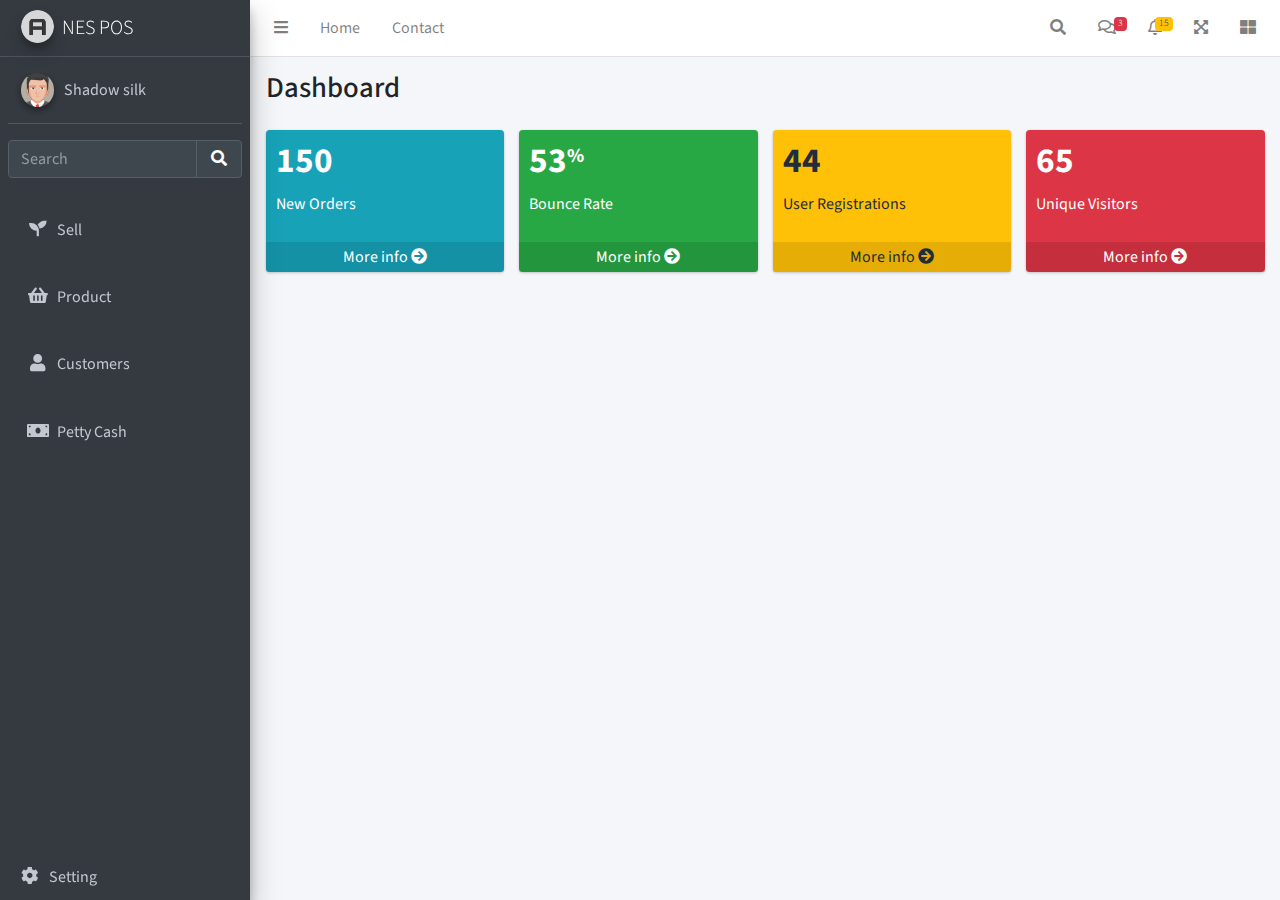
<file: index.html>
<!DOCTYPE html>
<html lang="en">
<head>
  <meta charset="utf-8">
  <meta name="viewport" content="width=device-width, initial-scale=1">
  <title>admin Dashboard11</title>

  <!-- Google Font: Source Sans Pro -->
  <link rel="stylesheet" href="https://fonts.googleapis.com/css?family=Source+Sans+Pro:300,400,400i,700&display=fallback">
  <!-- Font Awesome -->
  <link rel="stylesheet" href="plugins/fontawesome-free/css/all.min.css">
  <!-- Ionicons -->
  <link rel="stylesheet" href="https://code.ionicframework.com/ionicons/2.0.1/css/ionicons.min.css">
  <!-- Tempusdominus Bootstrap 4 -->
  <link rel="stylesheet" href="plugins/tempusdominus-bootstrap-4/css/tempusdominus-bootstrap-4.min.css">
  <!-- iCheck -->
  <link rel="stylesheet" href="plugins/icheck-bootstrap/icheck-bootstrap.min.css">
  <!-- JQVMap -->
  <link rel="stylesheet" href="plugins/jqvmap/jqvmap.min.css">
  <!-- Theme style -->
  <link rel="stylesheet" href="dist/css/adminlte.min.css">
  <!-- overlayScrollbars -->
  <link rel="stylesheet" href="plugins/overlayScrollbars/css/OverlayScrollbars.min.css">
  <!-- Daterange picker -->
  <link rel="stylesheet" href="plugins/daterangepicker/daterangepicker.css">
  <!-- summernote -->
  <link rel="stylesheet" href="plugins/summernote/summernote-bs4.min.css">
  <link rel="stylesheet" href="style.css">
</head>
<body class="hold-transition sidebar-mini layout-fixed">
<div class="wrapper">

  <!-- Preloader -->
  <div class="preloader flex-column justify-content-center align-items-center">
    <img class="animation__shake" src="dist/img/AdminLTELogo.png" alt="AdminLTELogo" height="60" width="60">
  </div>

  <!-- Navbar -->
  <nav class="main-header navbar navbar-expand navbar-white navbar-light">
    <!-- Left navbar links -->
    <ul class="navbar-nav">
      <li class="nav-item">
        <a class="nav-link" data-widget="pushmenu" href="#" role="button"><i class="fas fa-bars"></i></a>
      </li>
      <li class="nav-item d-none d-sm-inline-block">
        <a href="#" class="nav-link">Home</a>
      </li>
      <li class="nav-item d-none d-sm-inline-block">
        <a href="#" class="nav-link">Contact</a>
      </li>
    </ul>

    <!-- Right navbar links -->
    <ul class="navbar-nav ml-auto">
      <!-- Navbar Search -->
      <li class="nav-item">
        <a class="nav-link" data-widget="navbar-search" href="#" role="button">
          <i class="fas fa-search"></i>
        </a>
        <div class="navbar-search-block">
          <form class="form-inline">
            <div class="input-group input-group-sm">
              <input class="form-control form-control-navbar" type="search" placeholder="Search" aria-label="Search">
              <div class="input-group-append">
                <button class="btn btn-navbar" type="submit">
                  <i class="fas fa-search"></i>
                </button>
                <button class="btn btn-navbar" type="button" data-widget="navbar-search">
                  <i class="fas fa-times"></i>
                </button>
              </div>
            </div>
          </form>
        </div>
      </li>

      <!-- Messages Dropdown Menu -->
      <li class="nav-item dropdown">
        <a class="nav-link" data-toggle="dropdown" href="#">
          <i class="far fa-comments"></i>
          <span class="badge badge-danger navbar-badge">3</span>
        </a>
        <div class="dropdown-menu dropdown-menu-lg dropdown-menu-right">
          <a href="#" class="dropdown-item">
            <!-- Message Start -->
            <div class="media">
              <img src="dist/img/user1-128x128.jpg" alt="User Avatar" class="img-size-50 mr-3 img-circle">
              <div class="media-body">
                <h3 class="dropdown-item-title">
                  Brad Diesel
                  <span class="float-right text-sm text-danger"><i class="fas fa-star"></i></span>
                </h3>
                <p class="text-sm">Call me whenever you can...</p>
                <p class="text-sm text-muted"><i class="far fa-clock mr-1"></i> 4 Hours Ago</p>
              </div>
            </div>
            <!-- Message End -->
          </a>
          <div class="dropdown-divider"></div>
          <a href="#" class="dropdown-item">
            <!-- Message Start -->
            <div class="media">
              <img src="dist/img/user8-128x128.jpg" alt="User Avatar" class="img-size-50 img-circle mr-3">
              <div class="media-body">
                <h3 class="dropdown-item-title">
                  John Pierce
                  <span class="float-right text-sm text-muted"><i class="fas fa-star"></i></span>
                </h3>
                <p class="text-sm">I got your message bro</p>
                <p class="text-sm text-muted"><i class="far fa-clock mr-1"></i> 4 Hours Ago</p>
              </div>
            </div>
            <!-- Message End -->
          </a>
          <div class="dropdown-divider"></div>
          <a href="#" class="dropdown-item">
            <!-- Message Start -->
            <div class="media">
              <img src="dist/img/user3-128x128.jpg" alt="User Avatar" class="img-size-50 img-circle mr-3">
              <div class="media-body">
                <h3 class="dropdown-item-title">
                  Nora Silvester
                  <span class="float-right text-sm text-warning"><i class="fas fa-star"></i></span>
                </h3>
                <p class="text-sm">The subject goes here</p>
                <p class="text-sm text-muted"><i class="far fa-clock mr-1"></i> 4 Hours Ago</p>
              </div>
            </div>
            <!-- Message End -->
          </a>
          <div class="dropdown-divider"></div>
          <a href="#" class="dropdown-item dropdown-footer">See All Messages</a>
        </div>
      </li>
      <!-- Notifications Dropdown Menu -->
      <li class="nav-item dropdown">
        <a class="nav-link" data-toggle="dropdown" href="#">
          <i class="far fa-bell"></i>
          <span class="badge badge-warning navbar-badge">15</span>
        </a>
        <div class="dropdown-menu dropdown-menu-lg dropdown-menu-right">
          <span class="dropdown-item dropdown-header">15 Notifications</span>
          <div class="dropdown-divider"></div>
          <a href="#" class="dropdown-item">
            <i class="fas fa-envelope mr-2"></i> 4 new messages
            <span class="float-right text-muted text-sm">3 mins</span>
          </a>
          <div class="dropdown-divider"></div>
          <a href="#" class="dropdown-item">
            <i class="fas fa-users mr-2"></i> 8 friend requests
            <span class="float-right text-muted text-sm">12 hours</span>
          </a>
          <div class="dropdown-divider"></div>
          <a href="#" class="dropdown-item">
            <i class="fas fa-file mr-2"></i> 3 new reports
            <span class="float-right text-muted text-sm">2 days</span>
          </a>
          <div class="dropdown-divider"></div>
          <a href="#" class="dropdown-item dropdown-footer">See All Notifications</a>
        </div>
      </li>
      <li class="nav-item">
        <a class="nav-link" data-widget="fullscreen" href="#" role="button">
          <i class="fas fa-expand-arrows-alt"></i>
        </a>
      </li>
      <li class="nav-item">
        <a class="nav-link" data-widget="control-sidebar" data-controlsidebar-slide="true" href="#" role="button">
          <i class="fas fa-th-large"></i>
        </a>
      </li>
    </ul>
  </nav>
  <!-- /.navbar -->

  <!-- Main Sidebar Container -->
  <aside class="main-sidebar sidebar-dark-primary elevation-4">
    <!-- Brand Logo -->
    <a href="index.html" class="brand-link">
      <img src="dist/img/AdminLTELogo.png" alt="AdminLTE Logo" class="brand-image img-circle elevation-3" style="opacity: .8">
      <span class="brand-text font-weight-light">NES POS</span>
    </a>

    <!-- Sidebar -->
    <div class="sidebar">
      <!-- Sidebar user panel (optional) -->
      <div class="user-panel mt-3 pb-3 mb-3 d-flex">
        <div class="image">
          <img src="dist/img/avatar5.png" class="img-circle elevation-2" alt="User Image">
        </div>
        <div class="info">
          <a href="#" class="d-block">Shadow silk</a>
        </div>
      </div>

      <!-- SidebarSearch Form -->
      <div class="form-inline">
        <div class="input-group" data-widget="sidebar-search">
          <input class="form-control form-control-sidebar" type="search" placeholder="Search" aria-label="Search">
          <div class="input-group-append">
            <button class="btn btn-sidebar">
              <i class="fas fa-search fa-fw"></i>
            </button>
          </div>
        </div>
      </div>

      <!-- Sidebar Menu -->
      <nav class="mt-2">
  
        <ul class="nav nav-pills nav-sidebar flex-column" data-widget="treeview" role="menu" data-accordion="false">
          <li class="nav-item mt-4">
            <a href="./sell.html" class="nav-link">
              <i class="nav-icon fas fa-seedling"></i>
              <p>Sell</p>
            </a>
          </li>
          <li class="nav-item  mt-4">
            <a href="./product.html" class="nav-link">
              <i class=" nav-icon fas fa-shopping-basket"></i>
              <p>Product</p>
            </a>
          </li>
          <li class="nav-item mt-4">
            <a href="./customer.html" class="nav-link">
              <i class="nav-icon fas fa-user"></i>
              <p>Customers</p>
            </a>
          </li>
          <li class="nav-item mt-4">
            <a href="./Pettycash.html" class="nav-link">
              <i class=" nav-icon fas fa-money-bill"></i>
              <p>Petty Cash</p>
            </a>
          </li>

          <li class="nav-item fixed-bottom">
            <a href="./setting.html" class="nav-link">
              <i class=" nav-icon fas fa-cog"></i>
              <p>Setting</p>
            </a>
          </li>
        </ul>
  </nav>
 
      <!-- /.sidebar-menu -->
    </div>
    <!-- /.sidebar -->
  </aside>

  <!-- Content Wrapper. Contains page content -->
  <div class="content-wrapper">
    <!-- Content Header (Page header) -->
    <div class="content-header">
      <div class="container-fluid">
        <div class="row mb-2">
          <div class="col-sm-6">
            <h1 class="m-0">Dashboard</h1>
          </div><!-- /.col -->
         <!-- /.col -->
        </div><!-- /.row -->
      </div><!-- /.container-fluid -->
    </div>
    <!-- /.content-header -->

    <!-- Main content -->
    <section class="content">
      <div class="container-fluid">
        <!-- Small boxes (Stat box) -->
        <div class="row">
          <div class="col-lg-3 col-6">
            <!-- small box -->
            <div class="small-box bg-info">
              <div class="inner">
                <h3>150</h3>

                <p>New Orders</p>
              </div>
              <div class="icon">
                <i class="ion ion-bag"></i>
              </div>
              <a href="index.html" class="small-box-footer">More info <i class="fas fa-arrow-circle-right"></i></a>
            </div>
          </div>
          <!-- ./col -->
          <div class="col-lg-3 col-6">
            <!-- small box -->
            <div class="small-box bg-success">
              <div class="inner">
                <h3>53<sup style="font-size: 20px">%</sup></h3>

                <p>Bounce Rate</p>
              </div>
              <div class="icon">
                <i class="ion ion-stats-bars"></i>
              </div>
              <a href="index.html" class="small-box-footer">More info <i class="fas fa-arrow-circle-right"></i></a>
            </div>
          </div>
          <!-- ./col -->
          <div class="col-lg-3 col-6">
            <!-- small box -->
            <div class="small-box bg-warning">
              <div class="inner">
                <h3>44</h3>

                <p>User Registrations</p>
              </div>
              <div class="icon">
                <i class="ion ion-person-add"></i>
              </div>
              <a href="#" class="small-box-footer">More info <i class="fas fa-arrow-circle-right"></i></a>
            </div>
          </div>
          <!-- ./col -->
          <div class="col-lg-3 col-6">
            <!-- small box -->
            <div class="small-box bg-danger">
              <div class="inner">
                <h3>65</h3>

                <p>Unique Visitors</p>
              </div>
              <div class="icon">
                <i class="ion ion-pie-graph"></i>
              </div>
              <a href="#" class="small-box-footer">More info <i class="fas fa-arrow-circle-right"></i></a>
            </div>
          </div>
          <!-- ./col -->
        </div>
        <!-- /.row -->
        <!-- Main row -->
       

  <!-- Control Sidebar -->
  <aside class="control-sidebar control-sidebar-dark">
    <!-- Control sidebar content goes here -->
  </aside>
  <!-- /.control-sidebar -->
</div>
<!-- ./wrapper -->

<!-- jQuery -->
<script src="plugins/jquery/jquery.min.js"></script>
<!-- jQuery UI 1.11.4 -->
<script src="plugins/jquery-ui/jquery-ui.min.js"></script>
<!-- Resolve conflict in jQuery UI tooltip with Bootstrap tooltip -->
<script>
  $.widget.bridge('uibutton', $.ui.button)
</script>
<!-- Bootstrap 4 -->
<script src="plugins/bootstrap/js/bootstrap.bundle.min.js"></script>
<!-- ChartJS -->
<script src="plugins/chart.js/Chart.min.js"></script>
<!-- Sparkline -->
<script src="plugins/sparklines/sparkline.js"></script>
<!-- JQVMap -->
<script src="plugins/jqvmap/jquery.vmap.min.js"></script>
<script src="plugins/jqvmap/maps/jquery.vmap.usa.js"></script>
<!-- jQuery Knob Chart -->
<script src="plugins/jquery-knob/jquery.knob.min.js"></script>
<!-- daterangepicker -->
<script src="plugins/moment/moment.min.js"></script>
<script src="plugins/daterangepicker/daterangepicker.js"></script>
<!-- Tempusdominus Bootstrap 4 -->
<script src="plugins/tempusdominus-bootstrap-4/js/tempusdominus-bootstrap-4.min.js"></script>
<!-- Summernote -->
<script src="plugins/summernote/summernote-bs4.min.js"></script>
<!-- overlayScrollbars -->
<script src="plugins/overlayScrollbars/js/jquery.overlayScrollbars.min.js"></script>
<!-- AdminLTE App -->
<script src="dist/js/adminlte.js"></script>
<!-- AdminLTE for demo purposes -->
<script src="dist/js/demo.js"></script>
<!-- AdminLTE dashboard demo (This is only for demo purposes) -->
<script src="dist/js/pages/dashboard.js"></script>
</body>
</html>
</file>
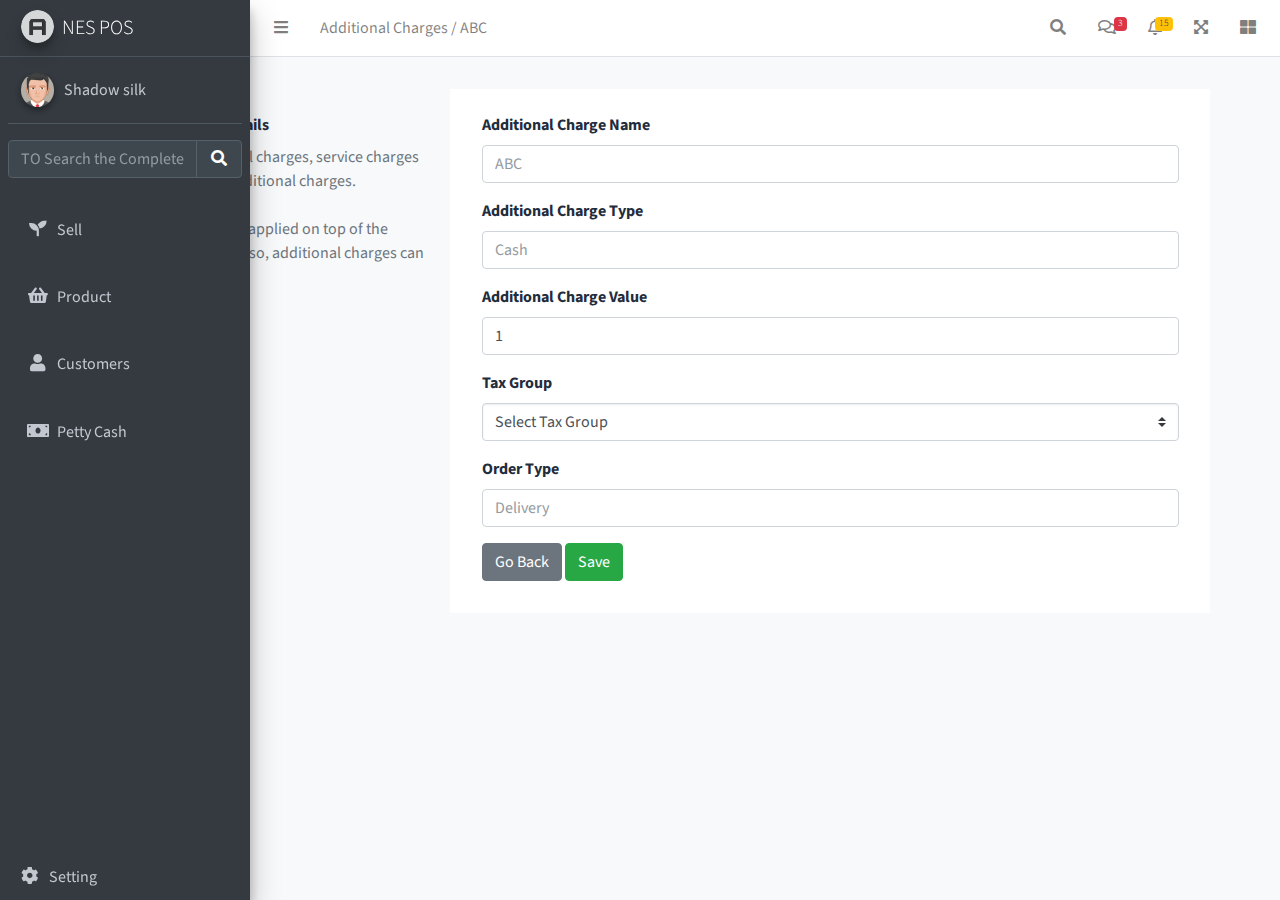
<file: additionalform.html>
<!DOCTYPE html>
<html lang="en">
<head>
    <meta charset="UTF-8">
    <meta http-equiv="X-UA-Compatible" content="IE=edge">
    <meta name="viewport" content="width=device-width, initial-scale=1.0">
    <title>Document</title>

     <!-- Google Font: Source Sans Pro -->
  <link rel="stylesheet" href="https://fonts.googleapis.com/css?family=Source+Sans+Pro:300,400,400i,700&display=fallback">
  <!-- Font Awesome -->
  <link rel="stylesheet" href="plugins/fontawesome-free/css/all.min.css">
  <!-- Ionicons -->
  <link rel="stylesheet" href="https://code.ionicframework.com/ionicons/2.0.1/css/ionicons.min.css">
  <!-- Tempusdominus Bootstrap 4 -->
  <link rel="stylesheet" href="plugins/tempusdominus-bootstrap-4/css/tempusdominus-bootstrap-4.min.css">
  <!-- iCheck -->
  <link rel="stylesheet" href="plugins/icheck-bootstrap/icheck-bootstrap.min.css">
  <!-- JQVMap -->
  <link rel="stylesheet" href="plugins/jqvmap/jqvmap.min.css">
  <!-- Theme style -->
  <link rel="stylesheet" href="dist/css/adminlte.min.css">
  <!-- overlayScrollbars -->
  <link rel="stylesheet" href="plugins/overlayScrollbars/css/OverlayScrollbars.min.css">
  <!-- Daterange picker -->
  <link rel="stylesheet" href="plugins/daterangepicker/daterangepicker.css">
  <!-- summernote -->
  <link rel="stylesheet" href="plugins/summernote/summernote-bs4.min.css">
  <link rel="stylesheet" href="style.css">
  <link href="https://cdn.jsdelivr.net/npm/bootstrap@5.0.2/dist/css/bootstrap.min.css" rel="stylesheet">
</head>
<body>
     <!-- navbar -->
     <!DOCTYPE html>
<html lang="en">
<head>
  <meta charset="utf-8">
  <meta name="viewport" content="width=device-width, initial-scale=1">
  <title>admin Dashboard11</title>

  <!-- Google Font: Source Sans Pro -->
  <link rel="stylesheet" href="https://fonts.googleapis.com/css?family=Source+Sans+Pro:300,400,400i,700&display=fallback">
  <!-- Font Awesome -->
  <link rel="stylesheet" href="plugins/fontawesome-free/css/all.min.css">
  <!-- Ionicons -->
  <link rel="stylesheet" href="https://code.ionicframework.com/ionicons/2.0.1/css/ionicons.min.css">
  <!-- Tempusdominus Bootstrap 4 -->
  <link rel="stylesheet" href="plugins/tempusdominus-bootstrap-4/css/tempusdominus-bootstrap-4.min.css">
  <!-- iCheck -->
  <link rel="stylesheet" href="plugins/icheck-bootstrap/icheck-bootstrap.min.css">
  <!-- JQVMap -->
  <link rel="stylesheet" href="plugins/jqvmap/jqvmap.min.css">
  <!-- Theme style -->
  <link rel="stylesheet" href="dist/css/adminlte.min.css">
  <!-- overlayScrollbars -->
  <link rel="stylesheet" href="plugins/overlayScrollbars/css/OverlayScrollbars.min.css">
  <!-- Daterange picker -->
  <link rel="stylesheet" href="plugins/daterangepicker/daterangepicker.css">
  <!-- summernote -->
  <link rel="stylesheet" href="plugins/summernote/summernote-bs4.min.css">
  <link rel="stylesheet" href="style.css">
</head>
<body class="hold-transition sidebar-mini bg-light layout-fixed">
<div class="wrapper">

  <!-- Preloader -->
  <div class="preloader flex-column justify-content-center align-items-center">
    <img class="animation__shake" src="dist/img/AdminLTELogo.png" alt="AdminLTELogo" height="60" width="60">
  </div>

  <!-- Navbar -->
  <nav class="main-header navbar navbar-expand navbar-white navbar-light">
    <!-- Left navbar links -->
    <ul class="navbar-nav">
      <li class="nav-item">
        <a class="nav-link" data-widget="pushmenu" href="#" role="button"><i class="fas fa-bars"></i></a>
      </li>
      <li class="nav-item d-none d-sm-inline-block">
        <a href="#" class="nav-link">Additional Charges / ABC</a>
      </li>
    </ul>

    <!-- Right navbar links -->
    <ul class="navbar-nav ml-auto">
      <!-- Navbar Search -->
      <li class="nav-item">
        <a class="nav-link" data-widget="navbar-search" href="#" role="button">
          <i class="fas fa-search"></i>
        </a>
        <div class="navbar-search-block">
          <form class="form-inline">
            <div class="input-group input-group-sm">
              <input class="form-control form-control-navbar" type="search" placeholder="Search" aria-label="Search">
              <div class="input-group-append">
                <button class="btn btn-navbar" type="submit">
                  <i class="fas fa-search"></i>
                </button>
                <button class="btn btn-navbar" type="button" data-widget="navbar-search">
                  <i class="fas fa-times"></i>
                </button>
              </div>
            </div>
          </form>
        </div>
      </li>

      <!-- Messages Dropdown Menu -->
      <li class="nav-item dropdown">
        <a class="nav-link" data-toggle="dropdown" href="#">
          <i class="far fa-comments"></i>
          <span class="badge badge-danger navbar-badge">3</span>
        </a>
        <div class="dropdown-menu dropdown-menu-lg dropdown-menu-right">
          <a href="#" class="dropdown-item">
            <!-- Message Start -->
            <div class="media">
              <img src="dist/img/user1-128x128.jpg" alt="User Avatar" class="img-size-50 mr-3 img-circle">
              <div class="media-body">
                <h3 class="dropdown-item-title">
                  Brad Diesel
                  <span class="float-right text-sm text-danger"><i class="fas fa-star"></i></span>
                </h3>
                <p class="text-sm">Call me whenever you can...</p>
                <p class="text-sm text-muted"><i class="far fa-clock mr-1"></i> 4 Hours Ago</p>
              </div>
            </div>
            <!-- Message End -->
          </a>
          <div class="dropdown-divider"></div>
          <a href="#" class="dropdown-item">
            <!-- Message Start -->
            <div class="media">
              <img src="dist/img/user8-128x128.jpg" alt="User Avatar" class="img-size-50 img-circle mr-3">
              <div class="media-body">
                <h3 class="dropdown-item-title">
                  John Pierce
                  <span class="float-right text-sm text-muted"><i class="fas fa-star"></i></span>
                </h3>
                <p class="text-sm">I got your message bro</p>
                <p class="text-sm text-muted"><i class="far fa-clock mr-1"></i> 4 Hours Ago</p>
              </div>
            </div>
            <!-- Message End -->
          </a>
          <div class="dropdown-divider"></div>
          <a href="#" class="dropdown-item">
            <!-- Message Start -->
            <div class="media">
              <img src="dist/img/user3-128x128.jpg" alt="User Avatar" class="img-size-50 img-circle mr-3">
              <div class="media-body">
                <h3 class="dropdown-item-title">
                  Nora Silvester
                  <span class="float-right text-sm text-warning"><i class="fas fa-star"></i></span>
                </h3>
                <p class="text-sm">The subject goes here</p>
                <p class="text-sm text-muted"><i class="far fa-clock mr-1"></i> 4 Hours Ago</p>
              </div>
            </div>
            <!-- Message End -->
          </a>
          <div class="dropdown-divider"></div>
          <a href="#" class="dropdown-item dropdown-footer">See All Messages</a>
        </div>
      </li>
      <!-- Notifications Dropdown Menu -->
      <li class="nav-item dropdown">
        <a class="nav-link" data-toggle="dropdown" href="#">
          <i class="far fa-bell"></i>
          <span class="badge badge-warning navbar-badge">15</span>
        </a>
        <div class="dropdown-menu dropdown-menu-lg dropdown-menu-right">
          <span class="dropdown-item dropdown-header">15 Notifications</span>
          <div class="dropdown-divider"></div>
          <a href="#" class="dropdown-item">
            <i class="fas fa-envelope mr-2"></i> 4 new messages
            <span class="float-right text-muted text-sm">3 mins</span>
          </a>
          <div class="dropdown-divider"></div>
          <a href="#" class="dropdown-item">
            <i class="fas fa-users mr-2"></i> 8 friend requests
            <span class="float-right text-muted text-sm">12 hours</span>
          </a>
          <div class="dropdown-divider"></div>
          <a href="#" class="dropdown-item">
            <i class="fas fa-file mr-2"></i> 3 new reports
            <span class="float-right text-muted text-sm">2 days</span>
          </a>
          <div class="dropdown-divider"></div>
          <a href="#" class="dropdown-item dropdown-footer">See All Notifications</a>
        </div>
      </li>
      <li class="nav-item">
        <a class="nav-link" data-widget="fullscreen" href="#" role="button">
          <i class="fas fa-expand-arrows-alt"></i>
        </a>
      </li>
      <li class="nav-item">
        <a class="nav-link" data-widget="control-sidebar" data-controlsidebar-slide="true" href="#" role="button">
          <i class="fas fa-th-large"></i>
        </a>
      </li>
    </ul>
  </nav>
  <!-- /.navbar -->

  <!-- Main Sidebar Container -->
  <aside class="main-sidebar sidebar-dark-primary elevation-4">
    <!-- Brand Logo -->
    <a href="index.html" class="brand-link">
      <img src="dist/img/AdminLTELogo.png" alt="AdminLTE Logo" class="brand-image img-circle elevation-3" style="opacity: .8">
      <span class="brand-text font-weight-light">NES POS</span>
    </a>

    <!-- Sidebar -->
    <div class="sidebar">
      <!-- Sidebar user panel (optional) -->
      <div class="user-panel mt-3 pb-3 mb-3 d-flex">
        <div class="image">
          <img src="dist/img/avatar5.png" class="img-circle elevation-2" alt="User Image">
        </div>
        <div class="info">
          <a href="#" class="d-block">Shadow silk</a>
        </div>
      </div>

      <!-- SidebarSearch Form -->
      <div class="form-inline">
        <div class="input-group" data-widget="sidebar-search">
          <input class="form-control form-control-sidebar" type="search" placeholder="TO Search the Complete number" aria-label="Search">
          <div class="input-group-append">
            <button class="btn btn-sidebar">
              <i class="fas fa-search fa-fw"></i>
            </button>
          </div>
        </div>
      </div>

      <!-- Sidebar Menu -->
      <nav class="mt-2">
        <!-- <ul class="nav nav-pills nav-sidebar flex-column" data-widget="treeview" role="menu" data-accordion="false"> -->
          <!-- Add icons to the links using the .nav-icon class
               with font-awesome or any other icon font library -->
          <!-- <li class="nav-item menu-open"> -->
            <!-- <a href="#" class="nav-link active">
              <! <i class="nav-icon fas fa-tachometer-alt"></i>
              <p>
                Dashboard
                <i class="right fas fa-angle-left"></i> ->
              </p>
            </a> -->

            
            <ul class="nav nav-pills nav-sidebar flex-column" data-widget="treeview" role="menu" data-accordion="false">
              
                <li class="nav-item mt-4">
                  <a href="./sell.html" class="nav-link">
                    <i class=" nav-icon fas fa-seedling"></i>
                    <p>Sell</p>
                  </a>
                </li>
                <li class="nav-item mt-4">
                  <a href="./product.html" class="nav-link">
                    <i class="nav-icon fas fa-shopping-basket"></i>
                    <p>Product</p>
                  </a>
                </li>
                <li class="nav-item mt-4">
                  <a href="./customer.html" class="nav-link">
                    <i class="nav-icon fas fa-user"></i>
                    <p>Customers</p>
                  </a>
                </li>
                <li class="nav-item mt-4">
                  <a href="./Pettycash.html" class="nav-link">
                    <i class=" nav-icon fas fa-money-bill"></i>
                    <p>Petty Cash</p>
                  </a>
                </li>

                <li class="nav-item fixed-bottom">
                  <a href="./setting.html" class="nav-link">
                    <i class=" nav-icon fas fa-cog"></i>
                    <p>Setting</p>
                  </a>
                </li>
               
          </ul>
      </nav>
      <!-- /.sidebar-menu -->
    </div>
    <!-- /.sidebar -->
  </aside>

  <!-- Content Wrapper. Contains page content -->
   
        <!-- /.row -->
        <!-- Main row -->
       

  <!-- Control Sidebar -->
  <aside class="control-sidebar control-sidebar-dark">
    <!-- Control sidebar content goes here -->
  </aside>
  <!-- /.control-sidebar -->
</div>


<!-- ./wrapper -->
   <!-- form -->
<div class="col-xs-12 bg-light">
<div class="container">
    <div class="row align-items-start mt-2">
      <div class="col-xs-12 col-md-4 mt-4 p-4">
        <span class="text-aligncenter"><b>Additional Charge Details</b></span><br>
        <p class="text-aligncenter mt-2 text-gray">Delivery charges, parcel charges, service charges etc. can be setup as additional charges.<br>

           <br> Additional charges are applied on top of the discounted subtotal. Also, additional charges can have taxes.</p>        </div>
      <div class="col-xs-12 col-md-8  mt-4 bg-white">
        <form class="p-4">
            <div class="mb-3">
              <label for="exampleInputtext" class="form-label">Additional Charge Name</label>
              <input type="text" class="form-control" id="additionalchargename" placeholder="ABC">
              <!-- <div id="emailHelp" class="form-text">We'll never share your email with anyone else.</div> -->
            </div>
            <div class="mb-3">
                <label for="exampleInputtext" class="form-label">Additional Charge Type</label>
                <input type="text" class="form-control" id="additionalchargetype" placeholder="Cash">
                <!-- <div id="emailHelp" class="form-text">We'll never share your email with anyone else.</div> -->
            </div>
            <div class="mb-3">
                <label for="exampleInputtext" class="form-label">Additional Charge Value</label>
                <input type="number" class="form-control" id="additionalchargevalue" placeholder="Set Order (optional)" value="1" min="0" maxlength="4" size="4">
                </select>
            </div>
            <div class="mb-3">
                <label for="exampleInputtext" class="form-label">Tax Group</label>
                <select class="custom-select mr-sm-2" id="taxgroup">
                    <option value="1">Select Tax Group</option>
                    <option value="2">Zero Tax Group</option>
                </select>
                <!-- <div id="emailHelp" class="form-text">We'll never share your email with anyone else.</div> -->
            </div>
            <div class="mb-3">
                <label for="exampleInputtext" class="form-label">Order Type</label>
                <input type="number" class="form-control" id="ordertype"placeholder="Delivery">
                <!-- <div id="emailHelp" class="form-text">We'll never share your email with anyone else.</div> -->
            </div>
            <button type="submit" class="btn btn-secondary mb-2">Go Back</button>
            <button type="submit" class="btn btn-success mb-2">Save</button>
        </form>
    </div>
</div>
   <!-- form -->

    
</div>

 <!-- jQuery --> 
<script src="plugins/jquery/jquery.min.js"></script>
<!-- jQuery UI 1.11.4 -->
<script src="plugins/jquery-ui/jquery-ui.min.js"></script>
<!-- Resolve conflict in jQuery UI tooltip with Bootstrap tooltip -->
<script>
  $.widget.bridge('uibutton', $.ui.button)
</script>
<!-- Bootstrap 4 -->
<script src="plugins/bootstrap/js/bootstrap.bundle.min.js"></script>
<!-- ChartJS -->
<script src="plugins/chart.js/Chart.min.js"></script>
<!-- Sparkline -->
<script src="plugins/sparklines/sparkline.js"></script>
<!-- JQVMap -->
<script src="plugins/jqvmap/jquery.vmap.min.js"></script>
<script src="plugins/jqvmap/maps/jquery.vmap.usa.js"></script>
<!-- jQuery Knob Chart -->
<script src="plugins/jquery-knob/jquery.knob.min.js"></script>
<!-- daterangepicker -->
<script src="plugins/moment/moment.min.js"></script>
<script src="plugins/daterangepicker/daterangepicker.js"></script>
<!-- Tempusdominus Bootstrap 4 -->
<script src="plugins/tempusdominus-bootstrap-4/js/tempusdominus-bootstrap-4.min.js"></script>
<!-- Summernote -->
<script src="plugins/summernote/summernote-bs4.min.js"></script>
<!-- overlayScrollbars -->
<script src="plugins/overlayScrollbars/js/jquery.overlayScrollbars.min.js"></script>
<!-- AdminLTE App -->
<script src="dist/js/adminlte.js"></script>
<!-- AdminLTE for demo purposes -->
<script src="dist/js/demo.js"></script>
<!-- AdminLTE dashboard demo (This is only for demo purposes) -->
<script src="dist/js/pages/dashboard.js"></script>
<script src="https://cdn.jsdelivr.net/npm/bootstrap@5.0.2/dist/js/bootstrap.bundle.min.js"></script>
</body>
</html>
</file>
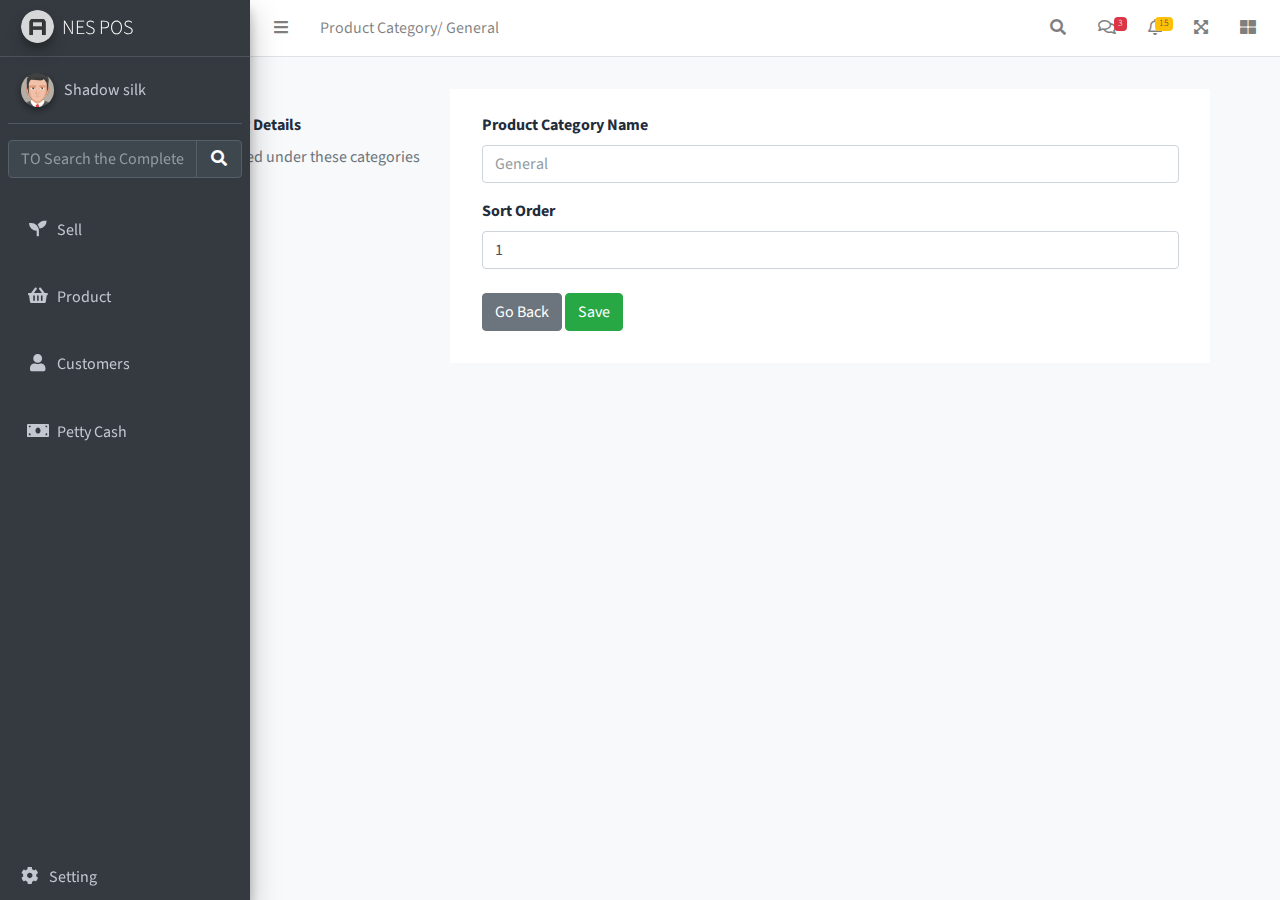
<file: categoryform.html>
<!DOCTYPE html>
<html lang="en">
<head>
    <meta charset="UTF-8">
    <meta http-equiv="X-UA-Compatible" content="IE=edge">
    <meta name="viewport" content="width=device-width, initial-scale=1.0">
    <title>Document</title>

     <!-- Google Font: Source Sans Pro -->
  <link rel="stylesheet" href="https://fonts.googleapis.com/css?family=Source+Sans+Pro:300,400,400i,700&display=fallback">
  <!-- Font Awesome -->
  <link rel="stylesheet" href="plugins/fontawesome-free/css/all.min.css">
  <!-- Ionicons -->
  <link rel="stylesheet" href="https://code.ionicframework.com/ionicons/2.0.1/css/ionicons.min.css">
  <!-- Tempusdominus Bootstrap 4 -->
  <link rel="stylesheet" href="plugins/tempusdominus-bootstrap-4/css/tempusdominus-bootstrap-4.min.css">
  <!-- iCheck -->
  <link rel="stylesheet" href="plugins/icheck-bootstrap/icheck-bootstrap.min.css">
  <!-- JQVMap -->
  <link rel="stylesheet" href="plugins/jqvmap/jqvmap.min.css">
  <!-- Theme style -->
  <link rel="stylesheet" href="dist/css/adminlte.min.css">
  <!-- overlayScrollbars -->
  <link rel="stylesheet" href="plugins/overlayScrollbars/css/OverlayScrollbars.min.css">
  <!-- Daterange picker -->
  <link rel="stylesheet" href="plugins/daterangepicker/daterangepicker.css">
  <!-- summernote -->
  <link rel="stylesheet" href="plugins/summernote/summernote-bs4.min.css">
  <link rel="stylesheet" href="style.css">
  <link href="https://cdn.jsdelivr.net/npm/bootstrap@5.0.2/dist/css/bootstrap.min.css" rel="stylesheet">
</head>
<body>
     <!-- navbar -->
     <!DOCTYPE html>
<html lang="en">
<head>
  <meta charset="utf-8">
  <meta name="viewport" content="width=device-width, initial-scale=1">
  <title>admin Dashboard11</title>

  <!-- Google Font: Source Sans Pro -->
  <link rel="stylesheet" href="https://fonts.googleapis.com/css?family=Source+Sans+Pro:300,400,400i,700&display=fallback">
  <!-- Font Awesome -->
  <link rel="stylesheet" href="plugins/fontawesome-free/css/all.min.css">
  <!-- Ionicons -->
  <link rel="stylesheet" href="https://code.ionicframework.com/ionicons/2.0.1/css/ionicons.min.css">
  <!-- Tempusdominus Bootstrap 4 -->
  <link rel="stylesheet" href="plugins/tempusdominus-bootstrap-4/css/tempusdominus-bootstrap-4.min.css">
  <!-- iCheck -->
  <link rel="stylesheet" href="plugins/icheck-bootstrap/icheck-bootstrap.min.css">
  <!-- JQVMap -->
  <link rel="stylesheet" href="plugins/jqvmap/jqvmap.min.css">
  <!-- Theme style -->
  <link rel="stylesheet" href="dist/css/adminlte.min.css">
  <!-- overlayScrollbars -->
  <link rel="stylesheet" href="plugins/overlayScrollbars/css/OverlayScrollbars.min.css">
  <!-- Daterange picker -->
  <link rel="stylesheet" href="plugins/daterangepicker/daterangepicker.css">
  <!-- summernote -->
  <link rel="stylesheet" href="plugins/summernote/summernote-bs4.min.css">
  <link rel="stylesheet" href="style.css">
</head>
<body class="hold-transition sidebar-mini layout-fixed bg-light">
<div class="wrapper">

  <!-- Preloader -->
  <div class="preloader flex-column justify-content-center align-items-center">
    <img class="animation__shake" src="dist/img/AdminLTELogo.png" alt="AdminLTELogo" height="60" width="60">
  </div>

  <!-- Navbar -->
  <nav class="main-header navbar navbar-expand navbar-white navbar-light">
    <!-- Left navbar links -->
    <ul class="navbar-nav">
      <li class="nav-item">
        <a class="nav-link" data-widget="pushmenu" href="#" role="button"><i class="fas fa-bars"></i></a>
      </li>
      <li class="nav-item d-none d-sm-inline-block">
        <a href="#" class="nav-link">Product Category/ General</a>
      </li>
    </ul>

    <!-- Right navbar links -->
    <ul class="navbar-nav ml-auto">
      <!-- Navbar Search -->
      <li class="nav-item">
        <a class="nav-link" data-widget="navbar-search" href="#" role="button">
          <i class="fas fa-search"></i>
        </a>
        <div class="navbar-search-block">
          <form class="form-inline">
            <div class="input-group input-group-sm">
              <input class="form-control form-control-navbar" type="search" placeholder="Search" aria-label="Search">
              <div class="input-group-append">
                <button class="btn btn-navbar" type="submit">
                  <i class="fas fa-search"></i>
                </button>
                <button class="btn btn-navbar" type="button" data-widget="navbar-search">
                  <i class="fas fa-times"></i>
                </button>
              </div>
            </div>
          </form>
        </div>
      </li>

      <!-- Messages Dropdown Menu -->
      <li class="nav-item dropdown">
        <a class="nav-link" data-toggle="dropdown" href="#">
          <i class="far fa-comments"></i>
          <span class="badge badge-danger navbar-badge">3</span>
        </a>
        <div class="dropdown-menu dropdown-menu-lg dropdown-menu-right">
          <a href="#" class="dropdown-item">
            <!-- Message Start -->
            <div class="media">
              <img src="dist/img/user1-128x128.jpg" alt="User Avatar" class="img-size-50 mr-3 img-circle">
              <div class="media-body">
                <h3 class="dropdown-item-title">
                  Brad Diesel
                  <span class="float-right text-sm text-danger"><i class="fas fa-star"></i></span>
                </h3>
                <p class="text-sm">Call me whenever you can...</p>
                <p class="text-sm text-muted"><i class="far fa-clock mr-1"></i> 4 Hours Ago</p>
              </div>
            </div>
            <!-- Message End -->
          </a>
          <div class="dropdown-divider"></div>
          <a href="#" class="dropdown-item">
            <!-- Message Start -->
            <div class="media">
              <img src="dist/img/user8-128x128.jpg" alt="User Avatar" class="img-size-50 img-circle mr-3">
              <div class="media-body">
                <h3 class="dropdown-item-title">
                  John Pierce
                  <span class="float-right text-sm text-muted"><i class="fas fa-star"></i></span>
                </h3>
                <p class="text-sm">I got your message bro</p>
                <p class="text-sm text-muted"><i class="far fa-clock mr-1"></i> 4 Hours Ago</p>
              </div>
            </div>
            <!-- Message End -->
          </a>
          <div class="dropdown-divider"></div>
          <a href="#" class="dropdown-item">
            <!-- Message Start -->
            <div class="media">
              <img src="dist/img/user3-128x128.jpg" alt="User Avatar" class="img-size-50 img-circle mr-3">
              <div class="media-body">
                <h3 class="dropdown-item-title">
                  Nora Silvester
                  <span class="float-right text-sm text-warning"><i class="fas fa-star"></i></span>
                </h3>
                <p class="text-sm">The subject goes here</p>
                <p class="text-sm text-muted"><i class="far fa-clock mr-1"></i> 4 Hours Ago</p>
              </div>
            </div>
            <!-- Message End -->
          </a>
          <div class="dropdown-divider"></div>
          <a href="#" class="dropdown-item dropdown-footer">See All Messages</a>
        </div>
      </li>
      <!-- Notifications Dropdown Menu -->
      <li class="nav-item dropdown">
        <a class="nav-link" data-toggle="dropdown" href="#">
          <i class="far fa-bell"></i>
          <span class="badge badge-warning navbar-badge">15</span>
        </a>
        <div class="dropdown-menu dropdown-menu-lg dropdown-menu-right">
          <span class="dropdown-item dropdown-header">15 Notifications</span>
          <div class="dropdown-divider"></div>
          <a href="#" class="dropdown-item">
            <i class="fas fa-envelope mr-2"></i> 4 new messages
            <span class="float-right text-muted text-sm">3 mins</span>
          </a>
          <div class="dropdown-divider"></div>
          <a href="#" class="dropdown-item">
            <i class="fas fa-users mr-2"></i> 8 friend requests
            <span class="float-right text-muted text-sm">12 hours</span>
          </a>
          <div class="dropdown-divider"></div>
          <a href="#" class="dropdown-item">
            <i class="fas fa-file mr-2"></i> 3 new reports
            <span class="float-right text-muted text-sm">2 days</span>
          </a>
          <div class="dropdown-divider"></div>
          <a href="#" class="dropdown-item dropdown-footer">See All Notifications</a>
        </div>
      </li>
      <li class="nav-item">
        <a class="nav-link" data-widget="fullscreen" href="#" role="button">
          <i class="fas fa-expand-arrows-alt"></i>
        </a>
      </li>
      <li class="nav-item">
        <a class="nav-link" data-widget="control-sidebar" data-controlsidebar-slide="true" href="#" role="button">
          <i class="fas fa-th-large"></i>
        </a>
      </li>
    </ul>
  </nav>
  <!-- /.navbar -->

  <!-- Main Sidebar Container -->
  <aside class="main-sidebar sidebar-dark-primary elevation-4">
    <!-- Brand Logo -->
    <a href="index.html" class="brand-link">
      <img src="dist/img/AdminLTELogo.png" alt="AdminLTE Logo" class="brand-image img-circle elevation-3" style="opacity: .8">
      <span class="brand-text font-weight-light">NES POS</span>
    </a>

    <!-- Sidebar -->
    <div class="sidebar">
      <!-- Sidebar user panel (optional) -->
      <div class="user-panel mt-3 pb-3 mb-3 d-flex">
        <div class="image">
          <img src="dist/img/avatar5.png" class="img-circle elevation-2" alt="User Image">
        </div>
        <div class="info">
          <a href="#" class="d-block">Shadow silk</a>
        </div>
      </div>

      <!-- SidebarSearch Form -->
      <div class="form-inline">
        <div class="input-group" data-widget="sidebar-search">
          <input class="form-control form-control-sidebar" type="search" placeholder="TO Search the Complete number" aria-label="Search">
          <div class="input-group-append">
            <button class="btn btn-sidebar">
              <i class="fas fa-search fa-fw"></i>
            </button>
          </div>
        </div>
      </div>

      <!-- Sidebar Menu -->
      <nav class="mt-2">
        <!-- <ul class="nav nav-pills nav-sidebar flex-column" data-widget="treeview" role="menu" data-accordion="false"> -->
          <!-- Add icons to the links using the .nav-icon class
               with font-awesome or any other icon font library -->
          <!-- <li class="nav-item menu-open"> -->
            <!-- <a href="#" class="nav-link active">
              <! <i class="nav-icon fas fa-tachometer-alt"></i>
              <p>
                Dashboard
                <i class="right fas fa-angle-left"></i> ->
              </p>
            </a> -->

            
            <ul class="nav nav-pills nav-sidebar flex-column" data-widget="treeview" role="menu" data-accordion="false">
              
                <li class="nav-item mt-4">
                  <a href="./sell.html" class="nav-link">
                    <i class=" nav-icon fas fa-seedling"></i>
                    <p>Sell</p>
                  </a>
                </li>
                <li class="nav-item mt-4">
                  <a href="./product.html" class="nav-link">
                    <i class="nav-icon fas fa-shopping-basket"></i>
                    <p>Product</p>
                  </a>
                </li>
                <li class="nav-item mt-4">
                  <a href="./customer.html" class="nav-link">
                    <i class="nav-icon fas fa-user"></i>
                    <p>Customers</p>
                  </a>
                </li>
                <li class="nav-item mt-4">
                  <a href="./Pettycash.html" class="nav-link">
                    <i class=" nav-icon fas fa-money-bill"></i>
                    <p>Petty Cash</p>
                  </a>
                </li>

                <li class="nav-item fixed-bottom">
                  <a href="./setting.html" class="nav-link">
                    <i class=" nav-icon fas fa-cog"></i>
                    <p>Setting</p>
                  </a>
                </li>
               
          </ul>
      </nav>
      <!-- /.sidebar-menu -->
    </div>
    <!-- /.sidebar -->
  </aside>

  <!-- Content Wrapper. Contains page content -->
   
        <!-- /.row -->
        <!-- Main row -->
       

  <!-- Control Sidebar -->
  <aside class="control-sidebar control-sidebar-dark">
    <!-- Control sidebar content goes here -->
  </aside>
  <!-- /.control-sidebar -->
</div>


<!-- ./wrapper -->
   <!-- form -->
<div class="col-xs-12">
<div class="container">
   <!-- 2nd form -->
        <div class="row align-items-start  mt-2">
              <div class="col-xs-12 col-md-4  mt-4 p-4">
                <span class="text-aligncenter"><b>Your Product Category Details</b></span><br>
                <p class="text-aligncenter mt-2 text-gray">Products will be grouped under these categories in the sales register.</p>                
              </div>
            <div class="col-xs-12 col-md-8  mt-4 bg-white mb-4">
                <form class="p-4">
                    <div class="mb-3">
                      <label for="exampleInputtext" class="form-label">Product Category Name</label>
                      <input type="text" class="form-control" id="productcategoryname" placeholder="General">
                      <!-- <div id="emailHelp" class="form-text">We'll never share your email with anyone else.</div> -->
                    </div>

                    <div class="mb-3">
                        <label for="exampleInputtext" class="form-label">Sort Order</label>
                        <input type="number" class="form-control" id="sortorder" placeholder="Set Order (optional)" value="1" min="0" maxlength="4" size="4">
                        </select>
                    </div>
                    <button type="submit" class="btn btn-secondary mt-2 mb-2">Go Back</button>
                    <button type="submit" class="btn btn-success mt-2 mb-2">Save</button>
                </form>
            </div>
        </div>
    <!-- 2nd form end -->
</div>
</div>

 <!-- jQuery --> 
<script src="plugins/jquery/jquery.min.js"></script>
<!-- jQuery UI 1.11.4 -->
<script src="plugins/jquery-ui/jquery-ui.min.js"></script>
<!-- Resolve conflict in jQuery UI tooltip with Bootstrap tooltip -->
<script>
  $.widget.bridge('uibutton', $.ui.button)
</script>
<!-- Bootstrap 4 -->
<script src="plugins/bootstrap/js/bootstrap.bundle.min.js"></script>
<!-- ChartJS -->
<script src="plugins/chart.js/Chart.min.js"></script>
<!-- Sparkline -->
<script src="plugins/sparklines/sparkline.js"></script>
<!-- JQVMap -->
<script src="plugins/jqvmap/jquery.vmap.min.js"></script>
<script src="plugins/jqvmap/maps/jquery.vmap.usa.js"></script>
<!-- jQuery Knob Chart -->
<script src="plugins/jquery-knob/jquery.knob.min.js"></script>
<!-- daterangepicker -->
<script src="plugins/moment/moment.min.js"></script>
<script src="plugins/daterangepicker/daterangepicker.js"></script>
<!-- Tempusdominus Bootstrap 4 -->
<script src="plugins/tempusdominus-bootstrap-4/js/tempusdominus-bootstrap-4.min.js"></script>
<!-- Summernote -->
<script src="plugins/summernote/summernote-bs4.min.js"></script>
<!-- overlayScrollbars -->
<script src="plugins/overlayScrollbars/js/jquery.overlayScrollbars.min.js"></script>
<!-- AdminLTE App -->
<script src="dist/js/adminlte.js"></script>
<!-- AdminLTE for demo purposes -->
<script src="dist/js/demo.js"></script>
<!-- AdminLTE dashboard demo (This is only for demo purposes) -->
<script src="dist/js/pages/dashboard.js"></script>
<script src="https://cdn.jsdelivr.net/npm/bootstrap@5.0.2/dist/js/bootstrap.bundle.min.js"></script>
</body>
</html>


    <!-- form -->
    <!-- <div class="container bg-light-gray">
        <div class="row align-items-start">
              <div class="col-4  mt-4">
               Lorem ipsum dolor sit amet, consectetur adipisicing elit. Non alias, nam esse cum amet architecto obcaecati consequuntur odio praesentium possimus dicta numquam voluptatibus dolorem omnis inventore odit molestias soluta quisquam.
              </div>
            <div class="col-8  mt-4">
                <form>
                    <div class="mb-3">
                      <label for="exampleInputEmail1" class="form-label">Email address</label>
                      <input type="email" class="form-control" id="exampleInputEmail1" aria-describedby="emailHelp">
                      <div id="emailHelp" class="form-text">We'll never share your email with anyone else.</div>
                    </div>
                    <div class="mb-3">
                      <label for="exampleInputPassword1" class="form-label">Password</label>
                      <input type="password" class="form-control" id="exampleInputPassword1">
                    </div>
                    <div class="mb-3 form-check">
                      <input type="checkbox" class="form-check-input" id="exampleCheck1">
                      <label class="form-check-label" for="exampleCheck1">Check me out</label>
                    </div>
                    <button type="submit" class="btn btn-primary">Submit</button>
                  </form>
              </div>
         </div>
     -->
</file>
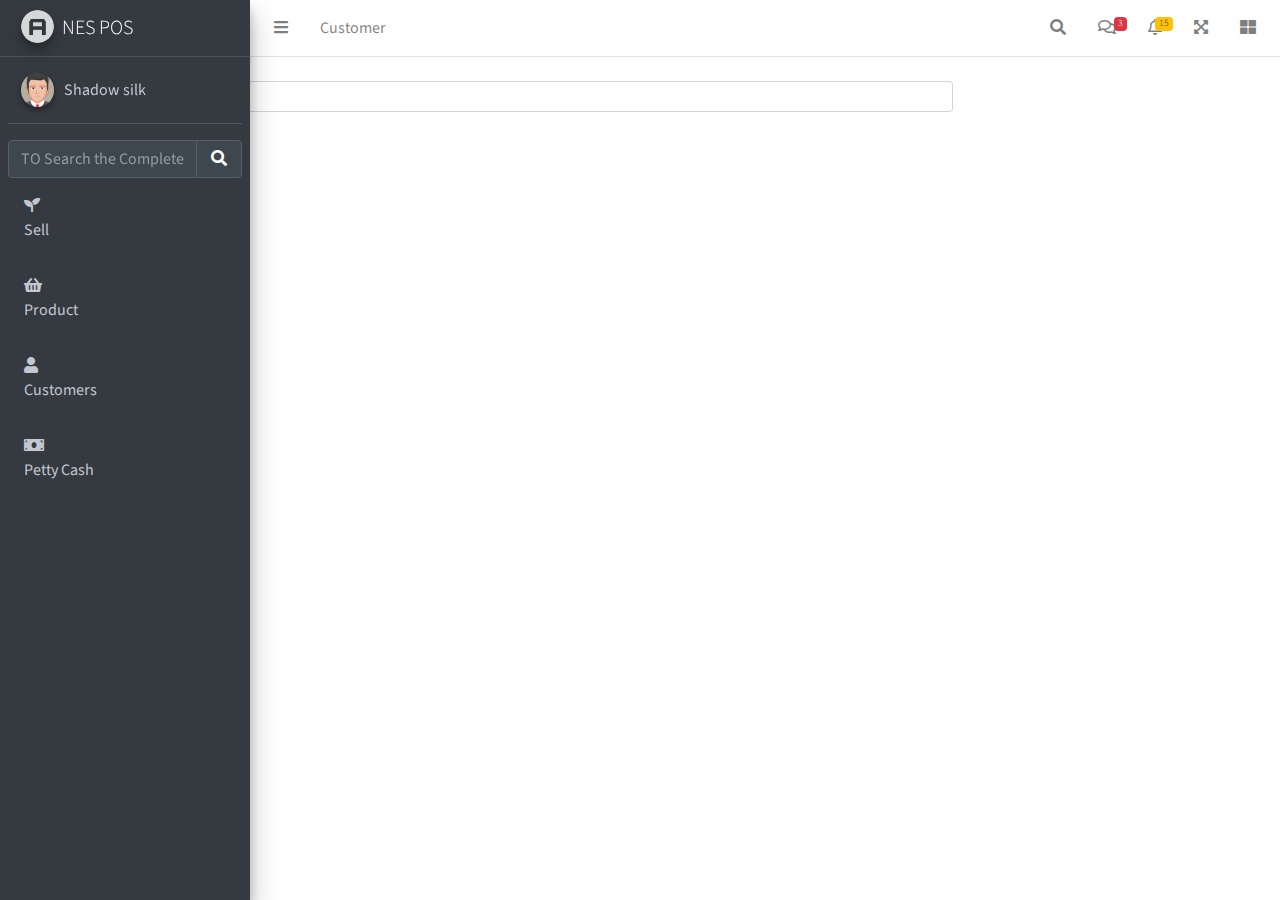
<file: customer.html>
<!DOCTYPE html>
<html lang="en">
<head>
  <meta charset="utf-8">
  <meta name="viewport" content="width=device-width, initial-scale=1">
  <title>admin Dashboard11</title>

  <!-- Google Font: Source Sans Pro -->
  <link rel="stylesheet" href="https://fonts.googleapis.com/css?family=Source+Sans+Pro:300,400,400i,700&display=fallback">
  <!-- Font Awesome -->
  <link rel="stylesheet" href="plugins/fontawesome-free/css/all.min.css">
  <!-- Ionicons -->
  <link rel="stylesheet" href="https://code.ionicframework.com/ionicons/2.0.1/css/ionicons.min.css">
  <!-- Tempusdominus Bootstrap 4 -->
  <link rel="stylesheet" href="plugins/tempusdominus-bootstrap-4/css/tempusdominus-bootstrap-4.min.css">
  <!-- iCheck -->
  <link rel="stylesheet" href="plugins/icheck-bootstrap/icheck-bootstrap.min.css">
  <!-- JQVMap -->
  <link rel="stylesheet" href="plugins/jqvmap/jqvmap.min.css">
  <!-- Theme style -->
  <link rel="stylesheet" href="dist/css/adminlte.min.css">
  <!-- overlayScrollbars -->
  <link rel="stylesheet" href="plugins/overlayScrollbars/css/OverlayScrollbars.min.css">
  <!-- Daterange picker -->
  <link rel="stylesheet" href="plugins/daterangepicker/daterangepicker.css">
  <!-- summernote -->
  <link rel="stylesheet" href="plugins/summernote/summernote-bs4.min.css">
  <link rel="stylesheet" href="style.css">
</head>
<body class="hold-transition sidebar-mini layout-fixed">
<div class="wrapper">

  <!-- Preloader -->
  <div class="preloader flex-column justify-content-center align-items-center">
    <img class="animation__shake" src="dist/img/AdminLTELogo.png" alt="AdminLTELogo" height="60" width="60">
  </div>

  <!-- Navbar -->
  <nav class="main-header navbar navbar-expand navbar-white navbar-light">
    <!-- Left navbar links -->
    <ul class="navbar-nav">
      <li class="nav-item">
        <a class="nav-link" data-widget="pushmenu" href="#" role="button"><i class="fas fa-bars"></i></a>
      </li>
      <li class="nav-item d-none d-sm-inline-block">
        <a href="#" class="nav-link">Customer</a>
      </li>
    </ul>

    <!-- Right navbar links -->
    <ul class="navbar-nav ml-auto">
      <!-- Navbar Search -->
      <li class="nav-item">
        <a class="nav-link" data-widget="navbar-search" href="#" role="button">
          <i class="fas fa-search"></i>
        </a>
        <div class="navbar-search-block">
          <form class="form-inline">
            <div class="input-group input-group-sm">
              <input class="form-control form-control-navbar" type="search" placeholder="Search" aria-label="Search">
              <div class="input-group-append">
                <button class="btn btn-navbar" type="submit">
                  <i class="fas fa-search"></i>
                </button>
                <button class="btn btn-navbar" type="button" data-widget="navbar-search">
                  <i class="fas fa-times"></i>
                </button>
              </div>
            </div>
          </form>
        </div>
      </li>

      <!-- Messages Dropdown Menu -->
      <li class="nav-item dropdown">
        <a class="nav-link" data-toggle="dropdown" href="#">
          <i class="far fa-comments"></i>
          <span class="badge badge-danger navbar-badge">3</span>
        </a>
        <div class="dropdown-menu dropdown-menu-lg dropdown-menu-right">
          <a href="#" class="dropdown-item">
            <!-- Message Start -->
            <div class="media">
              <img src="dist/img/user1-128x128.jpg" alt="User Avatar" class="img-size-50 mr-3 img-circle">
              <div class="media-body">
                <h3 class="dropdown-item-title">
                  Brad Diesel
                  <span class="float-right text-sm text-danger"><i class="fas fa-star"></i></span>
                </h3>
                <p class="text-sm">Call me whenever you can...</p>
                <p class="text-sm text-muted"><i class="far fa-clock mr-1"></i> 4 Hours Ago</p>
              </div>
            </div>
            <!-- Message End -->
          </a>
          <div class="dropdown-divider"></div>
          <a href="#" class="dropdown-item">
            <!-- Message Start -->
            <div class="media">
              <img src="dist/img/user8-128x128.jpg" alt="User Avatar" class="img-size-50 img-circle mr-3">
              <div class="media-body">
                <h3 class="dropdown-item-title">
                  John Pierce
                  <span class="float-right text-sm text-muted"><i class="fas fa-star"></i></span>
                </h3>
                <p class="text-sm">I got your message bro</p>
                <p class="text-sm text-muted"><i class="far fa-clock mr-1"></i> 4 Hours Ago</p>
              </div>
            </div>
            <!-- Message End -->
          </a>
          <div class="dropdown-divider"></div>
          <a href="#" class="dropdown-item">
            <!-- Message Start -->
            <div class="media">
              <img src="dist/img/user3-128x128.jpg" alt="User Avatar" class="img-size-50 img-circle mr-3">
              <div class="media-body">
                <h3 class="dropdown-item-title">
                  Nora Silvester
                  <span class="float-right text-sm text-warning"><i class="fas fa-star"></i></span>
                </h3>
                <p class="text-sm">The subject goes here</p>
                <p class="text-sm text-muted"><i class="far fa-clock mr-1"></i> 4 Hours Ago</p>
              </div>
            </div>
            <!-- Message End -->
          </a>
          <div class="dropdown-divider"></div>
          <a href="#" class="dropdown-item dropdown-footer">See All Messages</a>
        </div>
      </li>
      <!-- Notifications Dropdown Menu -->
      <li class="nav-item dropdown">
        <a class="nav-link" data-toggle="dropdown" href="#">
          <i class="far fa-bell"></i>
          <span class="badge badge-warning navbar-badge">15</span>
        </a>
        <div class="dropdown-menu dropdown-menu-lg dropdown-menu-right">
          <span class="dropdown-item dropdown-header">15 Notifications</span>
          <div class="dropdown-divider"></div>
          <a href="#" class="dropdown-item">
            <i class="fas fa-envelope mr-2"></i> 4 new messages
            <span class="float-right text-muted text-sm">3 mins</span>
          </a>
          <div class="dropdown-divider"></div>
          <a href="#" class="dropdown-item">
            <i class="fas fa-users mr-2"></i> 8 friend requests
            <span class="float-right text-muted text-sm">12 hours</span>
          </a>
          <div class="dropdown-divider"></div>
          <a href="#" class="dropdown-item">
            <i class="fas fa-file mr-2"></i> 3 new reports
            <span class="float-right text-muted text-sm">2 days</span>
          </a>
          <div class="dropdown-divider"></div>
          <a href="#" class="dropdown-item dropdown-footer">See All Notifications</a>
        </div>
      </li>
      <li class="nav-item">
        <a class="nav-link" data-widget="fullscreen" href="#" role="button">
          <i class="fas fa-expand-arrows-alt"></i>
        </a>
      </li>
      <li class="nav-item">
        <a class="nav-link" data-widget="control-sidebar" data-controlsidebar-slide="true" href="#" role="button">
          <i class="fas fa-th-large"></i>
        </a>
      </li>
    </ul>
  </nav>
  <!-- /.navbar -->

  <!-- Main Sidebar Container -->
  <aside class="main-sidebar sidebar-dark-primary elevation-4">
    <!-- Brand Logo -->
    <a href="index.html" class="brand-link">
      <img src="dist/img/AdminLTELogo.png" alt="AdminLTE Logo" class="brand-image img-circle elevation-3" style="opacity: .8">
      <span class="brand-text font-weight-light">NES POS</span>
    </a>

    <!-- Sidebar -->
    <div class="sidebar">
      <!-- Sidebar user panel (optional) -->
      <div class="user-panel mt-3 pb-3 mb-3 d-flex">
        <div class="image">
          <img src="dist/img/avatar5.png" class="img-circle elevation-2" alt="User Image">
        </div>
        <div class="info">
          <a href="#" class="d-block">Shadow silk</a>
        </div>
      </div>

      <!-- SidebarSearch Form -->
      <div class="form-inline">
        <div class="input-group" data-widget="sidebar-search">
          <input class="form-control form-control-sidebar" type="search" placeholder="TO Search the Complete number" aria-label="Search">
          <div class="input-group-append">
            <button class="btn btn-sidebar">
              <i class="fas fa-search fa-fw"></i>
            </button>
          </div>
        </div>
      </div>

      <!-- Sidebar Menu -->
      <nav class="mt-2">
        <!-- <ul class="nav nav-pills nav-sidebar flex-column" data-widget="treeview" role="menu" data-accordion="false"> -->
          <!-- Add icons to the links using the .nav-icon class
               with font-awesome or any other icon font library -->
          <!-- <li class="nav-item menu-open"> -->
            <!-- <a href="#" class="nav-link active">
              <! <i class="nav-icon fas fa-tachometer-alt"></i>
              <p>
                Dashboard
                <i class="right fas fa-angle-left"></i> ->
              </p>
            </a> -->

            
            <ul class="nav nav-treeview bg-dark">
              
                <li class="nav-item">
                  <a href="./sell.html" class="nav-link">
                    <i class="fas fa-seedling"></i>
                    <p>Sell</p>
                  </a>
                </li>
                <li class="nav-item">
                  <a href="./product.html" class="nav-link">
                    <i class="fas fa-shopping-basket"></i>
                    <p>Product</p>
                  </a>
                </li>
                <li class="nav-item">
                  <a href="./customer.html" class="nav-link">
                    <i class="fas fa-user"></i>
                    <p>Customers</p>
                  </a>
                </li>
                <li class="nav-item">
                  <a href="./Pettycash.html" class="nav-link">
                    <i class="fas fa-money-bill"></i>
                    <p>Petty Cash</p>
                  </a>
                </li>
               
          </ul>
      </nav>
      <!-- /.sidebar-menu -->
    </div>
    <!-- /.sidebar -->
  </aside>

  <!-- Content Wrapper. Contains page content -->
   
        <!-- /.row -->
        <!-- Main row -->
       

  <!-- Control Sidebar -->
  <aside class="control-sidebar control-sidebar-dark">
    <!-- Control sidebar content goes here -->
  </aside>
  <!-- /.control-sidebar -->
</div>
<!-- ./wrapper -->
<!-- search box -->
<div class="container mt-4">
    <form class="form-inline active-cyan-3 active-cyan-4">
        <i class="fas fa-search" aria-hidden="true"></i>
        <input class="form-control form-control-sm ml-3 w-75" type="text" placeholder="Search"
          aria-label="Search">
      </form>
</div>

<!-- jQuery -->
<script src="plugins/jquery/jquery.min.js"></script>
<!-- jQuery UI 1.11.4 -->
<script src="plugins/jquery-ui/jquery-ui.min.js"></script>
<!-- Resolve conflict in jQuery UI tooltip with Bootstrap tooltip -->
<script>
  $.widget.bridge('uibutton', $.ui.button)
</script>
<!-- Bootstrap 4 -->
<script src="plugins/bootstrap/js/bootstrap.bundle.min.js"></script>
<!-- ChartJS -->
<script src="plugins/chart.js/Chart.min.js"></script>
<!-- Sparkline -->
<script src="plugins/sparklines/sparkline.js"></script>
<!-- JQVMap -->
<script src="plugins/jqvmap/jquery.vmap.min.js"></script>
<script src="plugins/jqvmap/maps/jquery.vmap.usa.js"></script>
<!-- jQuery Knob Chart -->
<script src="plugins/jquery-knob/jquery.knob.min.js"></script>
<!-- daterangepicker -->
<script src="plugins/moment/moment.min.js"></script>
<script src="plugins/daterangepicker/daterangepicker.js"></script>
<!-- Tempusdominus Bootstrap 4 -->
<script src="plugins/tempusdominus-bootstrap-4/js/tempusdominus-bootstrap-4.min.js"></script>
<!-- Summernote -->
<script src="plugins/summernote/summernote-bs4.min.js"></script>
<!-- overlayScrollbars -->
<script src="plugins/overlayScrollbars/js/jquery.overlayScrollbars.min.js"></script>
<!-- AdminLTE App -->
<script src="dist/js/adminlte.js"></script>
<!-- AdminLTE for demo purposes -->
<script src="dist/js/demo.js"></script>
<!-- AdminLTE dashboard demo (This is only for demo purposes) -->
<script src="dist/js/pages/dashboard.js"></script>
</body>
</html>
</file>
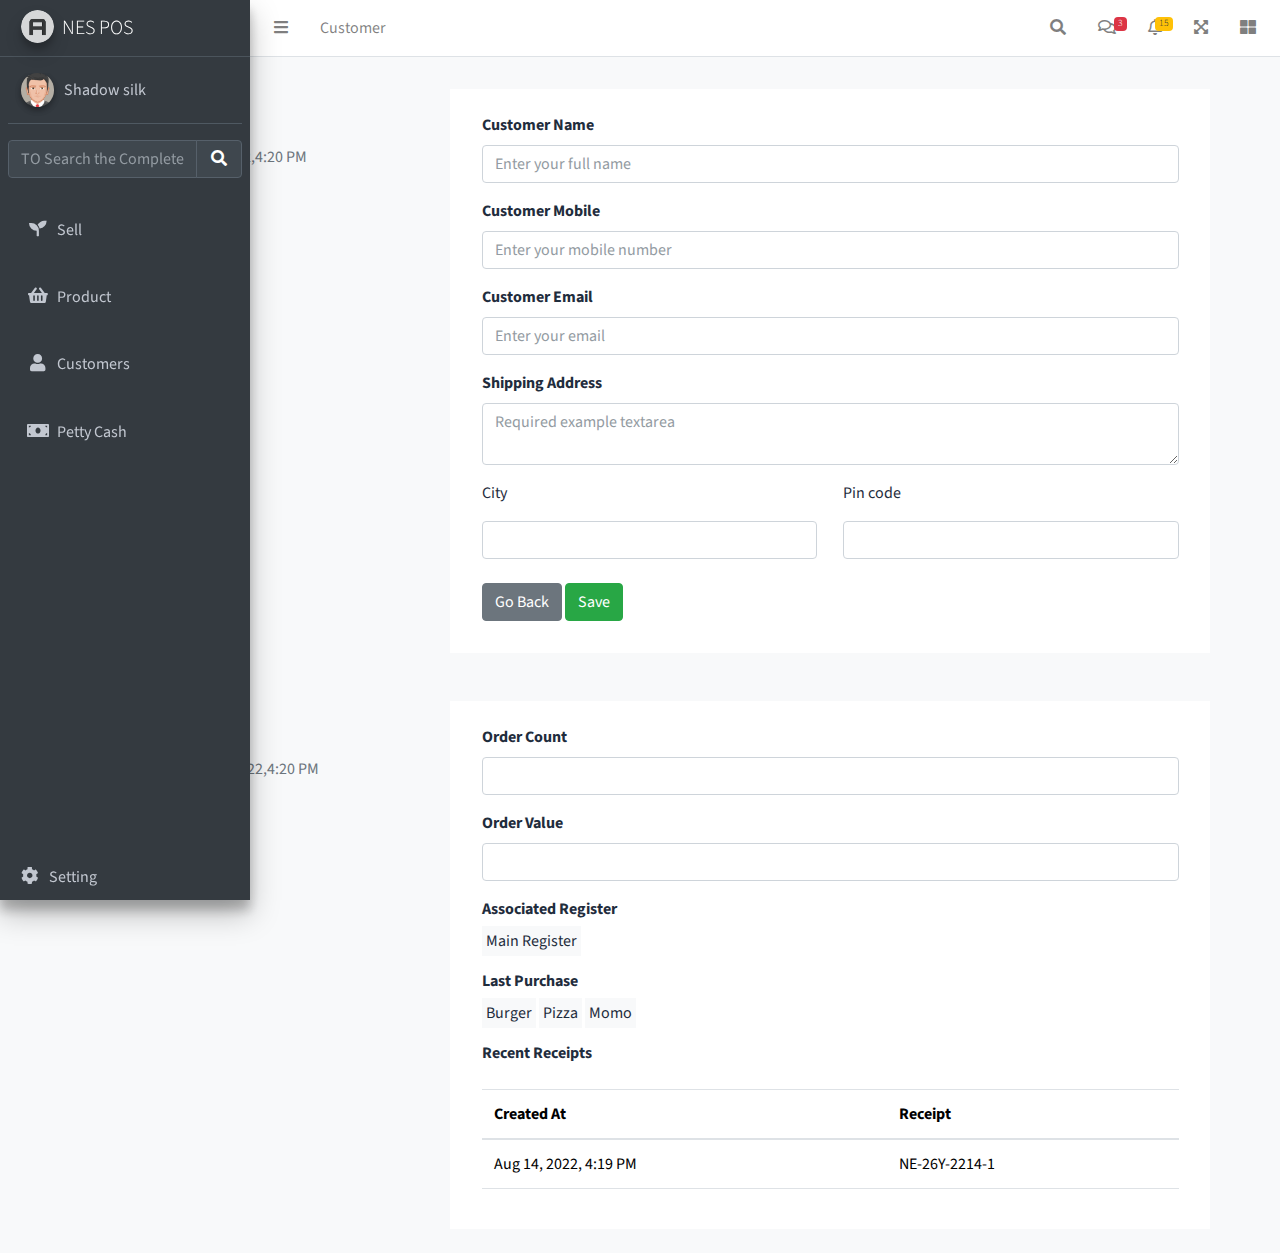
<file: customerform.html>
<!DOCTYPE html>
<html lang="en">
<head>
    <meta charset="UTF-8">
    <meta http-equiv="X-UA-Compatible" content="IE=edge">
    <meta name="viewport" content="width=device-width, initial-scale=1.0">
    <title>Document</title>

     <!-- Google Font: Source Sans Pro -->
  <link rel="stylesheet" href="https://fonts.googleapis.com/css?family=Source+Sans+Pro:300,400,400i,700&display=fallback">
  <!-- Font Awesome -->
  <link rel="stylesheet" href="plugins/fontawesome-free/css/all.min.css">
  <!-- Ionicons -->
  <link rel="stylesheet" href="https://code.ionicframework.com/ionicons/2.0.1/css/ionicons.min.css">
  <!-- Tempusdominus Bootstrap 4 -->
  <link rel="stylesheet" href="plugins/tempusdominus-bootstrap-4/css/tempusdominus-bootstrap-4.min.css">
  <!-- iCheck -->
  <link rel="stylesheet" href="plugins/icheck-bootstrap/icheck-bootstrap.min.css">
  <!-- JQVMap -->
  <link rel="stylesheet" href="plugins/jqvmap/jqvmap.min.css">
  <!-- Theme style -->
  <link rel="stylesheet" href="dist/css/adminlte.min.css">
  <!-- overlayScrollbars -->
  <link rel="stylesheet" href="plugins/overlayScrollbars/css/OverlayScrollbars.min.css">
  <!-- Daterange picker -->
  <link rel="stylesheet" href="plugins/daterangepicker/daterangepicker.css">
  <!-- summernote -->
  <link rel="stylesheet" href="plugins/summernote/summernote-bs4.min.css">
  <link rel="stylesheet" href="style.css">
  <link href="https://cdn.jsdelivr.net/npm/bootstrap@5.0.2/dist/css/bootstrap.min.css" rel="stylesheet">
</head>
<body>
     <!-- navbar -->
     <!DOCTYPE html>
<html lang="en">
<head>
  <meta charset="utf-8">
  <meta name="viewport" content="width=device-width, initial-scale=1">
  <title>admin Dashboard11</title>

  <!-- Google Font: Source Sans Pro -->
  <link rel="stylesheet" href="https://fonts.googleapis.com/css?family=Source+Sans+Pro:300,400,400i,700&display=fallback">
  <!-- Font Awesome -->
  <link rel="stylesheet" href="plugins/fontawesome-free/css/all.min.css">
  <!-- Ionicons -->
  <link rel="stylesheet" href="https://code.ionicframework.com/ionicons/2.0.1/css/ionicons.min.css">
  <!-- Tempusdominus Bootstrap 4 -->
  <link rel="stylesheet" href="plugins/tempusdominus-bootstrap-4/css/tempusdominus-bootstrap-4.min.css">
  <!-- iCheck -->
  <link rel="stylesheet" href="plugins/icheck-bootstrap/icheck-bootstrap.min.css">
  <!-- JQVMap -->
  <link rel="stylesheet" href="plugins/jqvmap/jqvmap.min.css">
  <!-- Theme style -->
  <link rel="stylesheet" href="dist/css/adminlte.min.css">
  <!-- overlayScrollbars -->
  <link rel="stylesheet" href="plugins/overlayScrollbars/css/OverlayScrollbars.min.css">
  <!-- Daterange picker -->
  <link rel="stylesheet" href="plugins/daterangepicker/daterangepicker.css">
  <!-- summernote -->
  <link rel="stylesheet" href="plugins/summernote/summernote-bs4.min.css">
  <link rel="stylesheet" href="style.css">
</head>
<body class="hold-transition sidebar-mini layout-fixed bg-light">
<div class="wrapper">

  <!-- Preloader -->
  <div class="preloader flex-column justify-content-center align-items-center">
    <img class="animation__shake" src="dist/img/AdminLTELogo.png" alt="AdminLTELogo" height="60" width="60">
  </div>

  <!-- Navbar -->
  <nav class="main-header navbar navbar-expand navbar-white navbar-light">
    <!-- Left navbar links -->
    <ul class="navbar-nav">
      <li class="nav-item">
        <a class="nav-link" data-widget="pushmenu" href="#" role="button"><i class="fas fa-bars"></i></a>
      </li>
      <li class="nav-item d-none d-sm-inline-block">
        <a href="#" class="nav-link">Customer</a>
      </li>
    </ul>

    <!-- Right navbar links -->
    <ul class="navbar-nav ml-auto">
      <!-- Navbar Search -->
      <li class="nav-item">
        <a class="nav-link" data-widget="navbar-search" href="#" role="button">
          <i class="fas fa-search"></i>
        </a>
        <div class="navbar-search-block">
          <form class="form-inline">
            <div class="input-group input-group-sm">
              <input class="form-control form-control-navbar" type="search" placeholder="Search" aria-label="Search">
              <div class="input-group-append">
                <button class="btn btn-navbar" type="submit">
                  <i class="fas fa-search"></i>
                </button>
                <button class="btn btn-navbar" type="button" data-widget="navbar-search">
                  <i class="fas fa-times"></i>
                </button>
              </div>
            </div>
          </form>
        </div>
      </li>

      <!-- Messages Dropdown Menu -->
      <li class="nav-item dropdown">
        <a class="nav-link" data-toggle="dropdown" href="#">
          <i class="far fa-comments"></i>
          <span class="badge badge-danger navbar-badge">3</span>
        </a>
        <div class="dropdown-menu dropdown-menu-lg dropdown-menu-right">
          <a href="#" class="dropdown-item">
            <!-- Message Start -->
            <div class="media">
              <img src="dist/img/user1-128x128.jpg" alt="User Avatar" class="img-size-50 mr-3 img-circle">
              <div class="media-body">
                <h3 class="dropdown-item-title">
                  Brad Diesel
                  <span class="float-right text-sm text-danger"><i class="fas fa-star"></i></span>
                </h3>
                <p class="text-sm">Call me whenever you can...</p>
                <p class="text-sm text-muted"><i class="far fa-clock mr-1"></i> 4 Hours Ago</p>
              </div>
            </div>
            <!-- Message End -->
          </a>
          <div class="dropdown-divider"></div>
          <a href="#" class="dropdown-item">
            <!-- Message Start -->
            <div class="media">
              <img src="dist/img/user8-128x128.jpg" alt="User Avatar" class="img-size-50 img-circle mr-3">
              <div class="media-body">
                <h3 class="dropdown-item-title">
                  John Pierce
                  <span class="float-right text-sm text-muted"><i class="fas fa-star"></i></span>
                </h3>
                <p class="text-sm">I got your message bro</p>
                <p class="text-sm text-muted"><i class="far fa-clock mr-1"></i> 4 Hours Ago</p>
              </div>
            </div>
            <!-- Message End -->
          </a>
          <div class="dropdown-divider"></div>
          <a href="#" class="dropdown-item">
            <!-- Message Start -->
            <div class="media">
              <img src="dist/img/user3-128x128.jpg" alt="User Avatar" class="img-size-50 img-circle mr-3">
              <div class="media-body">
                <h3 class="dropdown-item-title">
                  Nora Silvester
                  <span class="float-right text-sm text-warning"><i class="fas fa-star"></i></span>
                </h3>
                <p class="text-sm">The subject goes here</p>
                <p class="text-sm text-muted"><i class="far fa-clock mr-1"></i> 4 Hours Ago</p>
              </div>
            </div>
            <!-- Message End -->
          </a>
          <div class="dropdown-divider"></div>
          <a href="#" class="dropdown-item dropdown-footer">See All Messages</a>
        </div>
      </li>
      <!-- Notifications Dropdown Menu -->
      <li class="nav-item dropdown">
        <a class="nav-link" data-toggle="dropdown" href="#">
          <i class="far fa-bell"></i>
          <span class="badge badge-warning navbar-badge">15</span>
        </a>
        <div class="dropdown-menu dropdown-menu-lg dropdown-menu-right">
          <span class="dropdown-item dropdown-header">15 Notifications</span>
          <div class="dropdown-divider"></div>
          <a href="#" class="dropdown-item">
            <i class="fas fa-envelope mr-2"></i> 4 new messages
            <span class="float-right text-muted text-sm">3 mins</span>
          </a>
          <div class="dropdown-divider"></div>
          <a href="#" class="dropdown-item">
            <i class="fas fa-users mr-2"></i> 8 friend requests
            <span class="float-right text-muted text-sm">12 hours</span>
          </a>
          <div class="dropdown-divider"></div>
          <a href="#" class="dropdown-item">
            <i class="fas fa-file mr-2"></i> 3 new reports
            <span class="float-right text-muted text-sm">2 days</span>
          </a>
          <div class="dropdown-divider"></div>
          <a href="#" class="dropdown-item dropdown-footer">See All Notifications</a>
        </div>
      </li>
      <li class="nav-item">
        <a class="nav-link" data-widget="fullscreen" href="#" role="button">
          <i class="fas fa-expand-arrows-alt"></i>
        </a>
      </li>
      <li class="nav-item">
        <a class="nav-link" data-widget="control-sidebar" data-controlsidebar-slide="true" href="#" role="button">
          <i class="fas fa-th-large"></i>
        </a>
      </li>
    </ul>
  </nav>
  <!-- /.navbar -->

  <!-- Main Sidebar Container -->
  <aside class="main-sidebar sidebar-dark-primary elevation-4">
    <!-- Brand Logo -->
    <a href="index.html" class="brand-link">
      <img src="dist/img/AdminLTELogo.png" alt="AdminLTE Logo" class="brand-image img-circle elevation-3" style="opacity: .8">
      <span class="brand-text font-weight-light">NES POS</span>
    </a>

    <!-- Sidebar -->
    <div class="sidebar">
      <!-- Sidebar user panel (optional) -->
      <div class="user-panel mt-3 pb-3 mb-3 d-flex">
        <div class="image">
          <img src="dist/img/avatar5.png" class="img-circle elevation-2" alt="User Image">
        </div>
        <div class="info">
          <a href="#" class="d-block">Shadow silk</a>
        </div>
      </div>

      <!-- SidebarSearch Form -->
      <div class="form-inline">
        <div class="input-group" data-widget="sidebar-search">
          <input class="form-control form-control-sidebar" type="search" placeholder="TO Search the Complete number" aria-label="Search">
          <div class="input-group-append">
            <button class="btn btn-sidebar">
              <i class="fas fa-search fa-fw"></i>
            </button>
          </div>
        </div>
      </div>

      <!-- Sidebar Menu -->
      <nav class="mt-2">
        <!-- <ul class="nav nav-pills nav-sidebar flex-column" data-widget="treeview" role="menu" data-accordion="false"> -->
          <!-- Add icons to the links using the .nav-icon class
               with font-awesome or any other icon font library -->
          <!-- <li class="nav-item menu-open"> -->
            <!-- <a href="#" class="nav-link active">
              <! <i class="nav-icon fas fa-tachometer-alt"></i>
              <p>
                Dashboard
                <i class="right fas fa-angle-left"></i> ->
              </p>
            </a> -->

            
            <ul class="nav nav-pills nav-sidebar flex-column" data-widget="treeview" role="menu" data-accordion="false">
              
                <li class="nav-item mt-4">
                  <a href="./sell.html" class="nav-link">
                    <i class=" nav-icon fas fa-seedling"></i>
                    <p>Sell</p>
                  </a>
                </li>
                <li class="nav-item mt-4">
                  <a href="./product.html" class="nav-link">
                    <i class="nav-icon fas fa-shopping-basket"></i>
                    <p>Product</p>
                  </a>
                </li>
                <li class="nav-item mt-4">
                  <a href="./customer.html" class="nav-link">
                    <i class="nav-icon fas fa-user"></i>
                    <p>Customers</p>
                  </a>
                </li>
                <li class="nav-item mt-4">
                  <a href="./Pettycash.html" class="nav-link">
                    <i class=" nav-icon fas fa-money-bill"></i>
                    <p>Petty Cash</p>
                  </a>
                </li>

                <li class="nav-item fixed-bottom">
                  <a href="./setting.html" class="nav-link">
                    <i class=" nav-icon fas fa-cog"></i>
                    <p>Setting</p>
                  </a>
                </li>
               
          </ul>
      </nav>
      <!-- /.sidebar-menu -->
    </div>
    <!-- /.sidebar -->
  </aside>

  <!-- Content Wrapper. Contains page content -->
   
        <!-- /.row -->
        <!-- Main row -->
       

  <!-- Control Sidebar -->
  <aside class="control-sidebar control-sidebar-dark">
    <!-- Control sidebar content goes here -->
  </aside>
  <!-- /.control-sidebar -->
</div>


<!-- ./wrapper -->
   <!-- form -->
<div class="col-xs-12">
<div class="container">
    <div class="row align-items-start mt-2">
      <div class="col-xs-12 col-md-4 mt-4 p-4">
        <span class="text-aligncenter"><b>Customer Details</b></span><br>
        <p class="text-aligncenter mt-2 text-gray">Created At Aug 14, 2022,4:20 PM<br>
         </div>
      <div class="col-xs-12 col-md-8  mt-4 bg-white">
        <form class="p-4">
            <div class="mb-3">
              <label for="exampleInputtext" class="form-label">Customer Name</label>
              <input type="text" class="form-control" id="customername" placeholder="Enter your full name">
              <!-- <div id="emailHelp" class="form-text">We'll never share your email with anyone else.</div> -->
            </div>
            <div class="mb-3">
                <label for="exampleInputtext" class="form-label">Customer Mobile</label>
                <input type="number" class="form-control" id="customermobilenumber" placeholder="Enter your mobile number">
                <!-- <div id="emailHelp" class="form-text">We'll never share your email with anyone else.</div> -->
            </div>
            <div class="mb-3">
                <label for="exampleInputEmail" class="form-label">Customer Email</label>
                <input type="email" class="form-control" id="customeremail" placeholder="Enter your email">
                <!-- <div id="emailHelp" class="form-text">We'll never share your email with anyone else.</div> -->
            </div>
            <div class="mb-3">
                <label for="exampleTextarea" class="form-label">Shipping Address</label>
                <textarea class="form-control" id="shippingaddress" rows="2"placeholder="Required example textarea" required></textarea>
                <!-- <div id="emailHelp" class="form-text">We'll never share your email with anyone else.</div> -->
            </div>

            <div class="mb-3">
                <div class="form-row gap-3">
                    <div class="col">
                     <p>City</p>
                      <input type="text" class="form-control">
                    </div>
                    <div class="col">
                        <p>Pin code</p>
                      <input type="number" class="form-control">
                    </div>
                  </div>
            </div>

            <button type="submit" class="btn btn-secondary mt-2 mb-2">Go Back</button>
            <button type="submit" class="btn btn-success mt-2 mb-2">Save</button>
        </form>
    </div>
</div>
   <!-- form -->



   <!-- 2nd form -->
        <div class="row align-items-start  mt-4">
              <div class="col-xs-12 col-md-4  mt-4 p-4">
                <span class="text-aligncenter"><b>Order Details</b></span><br>
                <p class="text-aligncenter mt-2 text-gray">Last Seen At Aug 14, 2022,4:20 PM</p>                
              </div>
            <div class="col-xs-12 col-md-8  mt-4 bg-white mb-4">
                <form class="p-4">
                    <div class="mb-3">
                      <label for="exampleInputnumber" class="form-label">Order Count</label>
                      <input type="number" class="form-control" id="ordercount">
                      <!-- <div id="emailHelp" class="form-text">We'll never share your email with anyone else.</div> -->
                    </div>

                    <div class="mb-3">
                        <label for="exampleInputnumber" class="form-label">Order Value </label>
                        <input type="number" class="form-control" id="ordervalue">
                        </select>
                    </div>

                    <div class="mb-3">
                        <label for="disabledTextInput" class="form-label">Associated Register</label><br>
                        <span class="label label-default bg-light p-1">Main Register</span>
                    </div>

                    <div class="mb-3">
                        <label for="disabledTextInput" class="form-label">Last Purchase</label><br>
                        <span class="label label-default  bg-light p-1">Burger</span>
                        <span class="label label-default bg-light p-1 ">Pizza</span> 
                        <span class="label label-default bg-light p-1 ">Momo</span>                  
                     </div>

                     <div class="mb-3">
                        <label for="disabledTextInput" class="form-label">Recent Receipts</label><br>
                    </div>

                        <table class="table">
                            <thead>
                              <tr>
                                 <th>Created At</th>
                                <th>Receipt</th>
                              </tr>
                            </thead>
                            <tbody>
                              <tr>
                                <td>Aug 14, 2022, 4:19 PM</td>
                                <td>NE-26Y-2214-1</td>
                              </tr>
                            </tbody>
                        </table>

                </form>
            </div>
        </div>
    <!-- 2nd form end -->
</div>

 <!-- jQuery --> 
<script src="plugins/jquery/jquery.min.js"></script>
<!-- jQuery UI 1.11.4 -->
<script src="plugins/jquery-ui/jquery-ui.min.js"></script>
<!-- Resolve conflict in jQuery UI tooltip with Bootstrap tooltip -->
<script>
  $.widget.bridge('uibutton', $.ui.button)
</script>
<!-- Bootstrap 4 -->
<script src="plugins/bootstrap/js/bootstrap.bundle.min.js"></script>
<!-- ChartJS -->
<script src="plugins/chart.js/Chart.min.js"></script>
<!-- Sparkline -->
<script src="plugins/sparklines/sparkline.js"></script>
<!-- JQVMap -->
<script src="plugins/jqvmap/jquery.vmap.min.js"></script>
<script src="plugins/jqvmap/maps/jquery.vmap.usa.js"></script>
<!-- jQuery Knob Chart -->
<script src="plugins/jquery-knob/jquery.knob.min.js"></script>
<!-- daterangepicker -->
<script src="plugins/moment/moment.min.js"></script>
<script src="plugins/daterangepicker/daterangepicker.js"></script>
<!-- Tempusdominus Bootstrap 4 -->
<script src="plugins/tempusdominus-bootstrap-4/js/tempusdominus-bootstrap-4.min.js"></script>
<!-- Summernote -->
<script src="plugins/summernote/summernote-bs4.min.js"></script>
<!-- overlayScrollbars -->
<script src="plugins/overlayScrollbars/js/jquery.overlayScrollbars.min.js"></script>
<!-- AdminLTE App -->
<script src="dist/js/adminlte.js"></script>
<!-- AdminLTE for demo purposes -->
<script src="dist/js/demo.js"></script>
<!-- AdminLTE dashboard demo (This is only for demo purposes) -->
<script src="dist/js/pages/dashboard.js"></script>
<script src="https://cdn.jsdelivr.net/npm/bootstrap@5.0.2/dist/js/bootstrap.bundle.min.js"></script>
</body>
</html>


    <!-- form -->
    <!-- <div class="container bg-light-gray">
        <div class="row align-items-start">
              <div class="col-4  mt-4">
               Lorem ipsum dolor sit amet, consectetur adipisicing elit. Non alias, nam esse cum amet architecto obcaecati consequuntur odio praesentium possimus dicta numquam voluptatibus dolorem omnis inventore odit molestias soluta quisquam.
              </div>
            <div class="col-8  mt-4">
                <form>
                    <div class="mb-3">
                      <label for="exampleInputEmail1" class="form-label">Email address</label>
                      <input type="email" class="form-control" id="exampleInputEmail1" aria-describedby="emailHelp">
                      <div id="emailHelp" class="form-text">We'll never share your email with anyone else.</div>
                    </div>
                    <div class="mb-3">
                      <label for="exampleInputPassword1" class="form-label">Password</label>
                      <input type="password" class="form-control" id="exampleInputPassword1">
                    </div>
                    <div class="mb-3 form-check">
                      <input type="checkbox" class="form-check-input" id="exampleCheck1">
                      <label class="form-check-label" for="exampleCheck1">Check me out</label>
                    </div>
                    <button type="submit" class="btn btn-primary">Submit</button>
                  </form>
              </div>
         </div>
     -->
</file>
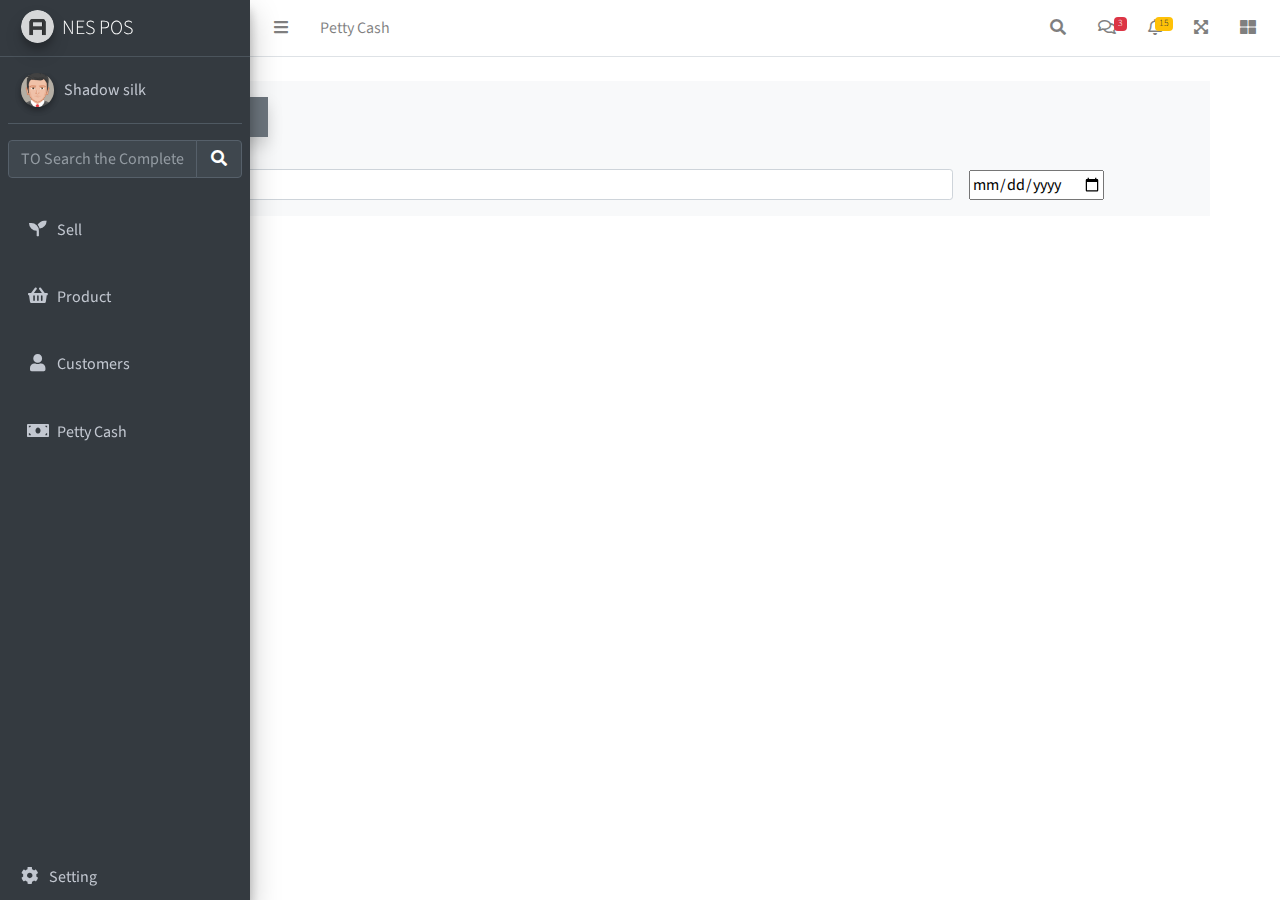
<file: Pettycash.html>
<!DOCTYPE html>
<html lang="en">
<head>
  <meta charset="utf-8">
  <meta name="viewport" content="width=device-width, initial-scale=1">
  <title>admin Dashboard11</title>

  <!-- Google Font: Source Sans Pro -->
  <link rel="stylesheet" href="https://fonts.googleapis.com/css?family=Source+Sans+Pro:300,400,400i,700&display=fallback">
  <!-- Font Awesome -->
  <link rel="stylesheet" href="plugins/fontawesome-free/css/all.min.css">
  <!-- Ionicons -->
  <link rel="stylesheet" href="https://code.ionicframework.com/ionicons/2.0.1/css/ionicons.min.css">
  <!-- Tempusdominus Bootstrap 4 -->
  <link rel="stylesheet" href="plugins/tempusdominus-bootstrap-4/css/tempusdominus-bootstrap-4.min.css">
  <!-- iCheck -->
  <link rel="stylesheet" href="plugins/icheck-bootstrap/icheck-bootstrap.min.css">
  <!-- JQVMap -->
  <link rel="stylesheet" href="plugins/jqvmap/jqvmap.min.css">
  <!-- Theme style -->
  <link rel="stylesheet" href="dist/css/adminlte.min.css">
  <!-- overlayScrollbars -->
  <link rel="stylesheet" href="plugins/overlayScrollbars/css/OverlayScrollbars.min.css">
  <!-- Daterange picker -->
  <link rel="stylesheet" href="plugins/daterangepicker/daterangepicker.css">
  <!-- summernote -->
  <link rel="stylesheet" href="plugins/summernote/summernote-bs4.min.css">
  <link rel="stylesheet" href="style.css">
</head>
<body class="hold-transition sidebar-mini layout-fixed">
<div class="wrapper">

  <!-- Preloader -->
  <div class="preloader flex-column justify-content-center align-items-center">
    <img class="animation__shake" src="dist/img/AdminLTELogo.png" alt="AdminLTELogo" height="60" width="60">
  </div>

  <!-- Navbar -->
  <nav class="main-header navbar navbar-expand navbar-white navbar-light">
    <!-- Left navbar links -->
    <ul class="navbar-nav">
      <li class="nav-item">
        <a class="nav-link" data-widget="pushmenu" href="#" role="button"><i class="fas fa-bars"></i></a>
      </li>
      <li class="nav-item d-none d-sm-inline-block">
        <a href="#" class="nav-link">Petty Cash</a>
      </li>
    </ul>

    <!-- Right navbar links -->
    <ul class="navbar-nav ml-auto">
      <!-- Navbar Search -->
      <li class="nav-item">
        <a class="nav-link" data-widget="navbar-search" href="#" role="button">
          <i class="fas fa-search"></i>
        </a>
        <div class="navbar-search-block">
          <form class="form-inline">
            <div class="input-group input-group-sm">
              <input class="form-control form-control-navbar" type="search" placeholder="Search" aria-label="Search">
              <div class="input-group-append">
                <button class="btn btn-navbar" type="submit">
                  <i class="fas fa-search"></i>
                </button>
                <button class="btn btn-navbar" type="button" data-widget="navbar-search">
                  <i class="fas fa-times"></i>
                </button>
              </div>
            </div>
          </form>
        </div>
      </li>

      <!-- Messages Dropdown Menu -->
      <li class="nav-item dropdown">
        <a class="nav-link" data-toggle="dropdown" href="#">
          <i class="far fa-comments"></i>
          <span class="badge badge-danger navbar-badge">3</span>
        </a>
        <div class="dropdown-menu dropdown-menu-lg dropdown-menu-right">
          <a href="#" class="dropdown-item">
            <!-- Message Start -->
            <div class="media">
              <img src="dist/img/user1-128x128.jpg" alt="User Avatar" class="img-size-50 mr-3 img-circle">
              <div class="media-body">
                <h3 class="dropdown-item-title">
                  Brad Diesel
                  <span class="float-right text-sm text-danger"><i class="fas fa-star"></i></span>
                </h3>
                <p class="text-sm">Call me whenever you can...</p>
                <p class="text-sm text-muted"><i class="far fa-clock mr-1"></i> 4 Hours Ago</p>
              </div>
            </div>
            <!-- Message End -->
          </a>
          <div class="dropdown-divider"></div>
          <a href="#" class="dropdown-item">
            <!-- Message Start -->
            <div class="media">
              <img src="dist/img/user8-128x128.jpg" alt="User Avatar" class="img-size-50 img-circle mr-3">
              <div class="media-body">
                <h3 class="dropdown-item-title">
                  John Pierce
                  <span class="float-right text-sm text-muted"><i class="fas fa-star"></i></span>
                </h3>
                <p class="text-sm">I got your message bro</p>
                <p class="text-sm text-muted"><i class="far fa-clock mr-1"></i> 4 Hours Ago</p>
              </div>
            </div>
            <!-- Message End -->
          </a>
          <div class="dropdown-divider"></div>
          <a href="#" class="dropdown-item">
            <!-- Message Start -->
            <div class="media">
              <img src="dist/img/user3-128x128.jpg" alt="User Avatar" class="img-size-50 img-circle mr-3">
              <div class="media-body">
                <h3 class="dropdown-item-title">
                  Nora Silvester
                  <span class="float-right text-sm text-warning"><i class="fas fa-star"></i></span>
                </h3>
                <p class="text-sm">The subject goes here</p>
                <p class="text-sm text-muted"><i class="far fa-clock mr-1"></i> 4 Hours Ago</p>
              </div>
            </div>
            <!-- Message End -->
          </a>
          <div class="dropdown-divider"></div>
          <a href="#" class="dropdown-item dropdown-footer">See All Messages</a>
        </div>
      </li>
      <!-- Notifications Dropdown Menu -->
      <li class="nav-item dropdown">
        <a class="nav-link" data-toggle="dropdown" href="#">
          <i class="far fa-bell"></i>
          <span class="badge badge-warning navbar-badge">15</span>
        </a>
        <div class="dropdown-menu dropdown-menu-lg dropdown-menu-right">
          <span class="dropdown-item dropdown-header">15 Notifications</span>
          <div class="dropdown-divider"></div>
          <a href="#" class="dropdown-item">
            <i class="fas fa-envelope mr-2"></i> 4 new messages
            <span class="float-right text-muted text-sm">3 mins</span>
          </a>
          <div class="dropdown-divider"></div>
          <a href="#" class="dropdown-item">
            <i class="fas fa-users mr-2"></i> 8 friend requests
            <span class="float-right text-muted text-sm">12 hours</span>
          </a>
          <div class="dropdown-divider"></div>
          <a href="#" class="dropdown-item">
            <i class="fas fa-file mr-2"></i> 3 new reports
            <span class="float-right text-muted text-sm">2 days</span>
          </a>
          <div class="dropdown-divider"></div>
          <a href="#" class="dropdown-item dropdown-footer">See All Notifications</a>
        </div>
      </li>
      <li class="nav-item">
        <a class="nav-link" data-widget="fullscreen" href="#" role="button">
          <i class="fas fa-expand-arrows-alt"></i>
        </a>
      </li>
      <li class="nav-item">
        <a class="nav-link" data-widget="control-sidebar" data-controlsidebar-slide="true" href="#" role="button">
          <i class="fas fa-th-large"></i>
        </a>
      </li>
    </ul>
  </nav>
  <!-- /.navbar -->

  <!-- Main Sidebar Container -->
  <aside class="main-sidebar sidebar-dark-primary elevation-4">
    <!-- Brand Logo -->
    <a href="index.html" class="brand-link">
      <img src="dist/img/AdminLTELogo.png" alt="AdminLTE Logo" class="brand-image img-circle elevation-3" style="opacity: .8">
      <span class="brand-text font-weight-light">NES POS</span>
    </a>

    <!-- Sidebar -->
    <div class="sidebar">
      <!-- Sidebar user panel (optional) -->
      <div class="user-panel mt-3 pb-3 mb-3 d-flex">
        <div class="image">
          <img src="dist/img/avatar5.png" class="img-circle elevation-2" alt="User Image">
        </div>
        <div class="info">
          <a href="#" class="d-block">Shadow silk</a>
        </div>
      </div>

      <!-- SidebarSearch Form -->
      <div class="form-inline">
        <div class="input-group" data-widget="sidebar-search">
          <input class="form-control form-control-sidebar" type="search" placeholder="TO Search the Complete number" aria-label="Search">
          <div class="input-group-append">
            <button class="btn btn-sidebar">
              <i class="fas fa-search fa-fw"></i>
            </button>
          </div>
        </div>
      </div>

      <!-- Sidebar Menu -->
      <nav class="mt-2">
  
        <ul class="nav nav-pills nav-sidebar flex-column" data-widget="treeview" role="menu" data-accordion="false">
          <li class="nav-item mt-4">
            <a href="./sell.html" class="nav-link">
              <i class="nav-icon fas fa-seedling"></i>
              <p>Sell</p>
            </a>
          </li>
          <li class="nav-item  mt-4">
            <a href="./product.html" class="nav-link">
              <i class=" nav-icon fas fa-shopping-basket"></i>
              <p>Product</p>
            </a>
          </li>
          <li class="nav-item mt-4">
            <a href="./customer.html" class="nav-link">
              <i class="nav-icon fas fa-user"></i>
              <p>Customers</p>
            </a>
          </li>
          <li class="nav-item mt-4">
            <a href="./Pettycash.html" class="nav-link">
              <i class=" nav-icon fas fa-money-bill"></i>
              <p>Petty Cash</p>
            </a>
          </li>
         
          <li class="nav-item fixed-bottom">
            <a href="./setting.html" class="nav-link">
              <i class=" nav-icon fas fa-cog"></i>
              <p>Setting</p>
            </a>
          </li>
    </ul>
  </nav>
      <!-- /.sidebar-menu -->
    </div>
    <!-- /.sidebar -->
  </aside>

  <!-- Content Wrapper. Contains page content -->
   
        <!-- /.row -->
        <!-- Main row -->
       

  <!-- Control Sidebar -->
  <aside class="control-sidebar control-sidebar-dark">
    <!-- Control sidebar content goes here -->
  </aside>
  <!-- /.control-sidebar -->
</div>
<!-- ./wrapper -->

<div class="container mt-4 bg-light">
    <div class="row">
      <div class="col-sm-2 bg-gray p-2 shadow mt-3 m-2 text-center">All Entire</div>
      <div class="col-sm-10"></div>
    </div>
    <div class="mt-4">
    <form class="form-inline active-cyan-3 active-cyan-4 mb-4">
        <i class="fas fa-search mb-3" aria-hidden="true"></i>
        <input class="form-control form-control-sm ml-3  mb-3 w-75" type="text" placeholder="Filter by note"
          aria-label="Search">
          <input type="date" id="date" class="ml-3  mb-3 ">
    </form>
    
    </div>
</div>
<!-- search box -->



<!-- jQuery -->
<script src="plugins/jquery/jquery.min.js"></script>
<!-- jQuery UI 1.11.4 -->
<script src="plugins/jquery-ui/jquery-ui.min.js"></script>
<!-- Resolve conflict in jQuery UI tooltip with Bootstrap tooltip -->
<script>
  $.widget.bridge('uibutton', $.ui.button)
</script>
<!-- Bootstrap 4 -->
<script src="plugins/bootstrap/js/bootstrap.bundle.min.js"></script>
<!-- ChartJS -->
<script src="plugins/chart.js/Chart.min.js"></script>
<!-- Sparkline -->
<script src="plugins/sparklines/sparkline.js"></script>
<!-- JQVMap -->
<script src="plugins/jqvmap/jquery.vmap.min.js"></script>
<script src="plugins/jqvmap/maps/jquery.vmap.usa.js"></script>
<!-- jQuery Knob Chart -->
<script src="plugins/jquery-knob/jquery.knob.min.js"></script>
<!-- daterangepicker -->
<script src="plugins/moment/moment.min.js"></script>
<script src="plugins/daterangepicker/daterangepicker.js"></script>
<!-- Tempusdominus Bootstrap 4 -->
<script src="plugins/tempusdominus-bootstrap-4/js/tempusdominus-bootstrap-4.min.js"></script>
<!-- Summernote -->
<script src="plugins/summernote/summernote-bs4.min.js"></script>
<!-- overlayScrollbars -->
<script src="plugins/overlayScrollbars/js/jquery.overlayScrollbars.min.js"></script>
<!-- AdminLTE App -->
<script src="dist/js/adminlte.js"></script>
<!-- AdminLTE for demo purposes -->
<script src="dist/js/demo.js"></script>
<!-- AdminLTE dashboard demo (This is only for demo purposes) -->
<script src="dist/js/pages/dashboard.js"></script>
</body>
</html>
</file>
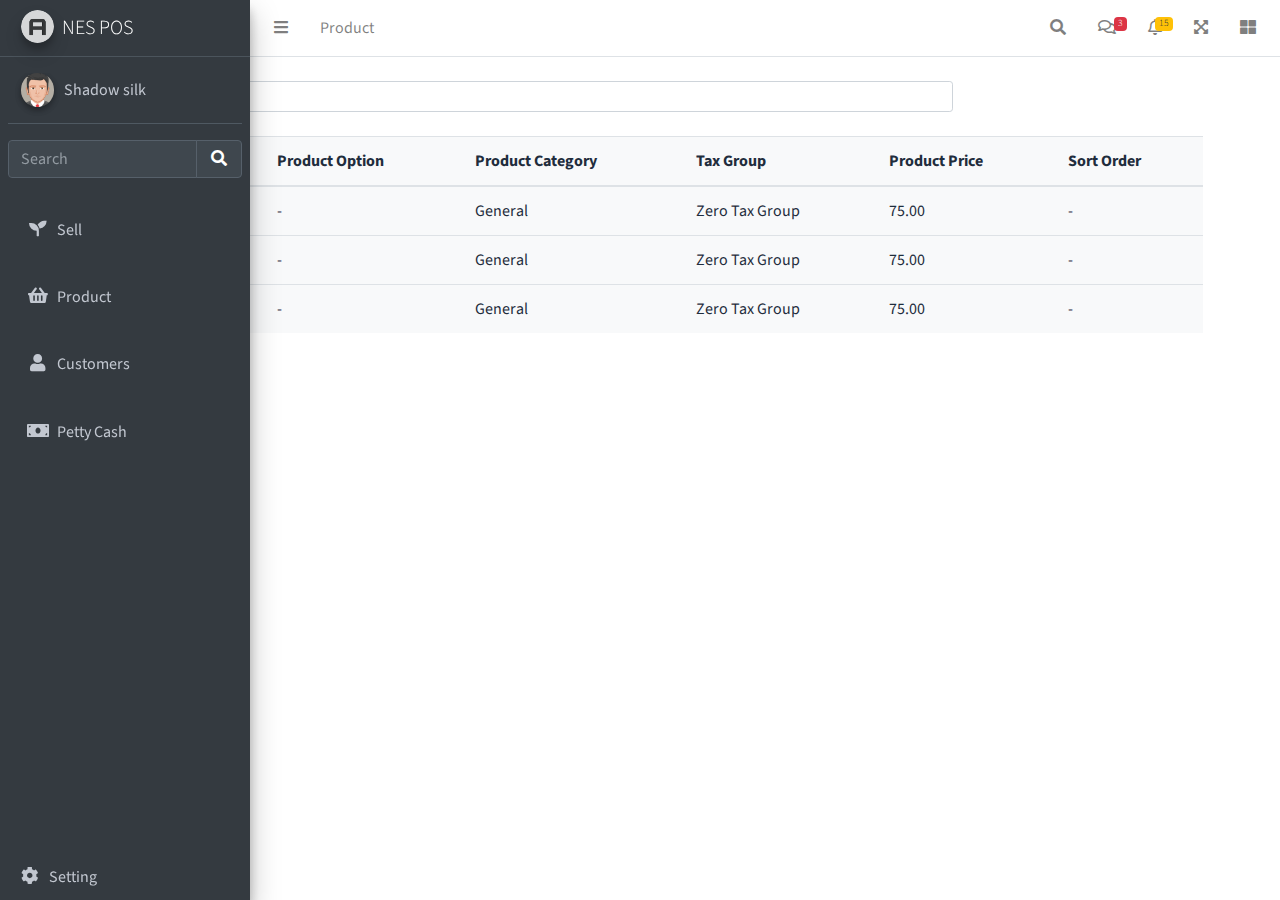
<file: product.html>
<!DOCTYPE html>
<html lang="en">
<head>
  <meta charset="utf-8">
  <meta name="viewport" content="width=device-width, initial-scale=1">
  <title>admin Dashboard11</title>

  <!-- Google Font: Source Sans Pro -->
  <link rel="stylesheet" href="https://fonts.googleapis.com/css?family=Source+Sans+Pro:300,400,400i,700&display=fallback">
  <!-- Font Awesome -->
  <link rel="stylesheet" href="plugins/fontawesome-free/css/all.min.css">
  <!-- Ionicons -->
  <link rel="stylesheet" href="https://code.ionicframework.com/ionicons/2.0.1/css/ionicons.min.css">
  <!-- Tempusdominus Bootstrap 4 -->
  <link rel="stylesheet" href="plugins/tempusdominus-bootstrap-4/css/tempusdominus-bootstrap-4.min.css">
  <!-- iCheck -->
  <link rel="stylesheet" href="plugins/icheck-bootstrap/icheck-bootstrap.min.css">
  <!-- JQVMap -->
  <link rel="stylesheet" href="plugins/jqvmap/jqvmap.min.css">
  <!-- Theme style -->
  <link rel="stylesheet" href="dist/css/adminlte.min.css">
  <!-- overlayScrollbars -->
  <link rel="stylesheet" href="plugins/overlayScrollbars/css/OverlayScrollbars.min.css">
  <!-- Daterange picker -->
  <link rel="stylesheet" href="plugins/daterangepicker/daterangepicker.css">
  <!-- summernote -->
  <link rel="stylesheet" href="plugins/summernote/summernote-bs4.min.css">

  <link rel="stylesheet" href="style.css">
  
</head>
<body class="hold-transition sidebar-mini layout-fixed">
<div class="wrapper">

  <!-- Preloader -->
  <div class="preloader flex-column justify-content-center align-items-center">
    <img class="animation__shake" src="dist/img/AdminLTELogo.png" alt="AdminLTELogo" height="60" width="60">
  </div>

  <!-- Navbar -->
  <nav class="main-header navbar navbar-expand navbar-white navbar-light">
    <!-- Left navbar links -->
    <ul class="navbar-nav">
      <li class="nav-item">
        <a class="nav-link" data-widget="pushmenu" href="#" role="button"><i class="fas fa-bars"></i></a>
      </li>
      <li class="nav-item d-none d-sm-inline-block">
        <a href="#" class="nav-link">Product</a>
      </li>
    </ul>

    <!-- Right navbar links -->
    <ul class="navbar-nav ml-auto">
      <!-- Navbar Search -->
      <li class="nav-item">
        <a class="nav-link" data-widget="navbar-search" href="#" role="button">
          <i class="fas fa-search"></i>
        </a>
        <div class="navbar-search-block">
          <form class="form-inline">
            <div class="input-group input-group-sm">
              <input class="form-control form-control-navbar" type="search" placeholder="Search" aria-label="Search">
              <div class="input-group-append">
                <button class="btn btn-navbar" type="submit">
                  <i class="fas fa-search"></i>
                </button>
                <button class="btn btn-navbar" type="button" data-widget="navbar-search">
                  <i class="fas fa-times"></i>
                </button>
              </div>
            </div>
          </form>
        </div>
      </li>

      <!-- Messages Dropdown Menu -->
      <li class="nav-item dropdown">
        <a class="nav-link" data-toggle="dropdown" href="#">
          <i class="far fa-comments"></i>
          <span class="badge badge-danger navbar-badge">3</span>
        </a>
        <div class="dropdown-menu dropdown-menu-lg dropdown-menu-right">
          <a href="#" class="dropdown-item">
            <!-- Message Start -->
            <div class="media">
              <img src="dist/img/user1-128x128.jpg" alt="User Avatar" class="img-size-50 mr-3 img-circle">
              <div class="media-body">
                <h3 class="dropdown-item-title">
                  Brad Diesel
                  <span class="float-right text-sm text-danger"><i class="fas fa-star"></i></span>
                </h3>
                <p class="text-sm">Call me whenever you can...</p>
                <p class="text-sm text-muted"><i class="far fa-clock mr-1"></i> 4 Hours Ago</p>
              </div>
            </div>
            <!-- Message End -->
          </a>
          <div class="dropdown-divider"></div>
          <a href="#" class="dropdown-item">
            <!-- Message Start -->
            <div class="media">
              <img src="dist/img/user8-128x128.jpg" alt="User Avatar" class="img-size-50 img-circle mr-3">
              <div class="media-body">
                <h3 class="dropdown-item-title">
                  John Pierce
                  <span class="float-right text-sm text-muted"><i class="fas fa-star"></i></span>
                </h3>
                <p class="text-sm">I got your message bro</p>
                <p class="text-sm text-muted"><i class="far fa-clock mr-1"></i> 4 Hours Ago</p>
              </div>
            </div>
            <!-- Message End -->
          </a>
          <div class="dropdown-divider"></div>
          <a href="#" class="dropdown-item">
            <!-- Message Start -->
            <div class="media">
              <img src="dist/img/user3-128x128.jpg" alt="User Avatar" class="img-size-50 img-circle mr-3">
              <div class="media-body">
                <h3 class="dropdown-item-title">
                  Nora Silvester
                  <span class="float-right text-sm text-warning"><i class="fas fa-star"></i></span>
                </h3>
                <p class="text-sm">The subject goes here</p>
                <p class="text-sm text-muted"><i class="far fa-clock mr-1"></i> 4 Hours Ago</p>
              </div>
            </div>
            <!-- Message End -->
          </a>
          <div class="dropdown-divider"></div>
          <a href="#" class="dropdown-item dropdown-footer">See All Messages</a>
        </div>
      </li>
      <!-- Notifications Dropdown Menu -->
      <li class="nav-item dropdown">
        <a class="nav-link" data-toggle="dropdown" href="#">
          <i class="far fa-bell"></i>
          <span class="badge badge-warning navbar-badge">15</span>
        </a>
        <div class="dropdown-menu dropdown-menu-lg dropdown-menu-right">
          <span class="dropdown-item dropdown-header">15 Notifications</span>
          <div class="dropdown-divider"></div>
          <a href="#" class="dropdown-item">
            <i class="fas fa-envelope mr-2"></i> 4 new messages
            <span class="float-right text-muted text-sm">3 mins</span>
          </a>
          <div class="dropdown-divider"></div>
          <a href="#" class="dropdown-item">
            <i class="fas fa-users mr-2"></i> 8 friend requests
            <span class="float-right text-muted text-sm">12 hours</span>
          </a>
          <div class="dropdown-divider"></div>
          <a href="#" class="dropdown-item">
            <i class="fas fa-file mr-2"></i> 3 new reports
            <span class="float-right text-muted text-sm">2 days</span>
          </a>
          <div class="dropdown-divider"></div>
          <a href="#" class="dropdown-item dropdown-footer">See All Notifications</a>
        </div>
      </li>
      <li class="nav-item">
        <a class="nav-link" data-widget="fullscreen" href="#" role="button">
          <i class="fas fa-expand-arrows-alt"></i>
        </a>
      </li>
      <li class="nav-item">
        <a class="nav-link" data-widget="control-sidebar" data-controlsidebar-slide="true" href="#" role="button">
          <i class="fas fa-th-large"></i>
        </a>
      </li>
    </ul>
  </nav>
  <!-- /.navbar -->

  <!-- Main Sidebar Container -->
  <aside class="main-sidebar sidebar-dark-primary elevation-4">
    <!-- Brand Logo -->
    <a href="index.html" class="brand-link">
      <img src="dist/img/AdminLTELogo.png" alt="AdminLTE Logo" class="brand-image img-circle elevation-3" style="opacity: .8">
      <span class="brand-text font-weight-light">NES POS</span>
    </a>

    <!-- Sidebar -->
    <div class="sidebar">
      <!-- Sidebar user panel (optional) -->
      <div class="user-panel mt-3 pb-3 mb-3 d-flex">
        <div class="image">
          <img src="dist/img/avatar5.png" class="img-circle elevation-2" alt="User Image">
        </div>
        <div class="info">
          <a href="#" class="d-block">Shadow silk</a>
        </div>
      </div>

      <!-- SidebarSearch Form -->
      <div class="form-inline">
        <div class="input-group" data-widget="sidebar-search">
          <input class="form-control form-control-sidebar" type="search" placeholder="Search" aria-label="Search">
          <div class="input-group-append">
            <button class="btn btn-sidebar">
              <i class="fas fa-search fa-fw"></i>
            </button>
          </div>
        </div>
      </div>

      <!-- Sidebar Menu -->
      <nav class="mt-2">
  
        <ul class="nav nav-pills nav-sidebar flex-column" data-widget="treeview" role="menu" data-accordion="false">
          <li class="nav-item mt-4">
            <a href="./sell.html" class="nav-link">
              <i class="nav-icon fas fa-seedling"></i>
              <p>Sell</p>
            </a>
          </li>
          <li class="nav-item  mt-4">
            <a href="./product.html" class="nav-link">
              <i class=" nav-icon fas fa-shopping-basket"></i>
              <p>Product</p>
            </a>
          </li>
          <li class="nav-item mt-4">
            <a href="./customer.html" class="nav-link">
              <i class="nav-icon fas fa-user"></i>
              <p>Customers</p>
            </a>
          </li>
          <li class="nav-item mt-4">
            <a href="./Pettycash.html" class="nav-link">
              <i class=" nav-icon fas fa-money-bill"></i>
              <p>Petty Cash</p>
            </a>
          </li>

          <li class="nav-item fixed-bottom">
            <a href="./setting.html" class="nav-link">
              <i class=" nav-icon fas fa-cog"></i>
              <p>Setting</p>
            </a>
          </li>
         
    </ul>
  </nav>
      <!-- /.sidebar-menu -->
    </div>
    <!-- /.sidebar -->
  </aside>

  <!-- Content Wrapper. Contains page content -->
   
        <!-- /.row -->
        <!-- Main row -->
       

  <!-- Control Sidebar -->
  <aside class="control-sidebar control-sidebar-dark">
    <!-- Control sidebar content goes here -->
  </aside>
  <!-- /.control-sidebar -->
</div>
<!-- ./wrapper -->



<!-- Search form -->
<div class="container mt-4">
    <form class="form-inline active-cyan-3 active-cyan-4">
        <i class="fas fa-search" aria-hidden="true"></i>
        <input class="form-control form-control-sm ml-3 w-75" type="text" placeholder="Search"
          aria-label="Search">
      </form>
</div>

<!-- table -->
<div class="container">

<div class=" table bg-light gray mt-4 ml-auto">
    <table class="table">
    <thead>
      <tr>
        <th scope="col">Product Name</th>
        <th scope="col">Product Option</th>
        <th scope="col">Product Category</th>
        <th scope="col">Tax Group</th>
        <th scope="col">Product Price</th>
        <th scope="col">Sort Order</th>

      </tr>
    </thead>
    <tbody>
      <tr>
          <td><a href="/singleproduct.html">Burger</a></td>
          <td>-</td>
          <td>General</td>
          <td>Zero Tax Group</td>
          <td>75.00</td>
          <td>-</td>
      </tr>
      <tr>
        <td><a href="/singleproduct.html">Momo</a></td>
          <td>-</td>
          <td>General</td>
          <td>Zero Tax Group</td>
          <td>75.00</td>
          <td>-</td>
    </tr>
    <tr>
      <td><a href="/singleproduct.html">Pizza</a></td>
          <td>-</td>
          <td>General</td>
          <td>Zero Tax Group</td>
          <td>75.00</td>
          <td>-</td>
  </tr>
    </tbody>
  </table>
</div>
</div>

<!-- jQuery -->
<script src="plugins/jquery/jquery.min.js"></script>
<!-- jQuery UI 1.11.4 -->
<script src="plugins/jquery-ui/jquery-ui.min.js"></script>
<!-- Resolve conflict in jQuery UI tooltip with Bootstrap tooltip -->
<script>
  $.widget.bridge('uibutton', $.ui.button)
</script>
<!-- Bootstrap 4 -->
<script src="plugins/bootstrap/js/bootstrap.bundle.min.js"></script>
<!-- ChartJS -->
<script src="plugins/chart.js/Chart.min.js"></script>
<!-- Sparkline -->
<script src="plugins/sparklines/sparkline.js"></script>
<!-- JQVMap -->
<script src="plugins/jqvmap/jquery.vmap.min.js"></script>
<script src="plugins/jqvmap/maps/jquery.vmap.usa.js"></script>
<!-- jQuery Knob Chart -->
<script src="plugins/jquery-knob/jquery.knob.min.js"></script>
<!-- daterangepicker -->
<script src="plugins/moment/moment.min.js"></script>
<script src="plugins/daterangepicker/daterangepicker.js"></script>
<!-- Tempusdominus Bootstrap 4 -->
<script src="plugins/tempusdominus-bootstrap-4/js/tempusdominus-bootstrap-4.min.js"></script>
<!-- Summernote -->
<script src="plugins/summernote/summernote-bs4.min.js"></script>
<!-- overlayScrollbars -->
<script src="plugins/overlayScrollbars/js/jquery.overlayScrollbars.min.js"></script>
<!-- AdminLTE App -->
<script src="dist/js/adminlte.js"></script>
<!-- AdminLTE for demo purposes -->
<script src="dist/js/demo.js"></script>
<!-- AdminLTE dashboard demo (This is only for demo purposes) -->
<script src="dist/js/pages/dashboard.js"></script>
</body>
</html>
</file>
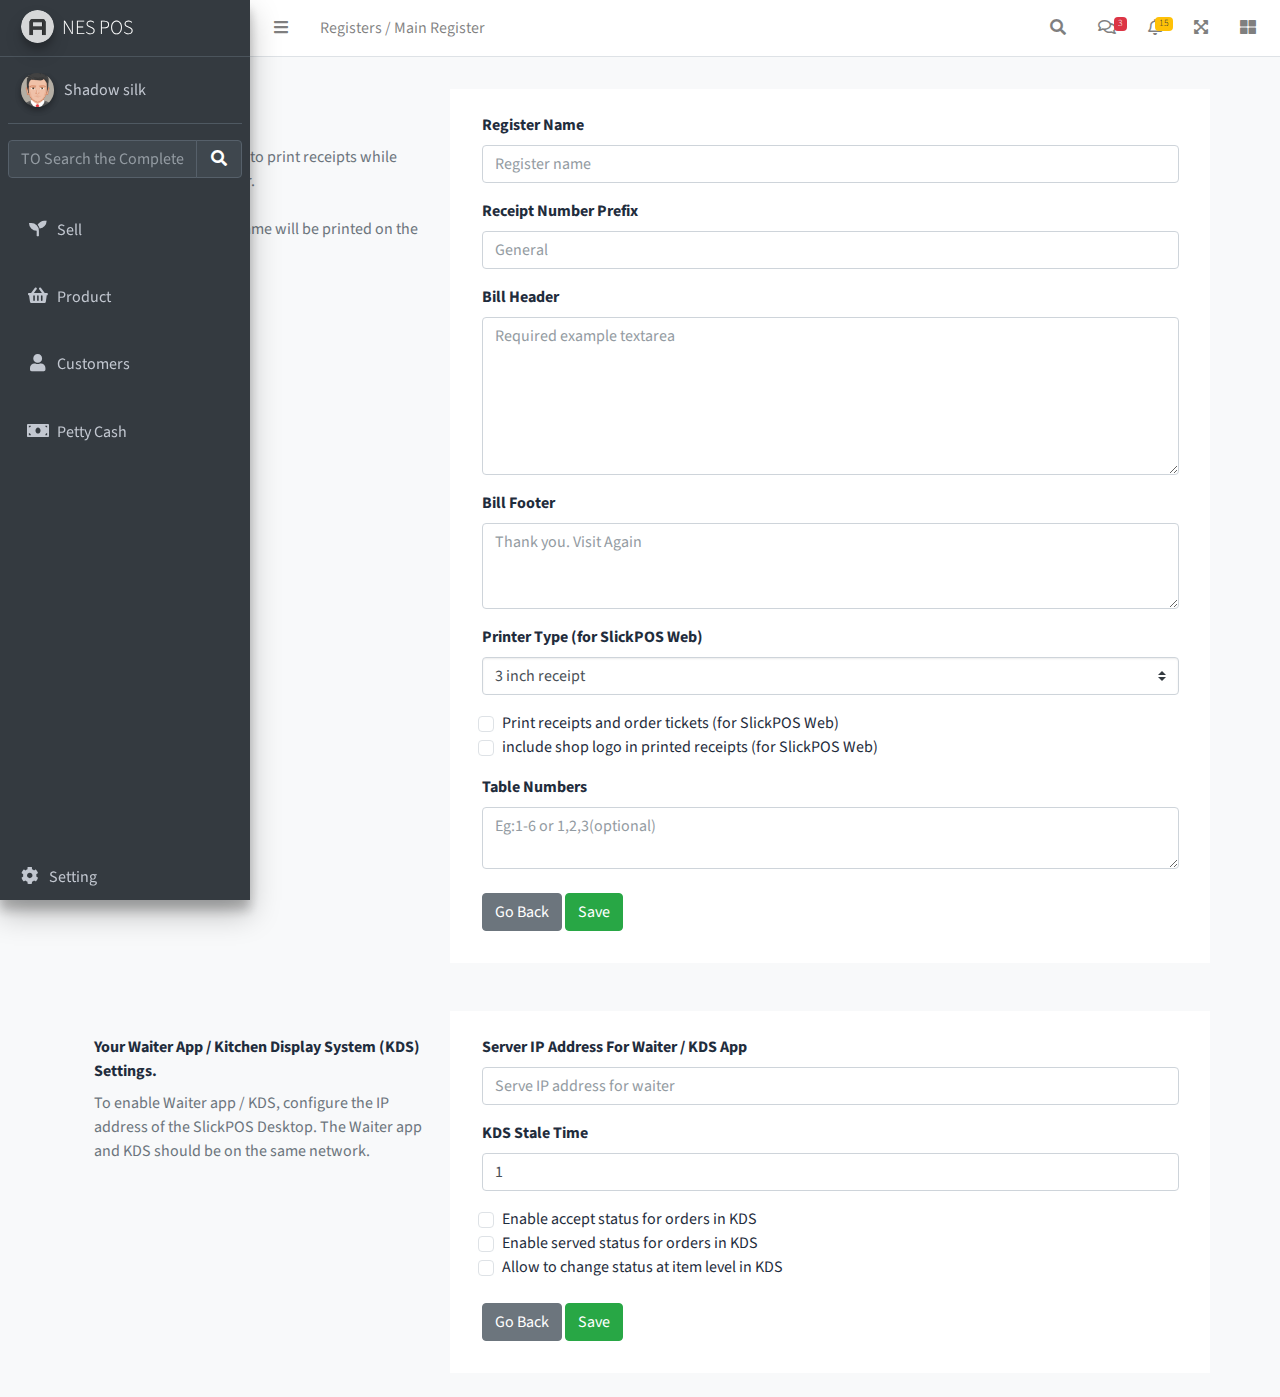
<file: registerform.html>
<!DOCTYPE html>
<html lang="en">
<head>
    <meta charset="UTF-8">
    <meta http-equiv="X-UA-Compatible" content="IE=edge">
    <meta name="viewport" content="width=device-width, initial-scale=1.0">
    <title>Document</title>

     <!-- Google Font: Source Sans Pro -->
  <link rel="stylesheet" href="https://fonts.googleapis.com/css?family=Source+Sans+Pro:300,400,400i,700&display=fallback">
  <!-- Font Awesome -->
  <link rel="stylesheet" href="plugins/fontawesome-free/css/all.min.css">
  <!-- Ionicons -->
  <link rel="stylesheet" href="https://code.ionicframework.com/ionicons/2.0.1/css/ionicons.min.css">
  <!-- Tempusdominus Bootstrap 4 -->
  <link rel="stylesheet" href="plugins/tempusdominus-bootstrap-4/css/tempusdominus-bootstrap-4.min.css">
  <!-- iCheck -->
  <link rel="stylesheet" href="plugins/icheck-bootstrap/icheck-bootstrap.min.css">
  <!-- JQVMap -->
  <link rel="stylesheet" href="plugins/jqvmap/jqvmap.min.css">
  <!-- Theme style -->
  <link rel="stylesheet" href="dist/css/adminlte.min.css">
  <!-- overlayScrollbars -->
  <link rel="stylesheet" href="plugins/overlayScrollbars/css/OverlayScrollbars.min.css">
  <!-- Daterange picker -->
  <link rel="stylesheet" href="plugins/daterangepicker/daterangepicker.css">
  <!-- summernote -->
  <link rel="stylesheet" href="plugins/summernote/summernote-bs4.min.css">
  <link rel="stylesheet" href="style.css">
  <link href="https://cdn.jsdelivr.net/npm/bootstrap@5.0.2/dist/css/bootstrap.min.css" rel="stylesheet">
</head>
<body>
     <!-- navbar -->
     <!DOCTYPE html>
<html lang="en">
<head>
  <meta charset="utf-8">
  <meta name="viewport" content="width=device-width, initial-scale=1">
  <title>admin Dashboard11</title>

  <!-- Google Font: Source Sans Pro -->
  <link rel="stylesheet" href="https://fonts.googleapis.com/css?family=Source+Sans+Pro:300,400,400i,700&display=fallback">
  <!-- Font Awesome -->
  <link rel="stylesheet" href="plugins/fontawesome-free/css/all.min.css">
  <!-- Ionicons -->
  <link rel="stylesheet" href="https://code.ionicframework.com/ionicons/2.0.1/css/ionicons.min.css">
  <!-- Tempusdominus Bootstrap 4 -->
  <link rel="stylesheet" href="plugins/tempusdominus-bootstrap-4/css/tempusdominus-bootstrap-4.min.css">
  <!-- iCheck -->
  <link rel="stylesheet" href="plugins/icheck-bootstrap/icheck-bootstrap.min.css">
  <!-- JQVMap -->
  <link rel="stylesheet" href="plugins/jqvmap/jqvmap.min.css">
  <!-- Theme style -->
  <link rel="stylesheet" href="dist/css/adminlte.min.css">
  <!-- overlayScrollbars -->
  <link rel="stylesheet" href="plugins/overlayScrollbars/css/OverlayScrollbars.min.css">
  <!-- Daterange picker -->
  <link rel="stylesheet" href="plugins/daterangepicker/daterangepicker.css">
  <!-- summernote -->
  <link rel="stylesheet" href="plugins/summernote/summernote-bs4.min.css">
  <link rel="stylesheet" href="style.css">
</head>
<body class="hold-transition sidebar-mini layout-fixed bg-light">
<div class="wrapper">

  <!-- Preloader -->
  <div class="preloader flex-column justify-content-center align-items-center">
    <img class="animation__shake" src="dist/img/AdminLTELogo.png" alt="AdminLTELogo" height="60" width="60">
  </div>

  <!-- Navbar -->
  <nav class="main-header navbar navbar-expand navbar-white navbar-light">
    <!-- Left navbar links -->
    <ul class="navbar-nav">
      <li class="nav-item">
        <a class="nav-link" data-widget="pushmenu" href="#" role="button"><i class="fas fa-bars"></i></a>
      </li>
      <li class="nav-item d-none d-sm-inline-block">
        <a href="#" class="nav-link">Registers / Main Register</a>
      </li>
    </ul>

    <!-- Right navbar links -->
    <ul class="navbar-nav ml-auto">
      <!-- Navbar Search -->
      <li class="nav-item">
        <a class="nav-link" data-widget="navbar-search" href="#" role="button">
          <i class="fas fa-search"></i>
        </a>
        <div class="navbar-search-block">
          <form class="form-inline">
            <div class="input-group input-group-sm">
              <input class="form-control form-control-navbar" type="search" placeholder="Search" aria-label="Search">
              <div class="input-group-append">
                <button class="btn btn-navbar" type="submit">
                  <i class="fas fa-search"></i>
                </button>
                <button class="btn btn-navbar" type="button" data-widget="navbar-search">
                  <i class="fas fa-times"></i>
                </button>
              </div>
            </div>
          </form>
        </div>
      </li>

      <!-- Messages Dropdown Menu -->
      <li class="nav-item dropdown">
        <a class="nav-link" data-toggle="dropdown" href="#">
          <i class="far fa-comments"></i>
          <span class="badge badge-danger navbar-badge">3</span>
        </a>
        <div class="dropdown-menu dropdown-menu-lg dropdown-menu-right">
          <a href="#" class="dropdown-item">
            <!-- Message Start -->
            <div class="media">
              <img src="dist/img/user1-128x128.jpg" alt="User Avatar" class="img-size-50 mr-3 img-circle">
              <div class="media-body">
                <h3 class="dropdown-item-title">
                  Brad Diesel
                  <span class="float-right text-sm text-danger"><i class="fas fa-star"></i></span>
                </h3>
                <p class="text-sm">Call me whenever you can...</p>
                <p class="text-sm text-muted"><i class="far fa-clock mr-1"></i> 4 Hours Ago</p>
              </div>
            </div>
            <!-- Message End -->
          </a>
          <div class="dropdown-divider"></div>
          <a href="#" class="dropdown-item">
            <!-- Message Start -->
            <div class="media">
              <img src="dist/img/user8-128x128.jpg" alt="User Avatar" class="img-size-50 img-circle mr-3">
              <div class="media-body">
                <h3 class="dropdown-item-title">
                  John Pierce
                  <span class="float-right text-sm text-muted"><i class="fas fa-star"></i></span>
                </h3>
                <p class="text-sm">I got your message bro</p>
                <p class="text-sm text-muted"><i class="far fa-clock mr-1"></i> 4 Hours Ago</p>
              </div>
            </div>
            <!-- Message End -->
          </a>
          <div class="dropdown-divider"></div>
          <a href="#" class="dropdown-item">
            <!-- Message Start -->
            <div class="media">
              <img src="dist/img/user3-128x128.jpg" alt="User Avatar" class="img-size-50 img-circle mr-3">
              <div class="media-body">
                <h3 class="dropdown-item-title">
                  Nora Silvester
                  <span class="float-right text-sm text-warning"><i class="fas fa-star"></i></span>
                </h3>
                <p class="text-sm">The subject goes here</p>
                <p class="text-sm text-muted"><i class="far fa-clock mr-1"></i> 4 Hours Ago</p>
              </div>
            </div>
            <!-- Message End -->
          </a>
          <div class="dropdown-divider"></div>
          <a href="#" class="dropdown-item dropdown-footer">See All Messages</a>
        </div>
      </li>
      <!-- Notifications Dropdown Menu -->
      <li class="nav-item dropdown">
        <a class="nav-link" data-toggle="dropdown" href="#">
          <i class="far fa-bell"></i>
          <span class="badge badge-warning navbar-badge">15</span>
        </a>
        <div class="dropdown-menu dropdown-menu-lg dropdown-menu-right">
          <span class="dropdown-item dropdown-header">15 Notifications</span>
          <div class="dropdown-divider"></div>
          <a href="#" class="dropdown-item">
            <i class="fas fa-envelope mr-2"></i> 4 new messages
            <span class="float-right text-muted text-sm">3 mins</span>
          </a>
          <div class="dropdown-divider"></div>
          <a href="#" class="dropdown-item">
            <i class="fas fa-users mr-2"></i> 8 friend requests
            <span class="float-right text-muted text-sm">12 hours</span>
          </a>
          <div class="dropdown-divider"></div>
          <a href="#" class="dropdown-item">
            <i class="fas fa-file mr-2"></i> 3 new reports
            <span class="float-right text-muted text-sm">2 days</span>
          </a>
          <div class="dropdown-divider"></div>
          <a href="#" class="dropdown-item dropdown-footer">See All Notifications</a>
        </div>
      </li>
      <li class="nav-item">
        <a class="nav-link" data-widget="fullscreen" href="#" role="button">
          <i class="fas fa-expand-arrows-alt"></i>
        </a>
      </li>
      <li class="nav-item">
        <a class="nav-link" data-widget="control-sidebar" data-controlsidebar-slide="true" href="#" role="button">
          <i class="fas fa-th-large"></i>
        </a>
      </li>
    </ul>
  </nav>
  <!-- /.navbar -->

  <!-- Main Sidebar Container -->
  <aside class="main-sidebar sidebar-dark-primary elevation-4">
    <!-- Brand Logo -->
    <a href="index.html" class="brand-link">
      <img src="dist/img/AdminLTELogo.png" alt="AdminLTE Logo" class="brand-image img-circle elevation-3" style="opacity: .8">
      <span class="brand-text font-weight-light">NES POS</span>
    </a>

    <!-- Sidebar -->
    <div class="sidebar">
      <!-- Sidebar user panel (optional) -->
      <div class="user-panel mt-3 pb-3 mb-3 d-flex">
        <div class="image">
          <img src="dist/img/avatar5.png" class="img-circle elevation-2" alt="User Image">
        </div>
        <div class="info">
          <a href="#" class="d-block">Shadow silk</a>
        </div>
      </div>

      <!-- SidebarSearch Form -->
      <div class="form-inline">
        <div class="input-group" data-widget="sidebar-search">
          <input class="form-control form-control-sidebar" type="search" placeholder="TO Search the Complete number" aria-label="Search">
          <div class="input-group-append">
            <button class="btn btn-sidebar">
              <i class="fas fa-search fa-fw"></i>
            </button>
          </div>
        </div>
      </div>

      <!-- Sidebar Menu -->
      <nav class="mt-2">
        <!-- <ul class="nav nav-pills nav-sidebar flex-column" data-widget="treeview" role="menu" data-accordion="false"> -->
          <!-- Add icons to the links using the .nav-icon class
               with font-awesome or any other icon font library -->
          <!-- <li class="nav-item menu-open"> -->
            <!-- <a href="#" class="nav-link active">
              <! <i class="nav-icon fas fa-tachometer-alt"></i>
              <p>
                Dashboard
                <i class="right fas fa-angle-left"></i> ->
              </p>
            </a> -->

            
            <ul class="nav nav-pills nav-sidebar flex-column" data-widget="treeview" role="menu" data-accordion="false">
              
                <li class="nav-item mt-4">
                  <a href="./sell.html" class="nav-link">
                    <i class=" nav-icon fas fa-seedling"></i>
                    <p>Sell</p>
                  </a>
                </li>
                <li class="nav-item mt-4">
                  <a href="./product.html" class="nav-link">
                    <i class="nav-icon fas fa-shopping-basket"></i>
                    <p>Product</p>
                  </a>
                </li>
                <li class="nav-item mt-4">
                  <a href="./customer.html" class="nav-link">
                    <i class="nav-icon fas fa-user"></i>
                    <p>Customers</p>
                  </a>
                </li>
                <li class="nav-item mt-4">
                  <a href="./Pettycash.html" class="nav-link">
                    <i class=" nav-icon fas fa-money-bill"></i>
                    <p>Petty Cash</p>
                  </a>
                </li>

                <li class="nav-item fixed-bottom">
                  <a href="./setting.html" class="nav-link">
                    <i class=" nav-icon fas fa-cog"></i>
                    <p>Setting</p>
                  </a>
                </li>
               
          </ul>
      </nav>
      <!-- /.sidebar-menu -->
    </div>
    <!-- /.sidebar -->
  </aside>

  <!-- Content Wrapper. Contains page content -->
   
        <!-- /.row -->
        <!-- Main row -->
       

  <!-- Control Sidebar -->
  <aside class="control-sidebar control-sidebar-dark">
    <!-- Control sidebar content goes here -->
  </aside>
  <!-- /.control-sidebar -->
</div>


<!-- ./wrapper -->
   <!-- form -->
<div class="col-xs-12">
<div class="container">
    <div class="row align-items-start mt-2">
      <div class="col-xs-12 col-md-4 mt-4 p-4">
        <span class="text-aligncenter"><b>Your Register Details</b></span><br>
        <p class="text-aligncenter mt-2 text-gray">Enable receipt printing to print receipts while billing with this register.<br>


           <br> By default, The shop name will be printed on the receipt.</p>        </div>
      <div class="col-xs-12 col-md-8  mt-4 bg-white">
        <form class="p-4">
            <div class="mb-3">
              <label for="exampleInputtext" class="form-label">Register Name</label>
              <input type="text" class="form-control" id="registername" placeholder="Register name">
              <!-- <div id="emailHelp" class="form-text">We'll never share your email with anyone else.</div> -->
            </div>
            <div class="mb-3">
                <label for="exampleInputtext" class="form-label">Receipt Number Prefix </label>
                <input type="text" class="form-control" id="receiptnumberprefix" placeholder="General">
                <!-- <div id="emailHelp" class="form-text">We'll never share your email with anyone else.</div> -->
            </div>

            <div class="mb-3">
                <label for="exampleTextarea" class="form-label">Bill Header </label>
                <textarea class="form-control" id="billheader" rows="6"placeholder="Required example textarea" required></textarea>
                <!-- <div id="emailHelp" class="form-text">We'll never share your email with anyone else.</div> -->
            </div>

            <div class="mb-3">
                <label for="exampleTextarea" class="form-label">Bill Footer </label>
                <textarea class="form-control" id="billfooter" rows="3"placeholder="Thank you. Visit Again" required></textarea>
                <!-- <div id="emailHelp" class="form-text">We'll never share your email with anyone else.</div> -->
            </div>

            <div class="mb-3">
                <label for="exampleInputtext" class="form-label">Printer Type (for SlickPOS Web)</label>
                <select class="custom-select mr-sm-2" id="printertype">
                    <option value="1">3 inch receipt</option>
                    <option value="2">2 inch receipt</option>
                    <option value="2">A4 size</option>
                    <option value="2">A5 size</option>
                </select>
            </div>

            <div class="mb-3 form-check">
                <input type="checkbox" class="form-check-input" id="exampleCheck1">
                <label class="form-check-label" for="exampleCheck1">Print receipts and order tickets (for SlickPOS Web)</label><br>
                <input type="checkbox" class="form-check-input" id="exampleCheck2">
                <label class="form-check-label" for="exampleCheck2">include shop logo in printed receipts (for SlickPOS Web)</label>
              </div>
            <div class="mb-3">
                <label for="exampleTextarea" class="form-label">Table Numbers </label>
                <textarea class="form-control" id="tablenumbers" rows="2"placeholder="Eg:1-6 or 1,2,3(optional)" required></textarea>
                <!-- <div id="emailHelp" class="form-text">We'll never share your email with anyone else.</div> -->
            </div>
            <button type="submit" class="btn btn-secondary mt-2 mb-2">Go Back</button>
            <button type="submit" class="btn btn-success mt-2 mb-2">Save</button>
        </form>
    </div>
</div>
   <!-- form -->



   <!-- 2nd form -->
        <div class="row align-items-start  mt-4">
              <div class="col-xs-12 col-md-4  mt-4 p-4">
                <span class="text-aligncenter"><b>Your Waiter App / Kitchen Display System (KDS) Settings.</b></span><br>
                <p class="text-aligncenter mt-2 text-gray">To enable Waiter app / KDS, configure the IP address of the SlickPOS Desktop. The Waiter app and KDS should be on the same network.</p>                
              </div>
            <div class="col-xs-12 col-md-8  mt-4 bg-white mb-4">
                <form class="p-4">
                    <div class="mb-3">
                      <label for="exampleInputtext" class="form-label">Server IP Address For Waiter / KDS App </label>
                      <input type="text" class="form-control" id="serveripaddress" placeholder="Serve IP address for waiter">
                      <!-- <div id="emailHelp" class="form-text">We'll never share your email with anyone else.</div> -->
                    </div>

                    <div class="mb-3">
                        <label for="exampleInputtext" class="form-label">KDS Stale Time </label>
                        <input type="number" class="form-control" id="kdsstaletime" placeholder="Set Order (optional)" value="1" min="0" maxlength="4" size="4">
                        </select>
                    </div>
                    <div class="mb-3 form-check">
                        <input type="checkbox" class="form-check-input" id="exampleCheck1">
                        <label class="form-check-label" for="exampleCheck1">Enable accept status for orders in KDS</label><br>
                        <input type="checkbox" class="form-check-input" id="exampleCheck2">
                        <label class="form-check-label" for="exampleCheck2">Enable served status for orders in KDS</label><br>
                        <input type="checkbox" class="form-check-input" id="exampleCheck3">
                        <label class="form-check-label" for="exampleCheck2">Allow to change status at item level in KDS</label> 
                    </div>

                    <button type="submit" class="btn btn-secondary mt-2 mb-2">Go Back</button>
                    <button type="submit" class="btn btn-success mt-2 mb-2">Save</button>
                </form>
            </div>
        </div>
    <!-- 2nd form end -->
</div>

 <!-- jQuery --> 
<script src="plugins/jquery/jquery.min.js"></script>
<!-- jQuery UI 1.11.4 -->
<script src="plugins/jquery-ui/jquery-ui.min.js"></script>
<!-- Resolve conflict in jQuery UI tooltip with Bootstrap tooltip -->
<script>
  $.widget.bridge('uibutton', $.ui.button)
</script>
<!-- Bootstrap 4 -->
<script src="plugins/bootstrap/js/bootstrap.bundle.min.js"></script>
<!-- ChartJS -->
<script src="plugins/chart.js/Chart.min.js"></script>
<!-- Sparkline -->
<script src="plugins/sparklines/sparkline.js"></script>
<!-- JQVMap -->
<script src="plugins/jqvmap/jquery.vmap.min.js"></script>
<script src="plugins/jqvmap/maps/jquery.vmap.usa.js"></script>
<!-- jQuery Knob Chart -->
<script src="plugins/jquery-knob/jquery.knob.min.js"></script>
<!-- daterangepicker -->
<script src="plugins/moment/moment.min.js"></script>
<script src="plugins/daterangepicker/daterangepicker.js"></script>
<!-- Tempusdominus Bootstrap 4 -->
<script src="plugins/tempusdominus-bootstrap-4/js/tempusdominus-bootstrap-4.min.js"></script>
<!-- Summernote -->
<script src="plugins/summernote/summernote-bs4.min.js"></script>
<!-- overlayScrollbars -->
<script src="plugins/overlayScrollbars/js/jquery.overlayScrollbars.min.js"></script>
<!-- AdminLTE App -->
<script src="dist/js/adminlte.js"></script>
<!-- AdminLTE for demo purposes -->
<script src="dist/js/demo.js"></script>
<!-- AdminLTE dashboard demo (This is only for demo purposes) -->
<script src="dist/js/pages/dashboard.js"></script>
<script src="https://cdn.jsdelivr.net/npm/bootstrap@5.0.2/dist/js/bootstrap.bundle.min.js"></script>
</body>
</html>


    <!-- form -->
    <!-- <div class="container bg-light-gray">
        <div class="row align-items-start">
              <div class="col-4  mt-4">
               Lorem ipsum dolor sit amet, consectetur adipisicing elit. Non alias, nam esse cum amet architecto obcaecati consequuntur odio praesentium possimus dicta numquam voluptatibus dolorem omnis inventore odit molestias soluta quisquam.
              </div>
            <div class="col-8  mt-4">
                <form>
                    <div class="mb-3">
                      <label for="exampleInputEmail1" class="form-label">Email address</label>
                      <input type="email" class="form-control" id="exampleInputEmail1" aria-describedby="emailHelp">
                      <div id="emailHelp" class="form-text">We'll never share your email with anyone else.</div>
                    </div>
                    <div class="mb-3">
                      <label for="exampleInputPassword1" class="form-label">Password</label>
                      <input type="password" class="form-control" id="exampleInputPassword1">
                    </div>
                    <div class="mb-3 form-check">
                      <input type="checkbox" class="form-check-input" id="exampleCheck1">
                      <label class="form-check-label" for="exampleCheck1">Check me out</label>
                    </div>
                    <button type="submit" class="btn btn-primary">Submit</button>
                  </form>
              </div>
         </div>
     -->
</file>
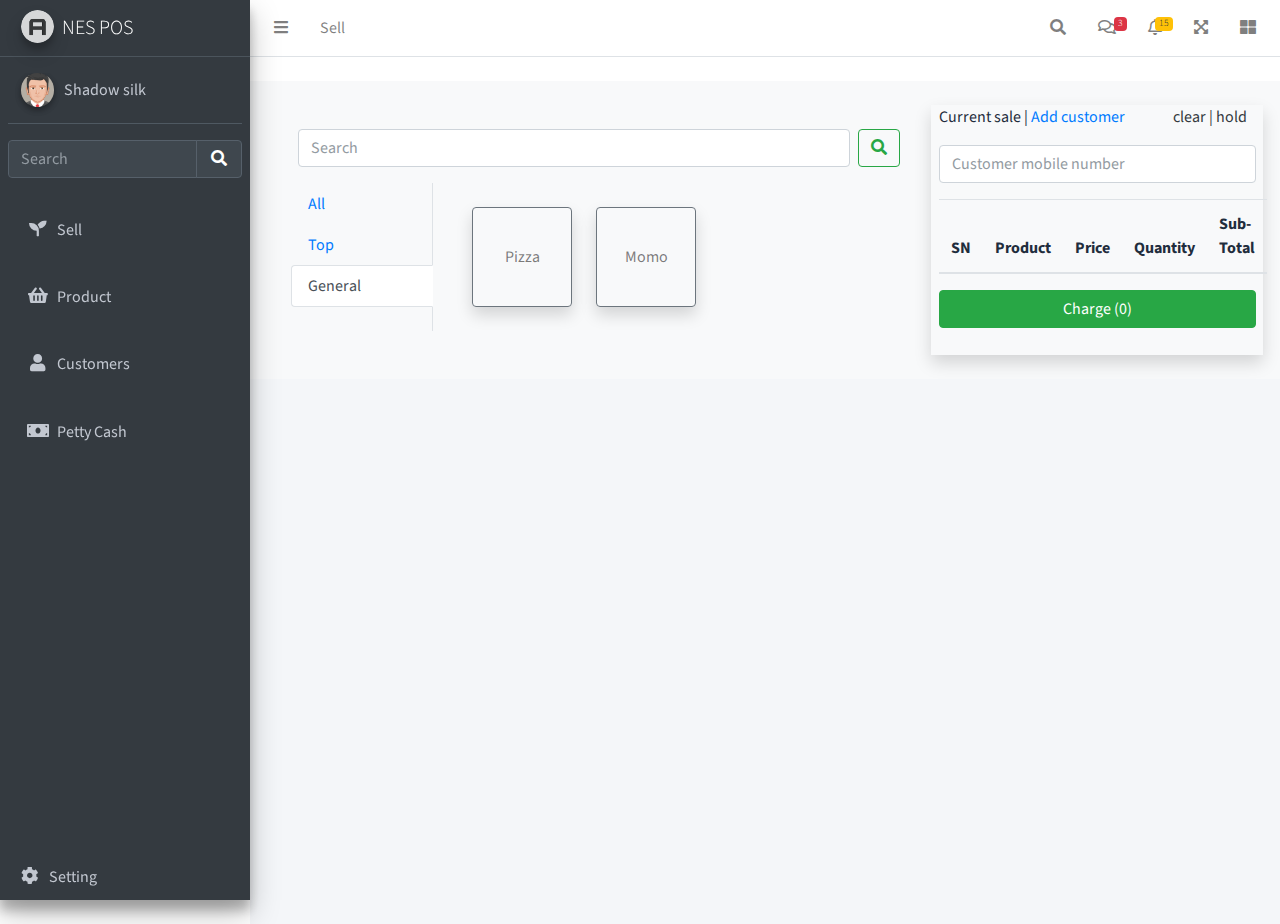
<file: sell.html>
<!DOCTYPE html>
<html lang="en">

<head>
  <meta charset="utf-8">
  <meta name="viewport" content="width=device-width, initial-scale=1">
  <title>admin Dashboard11</title>

  <!-- Google Font: Source Sans Pro -->
  <link rel="stylesheet"
    href="https://fonts.googleapis.com/css?family=Source+Sans+Pro:300,400,400i,700&display=fallback">
  <!-- Font Awesome -->
  <link rel="stylesheet" href="plugins/fontawesome-free/css/all.min.css">
  <!-- Ionicons -->
  <link rel="stylesheet" href="https://code.ionicframework.com/ionicons/2.0.1/css/ionicons.min.css">
  <!-- Tempusdominus Bootstrap 4 -->
  <link rel="stylesheet" href="plugins/tempusdominus-bootstrap-4/css/tempusdominus-bootstrap-4.min.css">
  <!-- iCheck -->
  <link rel="stylesheet" href="plugins/icheck-bootstrap/icheck-bootstrap.min.css">
  <!-- JQVMap -->
  <link rel="stylesheet" href="plugins/jqvmap/jqvmap.min.css">
  <!-- Theme style -->
  <link rel="stylesheet" href="dist/css/adminlte.min.css">
  <!-- overlayScrollbars -->
  <link rel="stylesheet" href="plugins/overlayScrollbars/css/OverlayScrollbars.min.css">
  <!-- Daterange picker -->
  <link rel="stylesheet" href="plugins/daterangepicker/daterangepicker.css">
  <!-- summernote -->
  <link rel="stylesheet" href="plugins/summernote/summernote-bs4.min.css">

  <link rel="stylesheet" href="style.css">
</head>

<body class="hold-transition sidebar-mini layout-fixed">
  <div class="wrapper">
    <!-- modal -->
    <div class="modal fade" id="modal-default" style="display: none;" aria-hidden="true">
      <div class="modal-dialog">
      <div class="modal-content">
      <div class="modal-header">
      <h4 class="modal-title">Edit Product</h4>
      <button type="button" class="close" data-dismiss="modal" aria-label="Close">
       <span aria-hidden="true">×</span>
      </button>
      </div>
      <div class="modal-body">
      <p>
        <div class="mb-3">
          <label for="exampleInputtext" class="form-label">Quantity</label>
          <input type="number" class="form-control" id="kdsstaletime" placeholder="Set Order (optional)" value="1" min="0" maxlength="4" size="4">
          </select>
      </div>
      <div class="mb-3 mt-4">
        
        <label for="exampleInputtext" class="form-label">Total Price </label>
        <div class="mb-2">
          <div class="form-check form-check-inline">
            <input class="form-check-input" type="radio" name="inlineRadioOptions" id="inlineRadio1" value="option1">
            <label class="form-check-label" for="inlineRadio1">Cash Discount</label>
          </div>
          <div class="form-check form-check-inline">
            <input class="form-check-input" type="radio" name="inlineRadioOptions" id="inlineRadio2" value="option2">
            <label class="form-check-label" for="inlineRadio2">Percent Discount</label>
          </div>
          <div class="form-check form-check-inline">
            <input class="form-check-input" type="radio" name="inlineRadioOptions" id="inlineRadio3" value="option3">
            <label class="form-check-label" for="inlineRadio3">Free Item</label>
          </div>
        </div>
        <input type="number" class="form-control" id="kdsstaletime" placeholder="Set Order (optional)" value="1" min="0" maxlength="4" size="4">
        </select>
    </div>
      </p>
      </div>
      <div class="modal-footer justify-content-between">
      <button type="button" class="btn btn-default" data-dismiss="modal">Close</button>
      <div>

        <button type="button" class="btn btn-default" data-dismiss="modal">Remove Item</button>
        <button type="button" class="btn btn-primary">Save changes</button>
      </div>
      </div>
      </div>
      
      </div>
      
      </div>

    <!-- Preloader -->
    <div class="preloader flex-column justify-content-center align-items-center">
      <img class="animation__shake" src="dist/img/AdminLTELogo.png" alt="AdminLTELogo" height="60" width="60">
    </div>

    <!-- Navbar -->
    <nav class="main-header navbar navbar-expand navbar-white navbar-light">
      <!-- Left navbar links -->
      <ul class="navbar-nav">
        <li class="nav-item">
          <a class="nav-link" data-widget="pushmenu" href="#" role="button"><i class="fas fa-bars"></i></a>
        </li>
        <li class="nav-item d-none d-sm-inline-block">
          <a href="#" class="nav-link">Sell</a>
        </li>
      </ul>

      <!-- Right navbar links -->
      <ul class="navbar-nav ml-auto">
        <!-- Navbar Search -->
        <li class="nav-item">
          <a class="nav-link" data-widget="navbar-search" href="#" role="button">
            <i class="fas fa-search"></i>
          </a>
          <div class="navbar-search-block">
            <form class="form-inline">
              <div class="input-group input-group-sm">
                <input class="form-control form-control-navbar" type="search" placeholder="Search" aria-label="Search">
                <div class="input-group-append">
                  <button class="btn btn-navbar" type="submit">
                    <i class="fas fa-search"></i>
                  </button>
                  <button class="btn btn-navbar" type="button" data-widget="navbar-search">
                    <i class="fas fa-times"></i>
                  </button>
                </div>
              </div>
            </form>
          </div>
        </li>

        <!-- Messages Dropdown Menu -->
        <li class="nav-item dropdown">
          <a class="nav-link" data-toggle="dropdown" href="#">
            <i class="far fa-comments"></i>
            <span class="badge badge-danger navbar-badge">3</span>
          </a>
          <div class="dropdown-menu dropdown-menu-lg dropdown-menu-right">
            <a href="#" class="dropdown-item">
              <!-- Message Start -->
              <div class="media">
                <img src="dist/img/user1-128x128.jpg" alt="User Avatar" class="img-size-50 mr-3 img-circle">
                <div class="media-body">
                  <h3 class="dropdown-item-title">
                    Brad Diesel
                    <span class="float-right text-sm text-danger"><i class="fas fa-star"></i></span>
                  </h3>
                  <p class="text-sm">Call me whenever you can...</p>
                  <p class="text-sm text-muted"><i class="far fa-clock mr-1"></i> 4 Hours Ago</p>
                </div>
              </div>
              <!-- Message End -->
            </a>
            <div class="dropdown-divider"></div>
            <a href="#" class="dropdown-item">
              <!-- Message Start -->
              <div class="media">
                <img src="dist/img/user8-128x128.jpg" alt="User Avatar" class="img-size-50 img-circle mr-3">
                <div class="media-body">
                  <h3 class="dropdown-item-title">
                    John Pierce
                    <span class="float-right text-sm text-muted"><i class="fas fa-star"></i></span>
                  </h3>
                  <p class="text-sm">I got your message bro</p>
                  <p class="text-sm text-muted"><i class="far fa-clock mr-1"></i> 4 Hours Ago</p>
                </div>
              </div>
              <!-- Message End -->
            </a>
            <div class="dropdown-divider"></div>
            <a href="#" class="dropdown-item">
              <!-- Message Start -->
              <div class="media">
                <img src="dist/img/user3-128x128.jpg" alt="User Avatar" class="img-size-50 img-circle mr-3">
                <div class="media-body">
                  <h3 class="dropdown-item-title">
                    Nora Silvester
                    <span class="float-right text-sm text-warning"><i class="fas fa-star"></i></span>
                  </h3>
                  <p class="text-sm">The subject goes here</p>
                  <p class="text-sm text-muted"><i class="far fa-clock mr-1"></i> 4 Hours Ago</p>
                </div>
              </div>
              <!-- Message End -->
            </a>
            <div class="dropdown-divider"></div>
            <a href="#" class="dropdown-item dropdown-footer">See All Messages</a>
          </div>
        </li>
        <!-- Notifications Dropdown Menu -->
        <li class="nav-item dropdown">
          <a class="nav-link" data-toggle="dropdown" href="#">
            <i class="far fa-bell"></i>
            <span class="badge badge-warning navbar-badge">15</span>
          </a>
          <div class="dropdown-menu dropdown-menu-lg dropdown-menu-right">
            <span class="dropdown-item dropdown-header">15 Notifications</span>
            <div class="dropdown-divider"></div>
            <a href="#" class="dropdown-item">
              <i class="fas fa-envelope mr-2"></i> 4 new messages
              <span class="float-right text-muted text-sm">3 mins</span>
            </a>
            <div class="dropdown-divider"></div>
            <a href="#" class="dropdown-item">
              <i class="fas fa-users mr-2"></i> 8 friend requests
              <span class="float-right text-muted text-sm">12 hours</span>
            </a>
            <div class="dropdown-divider"></div>
            <a href="#" class="dropdown-item">
              <i class="fas fa-file mr-2"></i> 3 new reports
              <span class="float-right text-muted text-sm">2 days</span>
            </a>
            <div class="dropdown-divider"></div>
            <a href="#" class="dropdown-item dropdown-footer">See All Notifications</a>
          </div>
        </li>
        <li class="nav-item">
          <a class="nav-link" data-widget="fullscreen" href="#" role="button">
            <i class="fas fa-expand-arrows-alt"></i>
          </a>
        </li>
        <li class="nav-item">
          <a class="nav-link" data-widget="control-sidebar" data-controlsidebar-slide="true" href="#" role="button">
            <i class="fas fa-th-large"></i>
          </a>
        </li>
      </ul>
    </nav>
    <!-- /.navbar -->

    <!-- Main Sidebar Container -->
    <aside class="main-sidebar sidebar-dark-primary elevation-4">
      <!-- Brand Logo -->
      <a href="index.html" class="brand-link">
        <img src="dist/img/AdminLTELogo.png" alt="AdminLTE Logo" class="brand-image img-circle elevation-3"
          style="opacity: .8">
        <span class="brand-text font-weight-light">NES POS</span>
      </a>

      <!-- Sidebar -->
      <div class="sidebar">
        <!-- Sidebar user panel (optional) -->
        <div class="user-panel mt-3 pb-3 mb-3 d-flex">
          <div class="image">
            <img src="dist/img/avatar5.png" class="img-circle elevation-2" alt="User Image">
          </div>
          <div class="info">
            <a href="#" class="d-block">Shadow silk</a>
          </div>
        </div>

        <!-- SidebarSearch Form -->
        <div class="form-inline">
          <div class="input-group" data-widget="sidebar-search">
            <input class="form-control form-control-sidebar" type="search" placeholder="Search" aria-label="Search">
            <div class="input-group-append">
              <button class="btn btn-sidebar">
                <i class="fas fa-search fa-fw"></i>
              </button>
            </div>
          </div>
        </div>

        <!-- Sidebar Menu -->
        <nav class="mt-2">
  
          <ul class="nav nav-pills nav-sidebar flex-column" data-widget="treeview" role="menu" data-accordion="false">
            <li class="nav-item mt-4">
              <a href="./sell.html" class="nav-link">
                <i class="nav-icon fas fa-seedling"></i>
                <p>Sell</p>
              </a>
            </li>
            <li class="nav-item  mt-4">
              <a href="./product.html" class="nav-link">
                <i class=" nav-icon fas fa-shopping-basket"></i>
                <p>Product</p>
              </a>
            </li>
            <li class="nav-item mt-4">
              <a href="./customer.html" class="nav-link">
                <i class="nav-icon fas fa-user"></i>
                <p>Customers</p>
              </a>
            </li>
            <li class="nav-item mt-4">
              <a href="./Pettycash.html" class="nav-link">
                <i class=" nav-icon fas fa-money-bill"></i>
                <p>Petty Cash</p>
              </a>
            </li>

            <li class="nav-item fixed-bottom">
              <a href="./setting.html" class="nav-link">
                <i class=" nav-icon fas fa-cog"></i>
                <p>Setting</p>
              </a>
            </li>
           
      </ul>
    </nav>
        <!-- /.sidebar-menu -->
      </div>
      <!-- /.sidebar -->
    </aside>

    <!-- Content Wrapper. Contains page content -->

    <!-- /.row -->
    <!-- Main row -->


    <!-- Control Sidebar -->
    <aside class="control-sidebar control-sidebar-dark">
      <!-- Control sidebar content goes here -->
    </aside>
    <!-- /.control-sidebar -->
  </div>
  <!-- ./wrapper -->

  <div>
    <div class="content-wrapper">
      <div class="row mt-4 bg-light py-4 p-4">

        <div class="col-8 flex-start  p-4">
          <div class="col-12">
            <nav class="">
              <form class="d-flex">
                <input class="form-control mr-sm-2" type="search" placeholder="Search" aria-label="Search">
                <button class="btn btn-outline-success my-2 my-sm-0" type="submit"><i
                    class="fas fa-search"></i></button>
              </form>
            </nav>
          </div>

          <div class="row mt-3">
            <div class="col-5 col-sm-3">
              <div class="nav flex-column nav-tabs h-100" id="vert-tabs-tab" role="tablist" aria-orientation="vertical">
                <a class="nav-link" id="vert-tabs-home-tab" data-toggle="pill" href="#vert-tabs-home" role="tab"
                  aria-controls="vert-tabs-home" aria-selected="false">All</a>
                <a class="nav-link" id="vert-tabs-profile-tab" data-toggle="pill" href="#vert-tabs-profile" role="tab"
                  aria-controls="vert-tabs-profile" aria-selected="false">Top</a>
                <a class="nav-link active" id="vert-tabs-messages-tab" data-toggle="pill" href="#vert-tabs-messages"
                  role="tab" aria-controls="vert-tabs-messages" aria-selected="true">General</a>

              </div>
            </div>
            <div class="col-7 col-sm-9">
              <div class="tab-content" id="vert-tabs-tabContent">
                <div class="p-4 tab-pane text-left fade" id="vert-tabs-home" role="tabpanel"
                  aria-labelledby="vert-tabs-home-tab">
                  <div class="d-flex">
                    <div data-id="1"
                    data-title="Burger"
                    data-price="500" class="product-btn p-2 bd-highlight bg-light-gray mr-4  btn btn-outline-secondary food-items shadow">Burger
                    </div>
                    <div  data-id="2"
                    data-title="Pizza"
                    data-price="500" class="product-btn p-2 bd-highlight bg-light-gray mr-4  btn btn-outline-secondary food-items shadow">Pizza
                    </div>
                    <div data-id="3"
                    data-title="Momo"
                    data-price="500" class="product-btn p-2 bd-highlight bg-light-gray mr-4  btn btn-outline-secondary food-items shadow">Momo
                    </div>
                  </div>
                </div>
                <div class="p-4 tab-pane fade" id="vert-tabs-profile" role="tabpanel"
                  aria-labelledby="vert-tabs-profile-tab">
                  <div class="d-flex">
                    <div class="p-2 bd-highlight bg-light-gray mr-4  btn btn-outline-secondary food-items shadow">Momo
                    </div>
                  </div>
                </div>
                <div class="p-4 tab-pane fade active show" id="vert-tabs-messages" role="tabpanel"
                  aria-labelledby="vert-tabs-messages-tab">
                  <div class="d-flex">

                    <div class="p-2 bd-highlight bg-light-gray mr-4  btn btn-outline-secondary food-items shadow">Pizza
                    </div>
                    <div class="p-2 bd-highlight bg-light-gray mr-4  btn btn-outline-secondary food-items shadow">Momo
                    </div>
                  </div>
                </div>

              </div>
            </div>
          </div>
        </div>
        <div class="col-4 bg-light gra shadow">
          <div class="d-flex justify-conten-between align-items-center  ">
            <div class="mr-5">
              <span> Current sale |</span><a href="#"> Add customer <a>
            </div>

            <div>
              <a href="#" class="btn-group-sm btn-gray  text-dark">clear</button> |
                <a href="#" class="btn-group-sm btn-gray text-dark">hold</button>
            </div>
          </div>
          <form>
            <div class="mb-3 mt-3">
              <input type="number" class="form-control" id="number" placeholder="Customer mobile number">
            </div>
          </form>
        
        <table class="table " id="product-table">
          <thead>
            <tr>
              <th scope="col cart-sn">SN</th>
              <th scope="col cart-item">Product</th>
              <th scope="col cart-price">Price</th>
              <th scope="col cart-quantity">Quantity</th>
              <th scope="col cart-subtotal">Sub-Total</th>
            </tr>
          </thead>
          <tbody id="table-body">
          </tbody>
        </table>
        <div class="text-center">
          <button type="button" class=" mb-2 w-100 btn btn-success">Charge (<span id="total"></span>)</button>
        </div>

      </div>
    </div>






    </div>


  </div>


  </div>
  

  <!-- jQuery -->
  <script src="plugins/jquery/jquery.min.js"></script>
  <!-- jQuery UI 1.11.4 -->
  <script src="plugins/jquery-ui/jquery-ui.min.js"></script>
  <!-- Resolve conflict in jQuery UI tooltip with Bootstrap tooltip -->
  <script>
    $.widget.bridge('uibutton', $.ui.button)
  </script>
  <!-- Bootstrap 4 -->
  <script src="plugins/bootstrap/js/bootstrap.bundle.min.js"></script>
  <!-- ChartJS -->
  <script src="plugins/chart.js/Chart.min.js"></script>
  <!-- Sparkline -->
  <script src="plugins/sparklines/sparkline.js"></script>
  <!-- JQVMap -->
  <script src="plugins/jqvmap/jquery.vmap.min.js"></script>
  <script src="plugins/jqvmap/maps/jquery.vmap.usa.js"></script>
  <!-- jQuery Knob Chart -->
  <script src="plugins/jquery-knob/jquery.knob.min.js"></script>
  <!-- daterangepicker -->
  <script src="plugins/moment/moment.min.js"></script>
  <script src="plugins/daterangepicker/daterangepicker.js"></script>
  <!-- Tempusdominus Bootstrap 4 -->
  <script src="plugins/tempusdominus-bootstrap-4/js/tempusdominus-bootstrap-4.min.js"></script>
  <!-- Summernote -->
  <script src="plugins/summernote/summernote-bs4.min.js"></script>
  <!-- overlayScrollbars -->
  <script src="plugins/overlayScrollbars/js/jquery.overlayScrollbars.min.js"></script>
  <!-- AdminLTE App -->
  <script src="dist/js/adminlte.js"></script>
  <!-- AdminLTE for demo purposes -->
  <script src="dist/js/demo.js"></script>
  <!-- AdminLTE dashboard demo (This is only for demo purposes) -->
  <script src="dist/js/pages/dashboard.js"></script>
  <script src="script.js"></script>
</body>

</html>
</file>
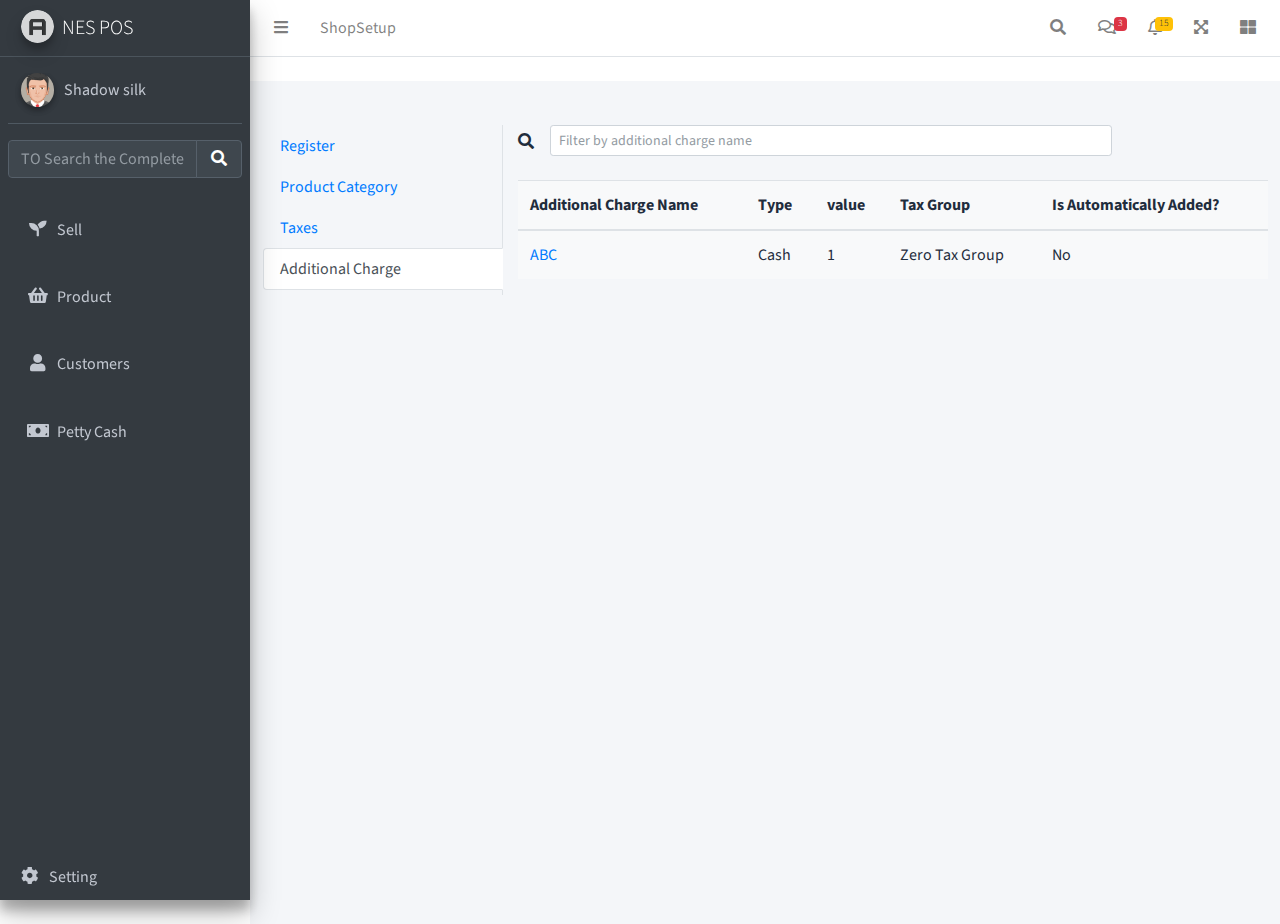
<file: setting.html>
<!DOCTYPE html>
<html lang="en">
  <head>
    <meta charset="utf-8" />
    <meta name="viewport" content="width=device-width, initial-scale=1" />
    <title>admin Dashboard11</title>

    <!-- Google Font: Source Sans Pro -->
    <link
      rel="stylesheet"
      href="https://fonts.googleapis.com/css?family=Source+Sans+Pro:300,400,400i,700&display=fallback"
    />
    <!-- Font Awesome -->
    <link rel="stylesheet" href="plugins/fontawesome-free/css/all.min.css" />
    <!-- Ionicons -->
    <link
      rel="stylesheet"
      href="https://code.ionicframework.com/ionicons/2.0.1/css/ionicons.min.css"
    />
    <!-- Tempusdominus Bootstrap 4 -->
    <link
      rel="stylesheet"
      href="plugins/tempusdominus-bootstrap-4/css/tempusdominus-bootstrap-4.min.css"
    />
    <!-- iCheck -->
    <link
      rel="stylesheet"
      href="plugins/icheck-bootstrap/icheck-bootstrap.min.css"
    />
    <!-- JQVMap -->
    <link rel="stylesheet" href="plugins/jqvmap/jqvmap.min.css" />
    <!-- Theme style -->
    <link rel="stylesheet" href="dist/css/adminlte.min.css" />
    <!-- overlayScrollbars -->
    <link
      rel="stylesheet"
      href="plugins/overlayScrollbars/css/OverlayScrollbars.min.css"
    />
    <!-- Daterange picker -->
    <link rel="stylesheet" href="plugins/daterangepicker/daterangepicker.css" />
    <!-- summernote -->
    <link rel="stylesheet" href="plugins/summernote/summernote-bs4.min.css" />
    <link rel="stylesheet" href="style.css" />
  </head>
  <body class="hold-transition sidebar-mini layout-fixed bg-white">
    <div class="wrapper">
      <!-- Preloader -->
      <div
        class="preloader flex-column justify-content-center align-items-center"
      >
        <img
          class="animation__shake"
          src="dist/img/AdminLTELogo.png"
          alt="AdminLTELogo"
          height="60"
          width="60"
        />
      </div>

      <!-- Navbar -->
      <nav class="main-header navbar navbar-expand navbar-white navbar-light">
        <!-- Left navbar links -->
        <ul class="navbar-nav">
          <li class="nav-item">
            <a class="nav-link" data-widget="pushmenu" href="#" role="button"
              ><i class="fas fa-bars"></i
            ></a>
          </li>
          <li class="nav-item d-none d-sm-inline-block">
            <a href="#" class="nav-link">ShopSetup</a>
          </li>
        </ul>

        <!-- Right navbar links -->
        <ul class="navbar-nav ml-auto">
          <!-- Navbar Search -->
          <li class="nav-item">
            <a
              class="nav-link"
              data-widget="navbar-search"
              href="#"
              role="button"
            >
              <i class="fas fa-search"></i>
            </a>
            <div class="navbar-search-block">
              <form class="form-inline">
                <div class="input-group input-group-sm">
                  <input
                    class="form-control form-control-navbar"
                    type="search"
                    placeholder="Search"
                    aria-label="Search"
                  />
                  <div class="input-group-append">
                    <button class="btn btn-navbar" type="submit">
                      <i class="fas fa-search"></i>
                    </button>
                    <button
                      class="btn btn-navbar"
                      type="button"
                      data-widget="navbar-search"
                    >
                      <i class="fas fa-times"></i>
                    </button>
                  </div>
                </div>
              </form>
            </div>
          </li>

          <!-- Messages Dropdown Menu -->
          <li class="nav-item dropdown">
            <a class="nav-link" data-toggle="dropdown" href="#">
              <i class="far fa-comments"></i>
              <span class="badge badge-danger navbar-badge">3</span>
            </a>
            <div class="dropdown-menu dropdown-menu-lg dropdown-menu-right">
              <a href="#" class="dropdown-item">
                <!-- Message Start -->
                <div class="media">
                  <img
                    src="dist/img/user1-128x128.jpg"
                    alt="User Avatar"
                    class="img-size-50 mr-3 img-circle"
                  />
                  <div class="media-body">
                    <h3 class="dropdown-item-title">
                      Brad Diesel
                      <span class="float-right text-sm text-danger"
                        ><i class="fas fa-star"></i
                      ></span>
                    </h3>
                    <p class="text-sm">Call me whenever you can...</p>
                    <p class="text-sm text-muted">
                      <i class="far fa-clock mr-1"></i> 4 Hours Ago
                    </p>
                  </div>
                </div>
                <!-- Message End -->
              </a>
              <div class="dropdown-divider"></div>
              <a href="#" class="dropdown-item">
                <!-- Message Start -->
                <div class="media">
                  <img
                    src="dist/img/user8-128x128.jpg"
                    alt="User Avatar"
                    class="img-size-50 img-circle mr-3"
                  />
                  <div class="media-body">
                    <h3 class="dropdown-item-title">
                      John Pierce
                      <span class="float-right text-sm text-muted"
                        ><i class="fas fa-star"></i
                      ></span>
                    </h3>
                    <p class="text-sm">I got your message bro</p>
                    <p class="text-sm text-muted">
                      <i class="far fa-clock mr-1"></i> 4 Hours Ago
                    </p>
                  </div>
                </div>
                <!-- Message End -->
              </a>
              <div class="dropdown-divider"></div>
              <a href="#" class="dropdown-item">
                <!-- Message Start -->
                <div class="media">
                  <img
                    src="dist/img/user3-128x128.jpg"
                    alt="User Avatar"
                    class="img-size-50 img-circle mr-3"
                  />
                  <div class="media-body">
                    <h3 class="dropdown-item-title">
                      Nora Silvester
                      <span class="float-right text-sm text-warning"
                        ><i class="fas fa-star"></i
                      ></span>
                    </h3>
                    <p class="text-sm">The subject goes here</p>
                    <p class="text-sm text-muted">
                      <i class="far fa-clock mr-1"></i> 4 Hours Ago
                    </p>
                  </div>
                </div>
                <!-- Message End -->
              </a>
              <div class="dropdown-divider"></div>
              <a href="#" class="dropdown-item dropdown-footer"
                >See All Messages</a
              >
            </div>
          </li>
          <!-- Notifications Dropdown Menu -->
          <li class="nav-item dropdown">
            <a class="nav-link" data-toggle="dropdown" href="#">
              <i class="far fa-bell"></i>
              <span class="badge badge-warning navbar-badge">15</span>
            </a>
            <div class="dropdown-menu dropdown-menu-lg dropdown-menu-right">
              <span class="dropdown-item dropdown-header"
                >15 Notifications</span
              >
              <div class="dropdown-divider"></div>
              <a href="#" class="dropdown-item">
                <i class="fas fa-envelope mr-2"></i> 4 new messages
                <span class="float-right text-muted text-sm">3 mins</span>
              </a>
              <div class="dropdown-divider"></div>
              <a href="#" class="dropdown-item">
                <i class="fas fa-users mr-2"></i> 8 friend requests
                <span class="float-right text-muted text-sm">12 hours</span>
              </a>
              <div class="dropdown-divider"></div>
              <a href="#" class="dropdown-item">
                <i class="fas fa-file mr-2"></i> 3 new reports
                <span class="float-right text-muted text-sm">2 days</span>
              </a>
              <div class="dropdown-divider"></div>
              <a href="#" class="dropdown-item dropdown-footer"
                >See All Notifications</a
              >
            </div>
          </li>
          <li class="nav-item">
            <a class="nav-link" data-widget="fullscreen" href="#" role="button">
              <i class="fas fa-expand-arrows-alt"></i>
            </a>
          </li>
          <li class="nav-item">
            <a
              class="nav-link"
              data-widget="control-sidebar"
              data-controlsidebar-slide="true"
              href="#"
              role="button"
            >
              <i class="fas fa-th-large"></i>
            </a>
          </li>
        </ul>
      </nav>
      <!-- /.navbar -->

      <!-- Main Sidebar Container -->
      <aside class="main-sidebar sidebar-dark-primary elevation-4">
        <!-- Brand Logo -->
        <a href="index.html" class="brand-link">
          <img
            src="dist/img/AdminLTELogo.png"
            alt="AdminLTE Logo"
            class="brand-image img-circle elevation-3"
            style="opacity: 0.8"
          />
          <span class="brand-text font-weight-light">NES POS</span>
        </a>

        <!-- Sidebar -->
        <div class="sidebar">
          <!-- Sidebar user panel (optional) -->
          <div class="user-panel mt-3 pb-3 mb-3 d-flex">
            <div class="image">
              <img
                src="dist/img/avatar5.png"
                class="img-circle elevation-2"
                alt="User Image"
              />
            </div>
            <div class="info">
              <a href="#" class="d-block">Shadow silk</a>
            </div>
          </div>

          <!-- SidebarSearch Form -->
          <div class="form-inline">
            <div class="input-group" data-widget="sidebar-search">
              <input
                class="form-control form-control-sidebar"
                type="search"
                placeholder="TO Search the Complete number"
                aria-label="Search"
              />
              <div class="input-group-append">
                <button class="btn btn-sidebar">
                  <i class="fas fa-search fa-fw"></i>
                </button>
              </div>
            </div>
          </div>

          <!-- Sidebar Menu -->
          <nav class="mt-2">
            <ul
              class="nav nav-pills nav-sidebar flex-column"
              data-widget="treeview"
              role="menu"
              data-accordion="false"
            >
              <li class="nav-item mt-4">
                <a href="./sell.html" class="nav-link">
                  <i class="nav-icon fas fa-seedling"></i>
                  <p>Sell</p>
                </a>
              </li>
              <li class="nav-item mt-4">
                <a href="./product.html" class="nav-link">
                  <i class="nav-icon fas fa-shopping-basket"></i>
                  <p>Product</p>
                </a>
              </li>
              <li class="nav-item mt-4">
                <a href="./customer.html" class="nav-link">
                  <i class="nav-icon fas fa-user"></i>
                  <p>Customers</p>
                </a>
              </li>
              <li class="nav-item mt-4">
                <a href="./Pettycash.html" class="nav-link">
                  <i class="nav-icon fas fa-money-bill"></i>
                  <p>Petty Cash</p>
                </a>
              </li>

              <li class="nav-item fixed-bottom">
                <a href="./setting.html" class="nav-link">
                  <i class="nav-icon fas fa-cog"></i>
                  <p>Setting</p>
                </a>
              </li>
            </ul>
          </nav>
          <!-- /.sidebar-menu -->
        </div>
        <!-- /.sidebar -->
      </aside>

      <!-- Content Wrapper. Contains page content -->

      <!-- /.row -->
      <!-- Main row -->

      <!-- Control Sidebar -->
      <aside class="control-sidebar control-sidebar-dark">
        <!-- Control sidebar content goes here -->
      </aside>
      <!-- /.control-sidebar -->
    </div>

    <div>
      <div class="content-wrapper">
        <div class="row mt-4  py-4">
          <div class="card-body">
            <div class="row">
              <div class="col-5 col-sm-3">
                <div
                  class="nav flex-column nav-tabs h-100"
                  id="vert-tabs-tab"
                  role="tablist"
                  aria-orientation="vertical"
                >
                  <a
                    class="nav-link"
                    id="vert-tabs-home-tab"
                    data-toggle="pill"
                    href="#vert-tabs-home"
                    role="tab"
                    aria-controls="vert-tabs-home"
                    aria-selected="false"
                    >Register</a
                  >
                  <a
                    class="nav-link"
                    id="vert-tabs-profile-tab"
                    data-toggle="pill"
                    href="#vert-tabs-profile"
                    role="tab"
                    aria-controls="vert-tabs-profile"
                    aria-selected="false"
                    >Product Category</a
                  >
                  <a
                    class="nav-link"
                    id="vert-tabs-messages-tab"
                    data-toggle="pill"
                    href="#vert-tabs-messages"
                    role="tab"
                    aria-controls="vert-tabs-messages"
                    aria-selected="false"
                    >Taxes</a
                  >
                  <a
                    class="nav-link active"
                    id="vert-tabs-settings-tab"
                    data-toggle="pill"
                    href="#vert-tabs-settings"
                    role="tab"
                    aria-controls="vert-tabs-settings"
                    aria-selected="true"
                    >Additional Charge</a
                  >
                </div>
              </div>

              <!-- Register -->
              <div class="col-7 col-sm-9">
                <div class="tab-content" id="vert-tabs-tabContent">
                  <div
                    class="tab-pane text-left fade"
                    id="vert-tabs-home"
                    role="tabpanel"
                    aria-labelledby="vert-tabs-home-tab"
                  >
                    <form class="form-inline active-cyan-3 active-cyan-4">
                      <i class="fas fa-search" aria-hidden="true"></i>
                      <input
                        class="form-control form-control-sm ml-3 w-75"
                        type="text"
                        placeholder="Filter by register name"
                        aria-label="Search"
                      />
                    </form>

                    <div class="table bg-light gray mt-4 ml-auto">
                      <table class="table">
                        <thead>
                          <tr>
                            <th scope="col">RegisterName</th>
                            <th scope="col">Receipt Number prefix</th>
                            <th scope="col">Print Receipt?(for NESpos Web) </th>
                          </tr>
                        </thead>
                        <tbody>
                          <tr>
                            <td><a href="./registerform.html">Main Register</a></td>
                            <td>NE</td>
                            <td>Yes</td>
                          </tr>
                        </tbody>
                      </table>
                    </div>
                  </div>
                  <!-- register end -->


                  <!-- Category table -->
                  <div
                    class="tab-pane fade"
                    id="vert-tabs-profile"
                    role="tabpanel"
                    aria-labelledby="vert-tabs-profile-tab"
                  >
                  <form class="form-inline active-cyan-3 active-cyan-4">
                    <i class="fas fa-search" aria-hidden="true"></i>
                    <input
                      class="form-control form-control-sm ml-3 w-75"
                      type="text"
                      placeholder="Filter by category name"
                      aria-label="Search"
                    />
                  </form>

                  <div class="table bg-light gray mt-4 ml-auto">
                    <table class="table">
                      <thead>
                        <tr>
                          <th scope="col">Product Category Name</th>
                    
                          <th scope="col">Sort Order</th>
                        </tr>
                      </thead>
                      <tbody>
                        <tr>
                          <td><a href="/categoryform.html">General</a></td>
                          <td>-</td>
                        </tr>
                      </tbody>
                    </table>
                  </div>
                </div>
                <!-- end of Category -->


                <!-- taxes table -->
                  <div
                    class="tab-pane fade"
                    id="vert-tabs-messages"
                    role="tabpanel"
                    aria-labelledby="vert-tabs-messages-tab"
                  >
                  <form class="form-inline active-cyan-3 active-cyan-4">
                    <i class="fas fa-search" aria-hidden="true"></i>
                    <input
                      class="form-control form-control-sm ml-3 w-75"
                      type="text"
                      placeholder="Filter by tax name"
                      aria-label="Search"
                    />
                  </form>

                  <div class="table bg-light gray mt-4 ml-auto">
                    <table class="table">
                      <thead>
                        <tr>
                          <th scope="col">Tax Name</th>
                          <th scope="col">Tax Percent</th>
                          <th scope="col">Is Linked To A Tax Group? </th>
                        </tr>
                      </thead>
                      <tbody>
                        <tr>
                          <td><a href="/taxform.html">Zero Tax</a></td>
                          <td>0</td>
                          <td>Yes</td>
                        </tr>
                      </tbody>
                    </table>
                  </div>
                  </div>
                   <!-- end of Taxes -->


                   <!-- additional charge table -->
                  <div
                    class="tab-pane fade active show"
                    id="vert-tabs-settings"
                    role="tabpanel"
                    aria-labelledby="vert-tabs-settings-tab"
                  >
                  <form class="form-inline active-cyan-3 active-cyan-4">
                    <i class="fas fa-search" aria-hidden="true"></i>
                    <input
                      class="form-control form-control-sm ml-3 w-75"
                      type="text"
                      placeholder="Filter by additional charge name"
                      aria-label="Search"
                    />
                  </form>

                  <div class="table bg-light gray mt-4 ml-auto">
                    <table class="table">
                      <thead>
                        <tr>
                          <th scope="col">Additional Charge Name</th>
                          <th scope="col">Type</th>
                          <th scope="col">value</th>
                          <th scope="col">Tax Group</th>
                          <th scope="col">Is Automatically Added?</th>
                        </tr>
                      </thead>
                      <tbody>
                        <tr>
                          <td><a href="/additionalform.html">ABC</a></td>
                          <td>Cash</td>
                          <td>1</td>
                          <td>Zero Tax Group</td>
                          <td>No</td>
                        </tr>
                      </tbody>
                    </table>
                  </div>
                  </div>

                  <!-- end of additionalcharge table -->

                </div>
              </div>
            </div>
          </div>
        </div>
      </div>
    </div>

    <!-- jQuery -->
    <script src="plugins/jquery/jquery.min.js"></script>
    <!-- jQuery UI 1.11.4 -->
    <script src="plugins/jquery-ui/jquery-ui.min.js"></script>
    <!-- Resolve conflict in jQuery UI tooltip with Bootstrap tooltip -->
    <script>
      $.widget.bridge("uibutton", $.ui.button);
    </script>
    <!-- Bootstrap 4 -->
    <script src="plugins/bootstrap/js/bootstrap.bundle.min.js"></script>
    <!-- ChartJS -->
    <script src="plugins/chart.js/Chart.min.js"></script>
    <!-- Sparkline -->
    <script src="plugins/sparklines/sparkline.js"></script>
    <!-- JQVMap -->
    <script src="plugins/jqvmap/jquery.vmap.min.js"></script>
    <script src="plugins/jqvmap/maps/jquery.vmap.usa.js"></script>
    <!-- jQuery Knob Chart -->
    <script src="plugins/jquery-knob/jquery.knob.min.js"></script>
    <!-- daterangepicker -->
    <script src="plugins/moment/moment.min.js"></script>
    <script src="plugins/daterangepicker/daterangepicker.js"></script>
    <!-- Tempusdominus Bootstrap 4 -->
    <script src="plugins/tempusdominus-bootstrap-4/js/tempusdominus-bootstrap-4.min.js"></script>
    <!-- Summernote -->
    <script src="plugins/summernote/summernote-bs4.min.js"></script>
    <!-- overlayScrollbars -->
    <script src="plugins/overlayScrollbars/js/jquery.overlayScrollbars.min.js"></script>
    <!-- AdminLTE App -->
    <script src="dist/js/adminlte.js"></script>
    <!-- AdminLTE for demo purposes -->
    <script src="dist/js/demo.js"></script>
    <!-- AdminLTE dashboard demo (This is only for demo purposes) -->
    <script src="dist/js/pages/dashboard.js"></script>
  </body>
</html>
</file>
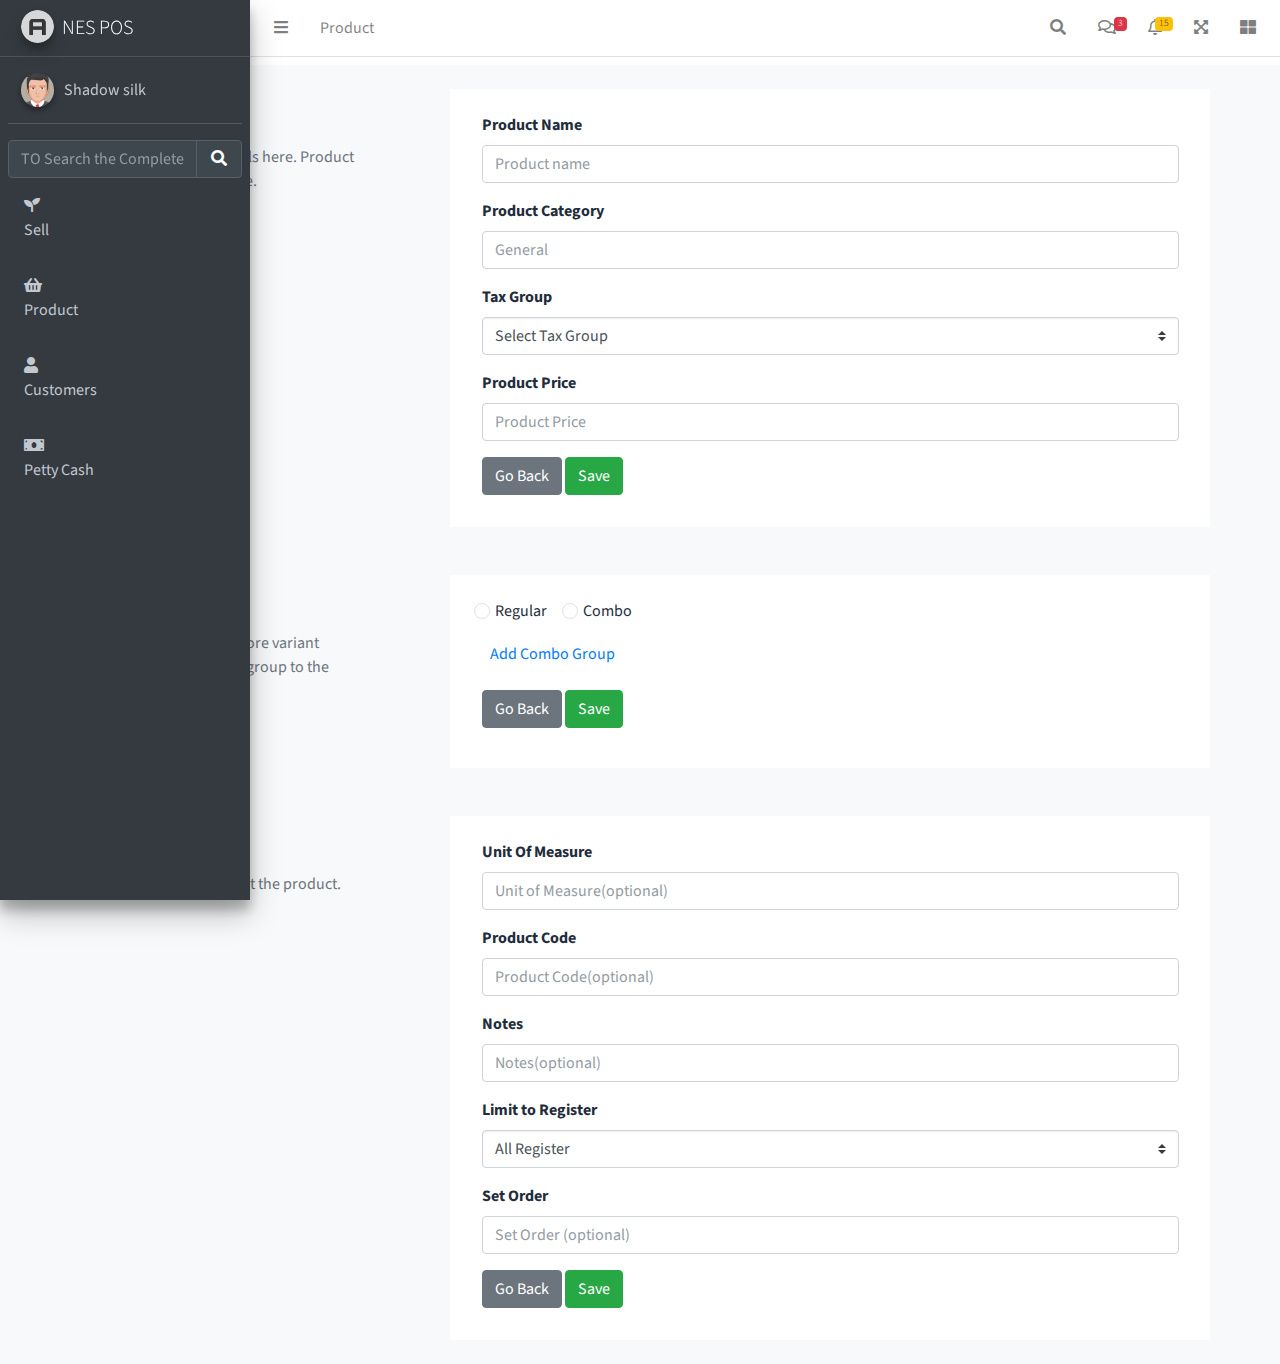
<file: singleproduct.html>
<!DOCTYPE html>
<html lang="en">
<head>
    <meta charset="UTF-8">
    <meta http-equiv="X-UA-Compatible" content="IE=edge">
    <meta name="viewport" content="width=device-width, initial-scale=1.0">
    <title>Document</title>

     <!-- Google Font: Source Sans Pro -->
  <link rel="stylesheet" href="https://fonts.googleapis.com/css?family=Source+Sans+Pro:300,400,400i,700&display=fallback">
  <!-- Font Awesome -->
  <link rel="stylesheet" href="plugins/fontawesome-free/css/all.min.css">
  <!-- Ionicons -->
  <link rel="stylesheet" href="https://code.ionicframework.com/ionicons/2.0.1/css/ionicons.min.css">
  <!-- Tempusdominus Bootstrap 4 -->
  <link rel="stylesheet" href="plugins/tempusdominus-bootstrap-4/css/tempusdominus-bootstrap-4.min.css">
  <!-- iCheck -->
  <link rel="stylesheet" href="plugins/icheck-bootstrap/icheck-bootstrap.min.css">
  <!-- JQVMap -->
  <link rel="stylesheet" href="plugins/jqvmap/jqvmap.min.css">
  <!-- Theme style -->
  <link rel="stylesheet" href="dist/css/adminlte.min.css">
  <!-- overlayScrollbars -->
  <link rel="stylesheet" href="plugins/overlayScrollbars/css/OverlayScrollbars.min.css">
  <!-- Daterange picker -->
  <link rel="stylesheet" href="plugins/daterangepicker/daterangepicker.css">
  <!-- summernote -->
  <link rel="stylesheet" href="plugins/summernote/summernote-bs4.min.css">
  <link rel="stylesheet" href="style.css">
  <link href="https://cdn.jsdelivr.net/npm/bootstrap@5.0.2/dist/css/bootstrap.min.css" rel="stylesheet">
</head>
<body>
     <!-- navbar -->
     <!DOCTYPE html>
<html lang="en">
<head>
  <meta charset="utf-8">
  <meta name="viewport" content="width=device-width, initial-scale=1">
  <title>admin Dashboard11</title>

  <!-- Google Font: Source Sans Pro -->
  <link rel="stylesheet" href="https://fonts.googleapis.com/css?family=Source+Sans+Pro:300,400,400i,700&display=fallback">
  <!-- Font Awesome -->
  <link rel="stylesheet" href="plugins/fontawesome-free/css/all.min.css">
  <!-- Ionicons -->
  <link rel="stylesheet" href="https://code.ionicframework.com/ionicons/2.0.1/css/ionicons.min.css">
  <!-- Tempusdominus Bootstrap 4 -->
  <link rel="stylesheet" href="plugins/tempusdominus-bootstrap-4/css/tempusdominus-bootstrap-4.min.css">
  <!-- iCheck -->
  <link rel="stylesheet" href="plugins/icheck-bootstrap/icheck-bootstrap.min.css">
  <!-- JQVMap -->
  <link rel="stylesheet" href="plugins/jqvmap/jqvmap.min.css">
  <!-- Theme style -->
  <link rel="stylesheet" href="dist/css/adminlte.min.css">
  <!-- overlayScrollbars -->
  <link rel="stylesheet" href="plugins/overlayScrollbars/css/OverlayScrollbars.min.css">
  <!-- Daterange picker -->
  <link rel="stylesheet" href="plugins/daterangepicker/daterangepicker.css">
  <!-- summernote -->
  <link rel="stylesheet" href="plugins/summernote/summernote-bs4.min.css">
  <link rel="stylesheet" href="style.css">
</head>
<body class="hold-transition sidebar-mini layout-fixed">
<div class="wrapper">

  <!-- Preloader -->
  <div class="preloader flex-column justify-content-center align-items-center">
    <img class="animation__shake" src="dist/img/AdminLTELogo.png" alt="AdminLTELogo" height="60" width="60">
  </div>

  <!-- Navbar -->
  <nav class="main-header navbar navbar-expand navbar-white navbar-light">
    <!-- Left navbar links -->
    <ul class="navbar-nav">
      <li class="nav-item">
        <a class="nav-link" data-widget="pushmenu" href="#" role="button"><i class="fas fa-bars"></i></a>
      </li>
      <li class="nav-item d-none d-sm-inline-block">
        <a href="#" class="nav-link">Product</a>
      </li>
    </ul>

    <!-- Right navbar links -->
    <ul class="navbar-nav ml-auto">
      <!-- Navbar Search -->
      <li class="nav-item">
        <a class="nav-link" data-widget="navbar-search" href="#" role="button">
          <i class="fas fa-search"></i>
        </a>
        <div class="navbar-search-block">
          <form class="form-inline">
            <div class="input-group input-group-sm">
              <input class="form-control form-control-navbar" type="search" placeholder="Search" aria-label="Search">
              <div class="input-group-append">
                <button class="btn btn-navbar" type="submit">
                  <i class="fas fa-search"></i>
                </button>
                <button class="btn btn-navbar" type="button" data-widget="navbar-search">
                  <i class="fas fa-times"></i>
                </button>
              </div>
            </div>
          </form>
        </div>
      </li>

      <!-- Messages Dropdown Menu -->
      <li class="nav-item dropdown">
        <a class="nav-link" data-toggle="dropdown" href="#">
          <i class="far fa-comments"></i>
          <span class="badge badge-danger navbar-badge">3</span>
        </a>
        <div class="dropdown-menu dropdown-menu-lg dropdown-menu-right">
          <a href="#" class="dropdown-item">
            <!-- Message Start -->
            <div class="media">
              <img src="dist/img/user1-128x128.jpg" alt="User Avatar" class="img-size-50 mr-3 img-circle">
              <div class="media-body">
                <h3 class="dropdown-item-title">
                  Brad Diesel
                  <span class="float-right text-sm text-danger"><i class="fas fa-star"></i></span>
                </h3>
                <p class="text-sm">Call me whenever you can...</p>
                <p class="text-sm text-muted"><i class="far fa-clock mr-1"></i> 4 Hours Ago</p>
              </div>
            </div>
            <!-- Message End -->
          </a>
          <div class="dropdown-divider"></div>
          <a href="#" class="dropdown-item">
            <!-- Message Start -->
            <div class="media">
              <img src="dist/img/user8-128x128.jpg" alt="User Avatar" class="img-size-50 img-circle mr-3">
              <div class="media-body">
                <h3 class="dropdown-item-title">
                  John Pierce
                  <span class="float-right text-sm text-muted"><i class="fas fa-star"></i></span>
                </h3>
                <p class="text-sm">I got your message bro</p>
                <p class="text-sm text-muted"><i class="far fa-clock mr-1"></i> 4 Hours Ago</p>
              </div>
            </div>
            <!-- Message End -->
          </a>
          <div class="dropdown-divider"></div>
          <a href="#" class="dropdown-item">
            <!-- Message Start -->
            <div class="media">
              <img src="dist/img/user3-128x128.jpg" alt="User Avatar" class="img-size-50 img-circle mr-3">
              <div class="media-body">
                <h3 class="dropdown-item-title">
                  Nora Silvester
                  <span class="float-right text-sm text-warning"><i class="fas fa-star"></i></span>
                </h3>
                <p class="text-sm">The subject goes here</p>
                <p class="text-sm text-muted"><i class="far fa-clock mr-1"></i> 4 Hours Ago</p>
              </div>
            </div>
            <!-- Message End -->
          </a>
          <div class="dropdown-divider"></div>
          <a href="#" class="dropdown-item dropdown-footer">See All Messages</a>
        </div>
      </li>
      <!-- Notifications Dropdown Menu -->
      <li class="nav-item dropdown">
        <a class="nav-link" data-toggle="dropdown" href="#">
          <i class="far fa-bell"></i>
          <span class="badge badge-warning navbar-badge">15</span>
        </a>
        <div class="dropdown-menu dropdown-menu-lg dropdown-menu-right">
          <span class="dropdown-item dropdown-header">15 Notifications</span>
          <div class="dropdown-divider"></div>
          <a href="#" class="dropdown-item">
            <i class="fas fa-envelope mr-2"></i> 4 new messages
            <span class="float-right text-muted text-sm">3 mins</span>
          </a>
          <div class="dropdown-divider"></div>
          <a href="#" class="dropdown-item">
            <i class="fas fa-users mr-2"></i> 8 friend requests
            <span class="float-right text-muted text-sm">12 hours</span>
          </a>
          <div class="dropdown-divider"></div>
          <a href="#" class="dropdown-item">
            <i class="fas fa-file mr-2"></i> 3 new reports
            <span class="float-right text-muted text-sm">2 days</span>
          </a>
          <div class="dropdown-divider"></div>
          <a href="#" class="dropdown-item dropdown-footer">See All Notifications</a>
        </div>
      </li>
      <li class="nav-item">
        <a class="nav-link" data-widget="fullscreen" href="#" role="button">
          <i class="fas fa-expand-arrows-alt"></i>
        </a>
      </li>
      <li class="nav-item">
        <a class="nav-link" data-widget="control-sidebar" data-controlsidebar-slide="true" href="#" role="button">
          <i class="fas fa-th-large"></i>
        </a>
      </li>
    </ul>
  </nav>
  <!-- /.navbar -->

  <!-- Main Sidebar Container -->
  <aside class="main-sidebar sidebar-dark-primary elevation-4">
    <!-- Brand Logo -->
    <a href="index.html" class="brand-link">
      <img src="dist/img/AdminLTELogo.png" alt="AdminLTE Logo" class="brand-image img-circle elevation-3" style="opacity: .8">
      <span class="brand-text font-weight-light">NES POS</span>
    </a>

    <!-- Sidebar -->
    <div class="sidebar">
      <!-- Sidebar user panel (optional) -->
      <div class="user-panel mt-3 pb-3 mb-3 d-flex">
        <div class="image">
          <img src="dist/img/avatar5.png" class="img-circle elevation-2" alt="User Image">
        </div>
        <div class="info">
          <a href="#" class="d-block">Shadow silk</a>
        </div>
      </div>

      <!-- SidebarSearch Form -->
      <div class="form-inline">
        <div class="input-group" data-widget="sidebar-search">
          <input class="form-control form-control-sidebar" type="search" placeholder="TO Search the Complete number" aria-label="Search">
          <div class="input-group-append">
            <button class="btn btn-sidebar">
              <i class="fas fa-search fa-fw"></i>
            </button>
          </div>
        </div>
      </div>

      <!-- Sidebar Menu -->
      <nav class="mt-2">
        <!-- <ul class="nav nav-pills nav-sidebar flex-column" data-widget="treeview" role="menu" data-accordion="false"> -->
          <!-- Add icons to the links using the .nav-icon class
               with font-awesome or any other icon font library -->
          <!-- <li class="nav-item menu-open"> -->
            <!-- <a href="#" class="nav-link active">
              <! <i class="nav-icon fas fa-tachometer-alt"></i>
              <p>
                Dashboard
                <i class="right fas fa-angle-left"></i> ->
              </p>
            </a> -->

            
            <ul class="nav nav-treeview bg-dark">
              
                <li class="nav-item">
                  <a href="./sell.html" class="nav-link">
                    <i class="fas fa-seedling"></i>
                    <p>Sell</p>
                  </a>
                </li>
                <li class="nav-item">
                  <a href="./product.html" class="nav-link">
                    <i class="fas fa-shopping-basket"></i>
                    <p>Product</p>
                  </a>
                </li>
                <li class="nav-item">
                  <a href="./customer.html" class="nav-link">
                    <i class="fas fa-user"></i>
                    <p>Customers</p>
                  </a>
                </li>
                <li class="nav-item">
                  <a href="./Pettycash.html" class="nav-link">
                    <i class="fas fa-money-bill"></i>
                    <p>Petty Cash</p>
                  </a>
                </li>
               
          </ul>
      </nav>
      <!-- /.sidebar-menu -->
    </div>
    <!-- /.sidebar -->
  </aside>

  <!-- Content Wrapper. Contains page content -->
   
        <!-- /.row -->
        <!-- Main row -->
       

  <!-- Control Sidebar -->
  <aside class="control-sidebar control-sidebar-dark">
    <!-- Control sidebar content goes here -->
  </aside>
  <!-- /.control-sidebar -->
</div>


<!-- ./wrapper -->
   <!-- form -->
<div class="col-xs-12 bg-light">
<div class="container">
    <div class="row align-items-start mt-2">
      <div class="col-xs-12 col-md-4 mt-4 p-4">
        <span class="text-aligncenter"><b>Product Details</b></span><br>
        <p class="text-aligncenter mt-2 text-gray">Edit your product details here. Product <br> name should be unique.</p>        </div>
      <div class="col-xs-12 col-md-8  mt-4 bg-white">
        <form class="p-4">
            <div class="mb-3">
              <label for="exampleInputtext" class="form-label">Product Name</label>
              <input type="text" class="form-control" id="productname" placeholder="Product name">
              <!-- <div id="emailHelp" class="form-text">We'll never share your email with anyone else.</div> -->
            </div>
            <div class="mb-3">
                <label for="exampleInputtext" class="form-label">Product Category</label>
                <input type="text" class="form-control" id="productcategory" placeholder="General">
                <!-- <div id="emailHelp" class="form-text">We'll never share your email with anyone else.</div> -->
            </div>
            <div class="mb-3">
                <label for="exampleInputtext" class="form-label">Tax Group</label>
                <select class="custom-select mr-sm-2" id="taxgroup">
                    <option value="1">Select Tax Group</option>
                    <option value="2">Zero Tax Group</option>
                </select>
                <!-- <div id="emailHelp" class="form-text">We'll never share your email with anyone else.</div> -->
            </div>
            <div class="mb-3">
                <label for="exampleInputtext" class="form-label">Product Price</label>
                <input type="number" class="form-control" id="productprice"placeholder="Product Price">
                <!-- <div id="emailHelp" class="form-text">We'll never share your email with anyone else.</div> -->
            </div>
            <button type="submit" class="btn btn-secondary mb-2">Go Back</button>
            <button type="submit" class="btn btn-success mb-2">Save</button>
        </form>
    </div>
</div>
   <!-- form -->

    <div class="row align-items-start  mt-4">
      <div class="col-xs-12 col-md-4  mt-4 p-4">
        <span class="text-aligncenter"><b>Product Option</b></span><br>
        <p class="text-aligncenter mt-2 text-gray">You can add one ore more variant<br>groups and an add-on group to the<br> product.</p>  
      </div>
      <div class="col-xs-12 col-md-8 mt-4 bg-white p-4">
        <div class="form-check form-check-inline">
            <input class="form-check-input" type="radio" name="inlineRadioOptions" id="inlineRadio1" value="option1">
            <label class="form-check-label" for="inlineRadio1">Regular</label>
          </div>
          <div class="form-check form-check-inline">
            <input class="form-check-input" type="radio" name="inlineRadioOptions" id="inlineRadio2" value="option2">
            <label class="form-check-label" for="inlineRadio2">Combo</label>
          </div>
          
          <div class="mt-2 p-2">
                    <span class="text-blue mt-3 p-2">Add Combo Group</span><br>
          </div>
         <div class="mt-2 p-2">
                    <button type="submit" class="btn btn-secondary mb-2">Go Back</button>
                    <button type="submit" class="btn btn-success mb-2">Save</button>
          </div>

        </div>
    </div>

   
        <div class="row align-items-start  mt-4">
              <div class="col-xs-12 col-md-4  mt-4 p-4">
                <span class="text-aligncenter"><b>Additional Details</b></span><br>
                <p class="text-aligncenter mt-2 text-gray">Additional details about the product.</p>                
              </div>
            <div class="col-xs-12 col-md-8  mt-4 bg-white mb-4">
                <form class="p-4">
                    <div class="mb-3">
                      <label for="exampleInputtext" class="form-label">Unit Of Measure</label>
                      <input type="text" class="form-control" id="unitofmeasure" placeholder="Unit of Measure(optional)">
                      <!-- <div id="emailHelp" class="form-text">We'll never share your email with anyone else.</div> -->
                    </div>
                    <div class="mb-3">
                        <label for="exampleInputtext" class="form-label">Product Code</label>
                        <input type="text" class="form-control" id="productcode" placeholder="Product Code(optional)">
                        <!-- <div id="emailHelp" class="form-text">We'll never share your email with anyone else.</div> -->
                    </div>
                    <div class="mb-3">
                        <label for="exampleInputtext" class="form-label">Notes</label>
                        <input type="text" class="form-control" id="notes" placeholder="Notes(optional)">
                        <!-- <div id="emailHelp" class="form-text">We'll never share your email with anyone else.</div> -->
                    </div>
                    <div class="mb-3">
                        <label for="exampleInputtext" class="form-label">Limit to Register</label>
                        <select class="custom-select mr-sm-2" id="taxgroup">
                            <option value="1">All Register</option>
                            <option value="2">Main Register</option>
                        </select>
                    </div>
                    <div class="mb-3">
                        <label for="exampleInputtext" place class="form-label">Set Order</label>
                        <input type="number" class="form-control" id="setorder" placeholder="Set Order (optional)">
                    </div>
                    <button type="submit" class="btn btn-secondary mb-2">Go Back</button>
                    <button type="submit" class="btn btn-success mb-2">Save</button>
                </form>
              </div>
    </div>
</div>

 <!-- jQuery --> 
<script src="plugins/jquery/jquery.min.js"></script>
<!-- jQuery UI 1.11.4 -->
<script src="plugins/jquery-ui/jquery-ui.min.js"></script>
<!-- Resolve conflict in jQuery UI tooltip with Bootstrap tooltip -->
<script>
  $.widget.bridge('uibutton', $.ui.button)
</script>
<!-- Bootstrap 4 -->
<script src="plugins/bootstrap/js/bootstrap.bundle.min.js"></script>
<!-- ChartJS -->
<script src="plugins/chart.js/Chart.min.js"></script>
<!-- Sparkline -->
<script src="plugins/sparklines/sparkline.js"></script>
<!-- JQVMap -->
<script src="plugins/jqvmap/jquery.vmap.min.js"></script>
<script src="plugins/jqvmap/maps/jquery.vmap.usa.js"></script>
<!-- jQuery Knob Chart -->
<script src="plugins/jquery-knob/jquery.knob.min.js"></script>
<!-- daterangepicker -->
<script src="plugins/moment/moment.min.js"></script>
<script src="plugins/daterangepicker/daterangepicker.js"></script>
<!-- Tempusdominus Bootstrap 4 -->
<script src="plugins/tempusdominus-bootstrap-4/js/tempusdominus-bootstrap-4.min.js"></script>
<!-- Summernote -->
<script src="plugins/summernote/summernote-bs4.min.js"></script>
<!-- overlayScrollbars -->
<script src="plugins/overlayScrollbars/js/jquery.overlayScrollbars.min.js"></script>
<!-- AdminLTE App -->
<script src="dist/js/adminlte.js"></script>
<!-- AdminLTE for demo purposes -->
<script src="dist/js/demo.js"></script>
<!-- AdminLTE dashboard demo (This is only for demo purposes) -->
<script src="dist/js/pages/dashboard.js"></script>
<script src="https://cdn.jsdelivr.net/npm/bootstrap@5.0.2/dist/js/bootstrap.bundle.min.js"></script>
</body>
</html>


    <!-- form -->
    <!-- <div class="container bg-light-gray">
        <div class="row align-items-start">
              <div class="col-4  mt-4">
               Lorem ipsum dolor sit amet, consectetur adipisicing elit. Non alias, nam esse cum amet architecto obcaecati consequuntur odio praesentium possimus dicta numquam voluptatibus dolorem omnis inventore odit molestias soluta quisquam.
              </div>
            <div class="col-8  mt-4">
                <form>
                    <div class="mb-3">
                      <label for="exampleInputEmail1" class="form-label">Email address</label>
                      <input type="email" class="form-control" id="exampleInputEmail1" aria-describedby="emailHelp">
                      <div id="emailHelp" class="form-text">We'll never share your email with anyone else.</div>
                    </div>
                    <div class="mb-3">
                      <label for="exampleInputPassword1" class="form-label">Password</label>
                      <input type="password" class="form-control" id="exampleInputPassword1">
                    </div>
                    <div class="mb-3 form-check">
                      <input type="checkbox" class="form-check-input" id="exampleCheck1">
                      <label class="form-check-label" for="exampleCheck1">Check me out</label>
                    </div>
                    <button type="submit" class="btn btn-primary">Submit</button>
                  </form>
              </div>
         </div>
     -->
</file>
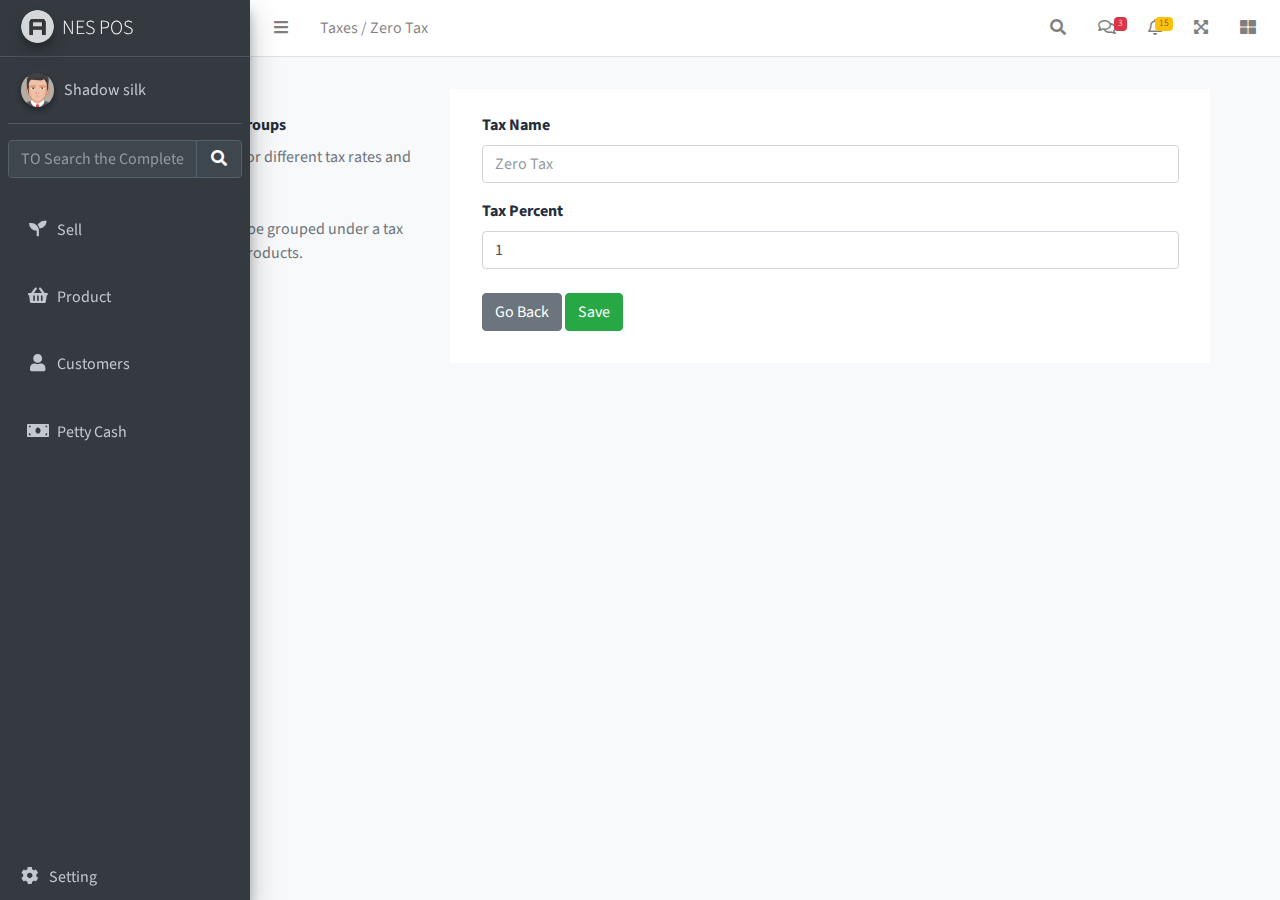
<file: taxform.html>
<!DOCTYPE html>
<html lang="en">
<head>
    <meta charset="UTF-8">
    <meta http-equiv="X-UA-Compatible" content="IE=edge">
    <meta name="viewport" content="width=device-width, initial-scale=1.0">
    <title>Document</title>

     <!-- Google Font: Source Sans Pro -->
  <link rel="stylesheet" href="https://fonts.googleapis.com/css?family=Source+Sans+Pro:300,400,400i,700&display=fallback">
  <!-- Font Awesome -->
  <link rel="stylesheet" href="plugins/fontawesome-free/css/all.min.css">
  <!-- Ionicons -->
  <link rel="stylesheet" href="https://code.ionicframework.com/ionicons/2.0.1/css/ionicons.min.css">
  <!-- Tempusdominus Bootstrap 4 -->
  <link rel="stylesheet" href="plugins/tempusdominus-bootstrap-4/css/tempusdominus-bootstrap-4.min.css">
  <!-- iCheck -->
  <link rel="stylesheet" href="plugins/icheck-bootstrap/icheck-bootstrap.min.css">
  <!-- JQVMap -->
  <link rel="stylesheet" href="plugins/jqvmap/jqvmap.min.css">
  <!-- Theme style -->
  <link rel="stylesheet" href="dist/css/adminlte.min.css">
  <!-- overlayScrollbars -->
  <link rel="stylesheet" href="plugins/overlayScrollbars/css/OverlayScrollbars.min.css">
  <!-- Daterange picker -->
  <link rel="stylesheet" href="plugins/daterangepicker/daterangepicker.css">
  <!-- summernote -->
  <link rel="stylesheet" href="plugins/summernote/summernote-bs4.min.css">
  <link rel="stylesheet" href="style.css">
  <link href="https://cdn.jsdelivr.net/npm/bootstrap@5.0.2/dist/css/bootstrap.min.css" rel="stylesheet">
</head>
<body>
     <!-- navbar -->
     <!DOCTYPE html>
<html lang="en">
<head>
  <meta charset="utf-8">
  <meta name="viewport" content="width=device-width, initial-scale=1">
  <title>admin Dashboard11</title>

  <!-- Google Font: Source Sans Pro -->
  <link rel="stylesheet" href="https://fonts.googleapis.com/css?family=Source+Sans+Pro:300,400,400i,700&display=fallback">
  <!-- Font Awesome -->
  <link rel="stylesheet" href="plugins/fontawesome-free/css/all.min.css">
  <!-- Ionicons -->
  <link rel="stylesheet" href="https://code.ionicframework.com/ionicons/2.0.1/css/ionicons.min.css">
  <!-- Tempusdominus Bootstrap 4 -->
  <link rel="stylesheet" href="plugins/tempusdominus-bootstrap-4/css/tempusdominus-bootstrap-4.min.css">
  <!-- iCheck -->
  <link rel="stylesheet" href="plugins/icheck-bootstrap/icheck-bootstrap.min.css">
  <!-- JQVMap -->
  <link rel="stylesheet" href="plugins/jqvmap/jqvmap.min.css">
  <!-- Theme style -->
  <link rel="stylesheet" href="dist/css/adminlte.min.css">
  <!-- overlayScrollbars -->
  <link rel="stylesheet" href="plugins/overlayScrollbars/css/OverlayScrollbars.min.css">
  <!-- Daterange picker -->
  <link rel="stylesheet" href="plugins/daterangepicker/daterangepicker.css">
  <!-- summernote -->
  <link rel="stylesheet" href="plugins/summernote/summernote-bs4.min.css">
  <link rel="stylesheet" href="style.css">
</head>
<body class="hold-transition sidebar-mini layout-fixed bg-light">
<div class="wrapper">

  <!-- Preloader -->
  <div class="preloader flex-column justify-content-center align-items-center">
    <img class="animation__shake" src="dist/img/AdminLTELogo.png" alt="AdminLTELogo" height="60" width="60">
  </div>

  <!-- Navbar -->
  <nav class="main-header navbar navbar-expand navbar-white navbar-light">
    <!-- Left navbar links -->
    <ul class="navbar-nav">
      <li class="nav-item">
        <a class="nav-link" data-widget="pushmenu" href="#" role="button"><i class="fas fa-bars"></i></a>
      </li>
      <li class="nav-item d-none d-sm-inline-block">
        <a href="#" class="nav-link">Taxes / Zero Tax</a>
      </li>
    </ul>

    <!-- Right navbar links -->
    <ul class="navbar-nav ml-auto">
      <!-- Navbar Search -->
      <li class="nav-item">
        <a class="nav-link" data-widget="navbar-search" href="#" role="button">
          <i class="fas fa-search"></i>
        </a>
        <div class="navbar-search-block">
          <form class="form-inline">
            <div class="input-group input-group-sm">
              <input class="form-control form-control-navbar" type="search" placeholder="Search" aria-label="Search">
              <div class="input-group-append">
                <button class="btn btn-navbar" type="submit">
                  <i class="fas fa-search"></i>
                </button>
                <button class="btn btn-navbar" type="button" data-widget="navbar-search">
                  <i class="fas fa-times"></i>
                </button>
              </div>
            </div>
          </form>
        </div>
      </li>

      <!-- Messages Dropdown Menu -->
      <li class="nav-item dropdown">
        <a class="nav-link" data-toggle="dropdown" href="#">
          <i class="far fa-comments"></i>
          <span class="badge badge-danger navbar-badge">3</span>
        </a>
        <div class="dropdown-menu dropdown-menu-lg dropdown-menu-right">
          <a href="#" class="dropdown-item">
            <!-- Message Start -->
            <div class="media">
              <img src="dist/img/user1-128x128.jpg" alt="User Avatar" class="img-size-50 mr-3 img-circle">
              <div class="media-body">
                <h3 class="dropdown-item-title">
                  Brad Diesel
                  <span class="float-right text-sm text-danger"><i class="fas fa-star"></i></span>
                </h3>
                <p class="text-sm">Call me whenever you can...</p>
                <p class="text-sm text-muted"><i class="far fa-clock mr-1"></i> 4 Hours Ago</p>
              </div>
            </div>
            <!-- Message End -->
          </a>
          <div class="dropdown-divider"></div>
          <a href="#" class="dropdown-item">
            <!-- Message Start -->
            <div class="media">
              <img src="dist/img/user8-128x128.jpg" alt="User Avatar" class="img-size-50 img-circle mr-3">
              <div class="media-body">
                <h3 class="dropdown-item-title">
                  John Pierce
                  <span class="float-right text-sm text-muted"><i class="fas fa-star"></i></span>
                </h3>
                <p class="text-sm">I got your message bro</p>
                <p class="text-sm text-muted"><i class="far fa-clock mr-1"></i> 4 Hours Ago</p>
              </div>
            </div>
            <!-- Message End -->
          </a>
          <div class="dropdown-divider"></div>
          <a href="#" class="dropdown-item">
            <!-- Message Start -->
            <div class="media">
              <img src="dist/img/user3-128x128.jpg" alt="User Avatar" class="img-size-50 img-circle mr-3">
              <div class="media-body">
                <h3 class="dropdown-item-title">
                  Nora Silvester
                  <span class="float-right text-sm text-warning"><i class="fas fa-star"></i></span>
                </h3>
                <p class="text-sm">The subject goes here</p>
                <p class="text-sm text-muted"><i class="far fa-clock mr-1"></i> 4 Hours Ago</p>
              </div>
            </div>
            <!-- Message End -->
          </a>
          <div class="dropdown-divider"></div>
          <a href="#" class="dropdown-item dropdown-footer">See All Messages</a>
        </div>
      </li>
      <!-- Notifications Dropdown Menu -->
      <li class="nav-item dropdown">
        <a class="nav-link" data-toggle="dropdown" href="#">
          <i class="far fa-bell"></i>
          <span class="badge badge-warning navbar-badge">15</span>
        </a>
        <div class="dropdown-menu dropdown-menu-lg dropdown-menu-right">
          <span class="dropdown-item dropdown-header">15 Notifications</span>
          <div class="dropdown-divider"></div>
          <a href="#" class="dropdown-item">
            <i class="fas fa-envelope mr-2"></i> 4 new messages
            <span class="float-right text-muted text-sm">3 mins</span>
          </a>
          <div class="dropdown-divider"></div>
          <a href="#" class="dropdown-item">
            <i class="fas fa-users mr-2"></i> 8 friend requests
            <span class="float-right text-muted text-sm">12 hours</span>
          </a>
          <div class="dropdown-divider"></div>
          <a href="#" class="dropdown-item">
            <i class="fas fa-file mr-2"></i> 3 new reports
            <span class="float-right text-muted text-sm">2 days</span>
          </a>
          <div class="dropdown-divider"></div>
          <a href="#" class="dropdown-item dropdown-footer">See All Notifications</a>
        </div>
      </li>
      <li class="nav-item">
        <a class="nav-link" data-widget="fullscreen" href="#" role="button">
          <i class="fas fa-expand-arrows-alt"></i>
        </a>
      </li>
      <li class="nav-item">
        <a class="nav-link" data-widget="control-sidebar" data-controlsidebar-slide="true" href="#" role="button">
          <i class="fas fa-th-large"></i>
        </a>
      </li>
    </ul>
  </nav>
  <!-- /.navbar -->

  <!-- Main Sidebar Container -->
  <aside class="main-sidebar sidebar-dark-primary elevation-4">
    <!-- Brand Logo -->
    <a href="index.html" class="brand-link">
      <img src="dist/img/AdminLTELogo.png" alt="AdminLTE Logo" class="brand-image img-circle elevation-3" style="opacity: .8">
      <span class="brand-text font-weight-light">NES POS</span>
    </a>

    <!-- Sidebar -->
    <div class="sidebar">
      <!-- Sidebar user panel (optional) -->
      <div class="user-panel mt-3 pb-3 mb-3 d-flex">
        <div class="image">
          <img src="dist/img/avatar5.png" class="img-circle elevation-2" alt="User Image">
        </div>
        <div class="info">
          <a href="#" class="d-block">Shadow silk</a>
        </div>
      </div>

      <!-- SidebarSearch Form -->
      <div class="form-inline">
        <div class="input-group" data-widget="sidebar-search">
          <input class="form-control form-control-sidebar" type="search" placeholder="TO Search the Complete number" aria-label="Search">
          <div class="input-group-append">
            <button class="btn btn-sidebar">
              <i class="fas fa-search fa-fw"></i>
            </button>
          </div>
        </div>
      </div>

      <!-- Sidebar Menu -->
      <nav class="mt-2">
        <!-- <ul class="nav nav-pills nav-sidebar flex-column" data-widget="treeview" role="menu" data-accordion="false"> -->
          <!-- Add icons to the links using the .nav-icon class
               with font-awesome or any other icon font library -->
          <!-- <li class="nav-item menu-open"> -->
            <!-- <a href="#" class="nav-link active">
              <! <i class="nav-icon fas fa-tachometer-alt"></i>
              <p>
                Dashboard
                <i class="right fas fa-angle-left"></i> ->
              </p>
            </a> -->

            
            <ul class="nav nav-pills nav-sidebar flex-column" data-widget="treeview" role="menu" data-accordion="false">
              
                <li class="nav-item mt-4">
                  <a href="./sell.html" class="nav-link">
                    <i class=" nav-icon fas fa-seedling"></i>
                    <p>Sell</p>
                  </a>
                </li>
                <li class="nav-item mt-4">
                  <a href="./product.html" class="nav-link">
                    <i class="nav-icon fas fa-shopping-basket"></i>
                    <p>Product</p>
                  </a>
                </li>
                <li class="nav-item mt-4">
                  <a href="./customer.html" class="nav-link">
                    <i class="nav-icon fas fa-user"></i>
                    <p>Customers</p>
                  </a>
                </li>
                <li class="nav-item mt-4">
                  <a href="./Pettycash.html" class="nav-link">
                    <i class=" nav-icon fas fa-money-bill"></i>
                    <p>Petty Cash</p>
                  </a>
                </li>

                <li class="nav-item fixed-bottom">
                  <a href="./setting.html" class="nav-link">
                    <i class=" nav-icon fas fa-cog"></i>
                    <p>Setting</p>
                  </a>
                </li>
               
          </ul>
      </nav>
      <!-- /.sidebar-menu -->
    </div>
    <!-- /.sidebar -->
  </aside>

  <!-- Content Wrapper. Contains page content -->
   
        <!-- /.row -->
        <!-- Main row -->
       

  <!-- Control Sidebar -->
  <aside class="control-sidebar control-sidebar-dark">
    <!-- Control sidebar content goes here -->
  </aside>
  <!-- /.control-sidebar -->
</div>


<!-- ./wrapper -->
   <!-- form -->
<div class="col-xs-12">
<div class="container">
   <!-- 2nd form -->
        <div class="row align-items-start  mt-2">
              <div class="col-xs-12 col-md-4  mt-4 p-4">
                <span class="text-aligncenter"><b>Setup Taxes and Tax Groups</b></span><br>
                <p class="text-aligncenter mt-2 text-gray">Create separate taxes for different tax rates and types.<br>

                    <br>One or more taxes can be grouped under a tax group and applied to products.</p>                
              </div>
            <div class="col-xs-12 col-md-8  mt-4 bg-white mb-4">
                <form class="p-4">
                    <div class="mb-3">
                      <label for="exampleInputtext" class="form-label">Tax Name</label>
                      <input type="text" class="form-control" id="taxname" placeholder="Zero Tax">
                      <!-- <div id="emailHelp" class="form-text">We'll never share your email with anyone else.</div> -->
                    </div>

                    <div class="mb-3">
                        <label for="exampleInputtext" class="form-label">Tax Percent</label>
                        <input type="number" class="form-control" id="taxpercent" placeholder="Set Order (optional)" value="1" maxlength="4" size="4">
                        </select>
                    </div>
                    <button type="submit" class="btn btn-secondary mt-2 mb-2">Go Back</button>
                    <button type="submit" class="btn btn-success mt-2 mb-2">Save</button>
                </form>
            </div>
        </div>
    <!-- 2nd form end -->
</div>
</div>

 <!-- jQuery --> 
<script src="plugins/jquery/jquery.min.js"></script>
<!-- jQuery UI 1.11.4 -->
<script src="plugins/jquery-ui/jquery-ui.min.js"></script>
<!-- Resolve conflict in jQuery UI tooltip with Bootstrap tooltip -->
<script>
  $.widget.bridge('uibutton', $.ui.button)
</script>
<!-- Bootstrap 4 -->
<script src="plugins/bootstrap/js/bootstrap.bundle.min.js"></script>
<!-- ChartJS -->
<script src="plugins/chart.js/Chart.min.js"></script>
<!-- Sparkline -->
<script src="plugins/sparklines/sparkline.js"></script>
<!-- JQVMap -->
<script src="plugins/jqvmap/jquery.vmap.min.js"></script>
<script src="plugins/jqvmap/maps/jquery.vmap.usa.js"></script>
<!-- jQuery Knob Chart -->
<script src="plugins/jquery-knob/jquery.knob.min.js"></script>
<!-- daterangepicker -->
<script src="plugins/moment/moment.min.js"></script>
<script src="plugins/daterangepicker/daterangepicker.js"></script>
<!-- Tempusdominus Bootstrap 4 -->
<script src="plugins/tempusdominus-bootstrap-4/js/tempusdominus-bootstrap-4.min.js"></script>
<!-- Summernote -->
<script src="plugins/summernote/summernote-bs4.min.js"></script>
<!-- overlayScrollbars -->
<script src="plugins/overlayScrollbars/js/jquery.overlayScrollbars.min.js"></script>
<!-- AdminLTE App -->
<script src="dist/js/adminlte.js"></script>
<!-- AdminLTE for demo purposes -->
<script src="dist/js/demo.js"></script>
<!-- AdminLTE dashboard demo (This is only for demo purposes) -->
<script src="dist/js/pages/dashboard.js"></script>
<script src="https://cdn.jsdelivr.net/npm/bootstrap@5.0.2/dist/js/bootstrap.bundle.min.js"></script>
</body>
</html>


    <!-- form -->
    <!-- <div class="container bg-light-gray">
        <div class="row align-items-start">
              <div class="col-4  mt-4">
               Lorem ipsum dolor sit amet, consectetur adipisicing elit. Non alias, nam esse cum amet architecto obcaecati consequuntur odio praesentium possimus dicta numquam voluptatibus dolorem omnis inventore odit molestias soluta quisquam.
              </div>
            <div class="col-8  mt-4">
                <form>
                    <div class="mb-3">
                      <label for="exampleInputEmail1" class="form-label">Email address</label>
                      <input type="email" class="form-control" id="exampleInputEmail1" aria-describedby="emailHelp">
                      <div id="emailHelp" class="form-text">We'll never share your email with anyone else.</div>
                    </div>
                    <div class="mb-3">
                      <label for="exampleInputPassword1" class="form-label">Password</label>
                      <input type="password" class="form-control" id="exampleInputPassword1">
                    </div>
                    <div class="mb-3 form-check">
                      <input type="checkbox" class="form-check-input" id="exampleCheck1">
                      <label class="form-check-label" for="exampleCheck1">Check me out</label>
                    </div>
                    <button type="submit" class="btn btn-primary">Submit</button>
                  </form>
              </div>
         </div>
     -->
</file>
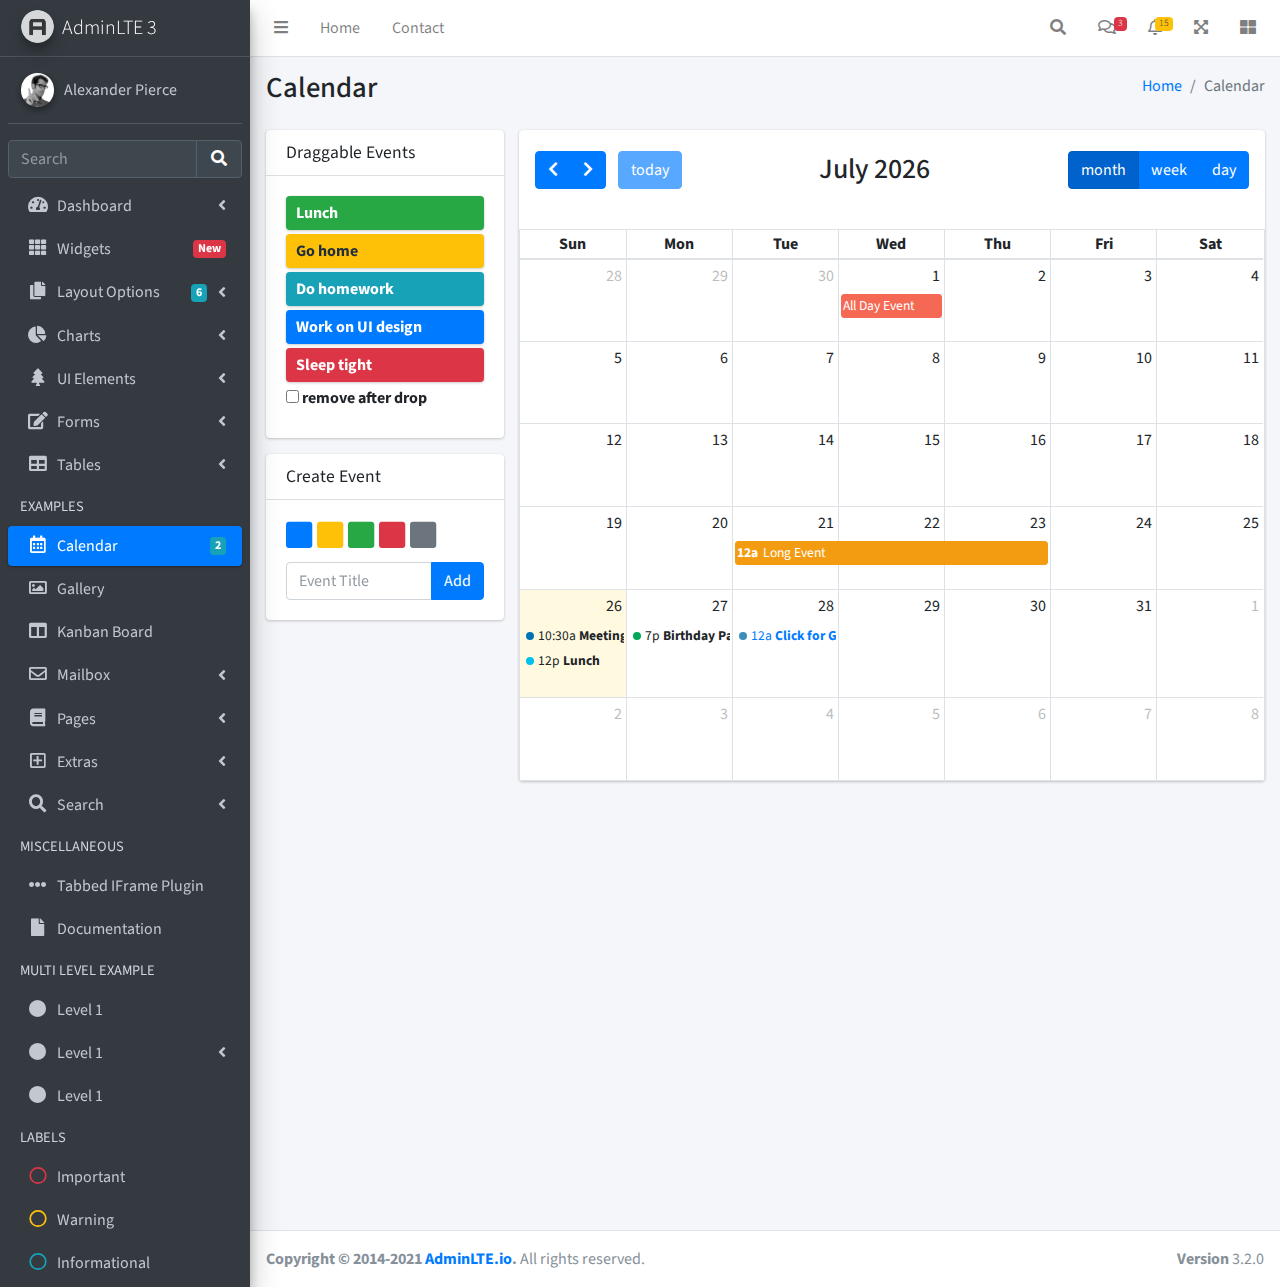
<file: pages/calendar.html>
<!DOCTYPE html>
<html lang="en">
<head>
  <meta charset="utf-8">
  <meta name="viewport" content="width=device-width, initial-scale=1">
  <title>AdminLTE 3 | Calendar</title>

  <!-- Google Font: Source Sans Pro -->
  <link rel="stylesheet" href="https://fonts.googleapis.com/css?family=Source+Sans+Pro:300,400,400i,700&display=fallback">
  <!-- Font Awesome -->
  <link rel="stylesheet" href="../plugins/fontawesome-free/css/all.min.css">
  <!-- fullCalendar -->
  <link rel="stylesheet" href="../plugins/fullcalendar/main.css">
  <!-- Theme style -->
  <link rel="stylesheet" href="../dist/css/adminlte.min.css">
</head>
<body class="hold-transition sidebar-mini">
<div class="wrapper">
  <!-- Navbar -->
  <nav class="main-header navbar navbar-expand navbar-white navbar-light">
    <!-- Left navbar links -->
    <ul class="navbar-nav">
      <li class="nav-item">
        <a class="nav-link" data-widget="pushmenu" href="#" role="button"><i class="fas fa-bars"></i></a>
      </li>
      <li class="nav-item d-none d-sm-inline-block">
        <a href="../index3.html" class="nav-link">Home</a>
      </li>
      <li class="nav-item d-none d-sm-inline-block">
        <a href="#" class="nav-link">Contact</a>
      </li>
    </ul>

    <!-- Right navbar links -->
    <ul class="navbar-nav ml-auto">
      <!-- Navbar Search -->
      <li class="nav-item">
        <a class="nav-link" data-widget="navbar-search" href="#" role="button">
          <i class="fas fa-search"></i>
        </a>
        <div class="navbar-search-block">
          <form class="form-inline">
            <div class="input-group input-group-sm">
              <input class="form-control form-control-navbar" type="search" placeholder="Search" aria-label="Search">
              <div class="input-group-append">
                <button class="btn btn-navbar" type="submit">
                  <i class="fas fa-search"></i>
                </button>
                <button class="btn btn-navbar" type="button" data-widget="navbar-search">
                  <i class="fas fa-times"></i>
                </button>
              </div>
            </div>
          </form>
        </div>
      </li>

      <!-- Messages Dropdown Menu -->
      <li class="nav-item dropdown">
        <a class="nav-link" data-toggle="dropdown" href="#">
          <i class="far fa-comments"></i>
          <span class="badge badge-danger navbar-badge">3</span>
        </a>
        <div class="dropdown-menu dropdown-menu-lg dropdown-menu-right">
          <a href="#" class="dropdown-item">
            <!-- Message Start -->
            <div class="media">
              <img src="../dist/img/user1-128x128.jpg" alt="User Avatar" class="img-size-50 mr-3 img-circle">
              <div class="media-body">
                <h3 class="dropdown-item-title">
                  Brad Diesel
                  <span class="float-right text-sm text-danger"><i class="fas fa-star"></i></span>
                </h3>
                <p class="text-sm">Call me whenever you can...</p>
                <p class="text-sm text-muted"><i class="far fa-clock mr-1"></i> 4 Hours Ago</p>
              </div>
            </div>
            <!-- Message End -->
          </a>
          <div class="dropdown-divider"></div>
          <a href="#" class="dropdown-item">
            <!-- Message Start -->
            <div class="media">
              <img src="../dist/img/user8-128x128.jpg" alt="User Avatar" class="img-size-50 img-circle mr-3">
              <div class="media-body">
                <h3 class="dropdown-item-title">
                  John Pierce
                  <span class="float-right text-sm text-muted"><i class="fas fa-star"></i></span>
                </h3>
                <p class="text-sm">I got your message bro</p>
                <p class="text-sm text-muted"><i class="far fa-clock mr-1"></i> 4 Hours Ago</p>
              </div>
            </div>
            <!-- Message End -->
          </a>
          <div class="dropdown-divider"></div>
          <a href="#" class="dropdown-item">
            <!-- Message Start -->
            <div class="media">
              <img src="../dist/img/user3-128x128.jpg" alt="User Avatar" class="img-size-50 img-circle mr-3">
              <div class="media-body">
                <h3 class="dropdown-item-title">
                  Nora Silvester
                  <span class="float-right text-sm text-warning"><i class="fas fa-star"></i></span>
                </h3>
                <p class="text-sm">The subject goes here</p>
                <p class="text-sm text-muted"><i class="far fa-clock mr-1"></i> 4 Hours Ago</p>
              </div>
            </div>
            <!-- Message End -->
          </a>
          <div class="dropdown-divider"></div>
          <a href="#" class="dropdown-item dropdown-footer">See All Messages</a>
        </div>
      </li>
      <!-- Notifications Dropdown Menu -->
      <li class="nav-item dropdown">
        <a class="nav-link" data-toggle="dropdown" href="#">
          <i class="far fa-bell"></i>
          <span class="badge badge-warning navbar-badge">15</span>
        </a>
        <div class="dropdown-menu dropdown-menu-lg dropdown-menu-right">
          <span class="dropdown-item dropdown-header">15 Notifications</span>
          <div class="dropdown-divider"></div>
          <a href="#" class="dropdown-item">
            <i class="fas fa-envelope mr-2"></i> 4 new messages
            <span class="float-right text-muted text-sm">3 mins</span>
          </a>
          <div class="dropdown-divider"></div>
          <a href="#" class="dropdown-item">
            <i class="fas fa-users mr-2"></i> 8 friend requests
            <span class="float-right text-muted text-sm">12 hours</span>
          </a>
          <div class="dropdown-divider"></div>
          <a href="#" class="dropdown-item">
            <i class="fas fa-file mr-2"></i> 3 new reports
            <span class="float-right text-muted text-sm">2 days</span>
          </a>
          <div class="dropdown-divider"></div>
          <a href="#" class="dropdown-item dropdown-footer">See All Notifications</a>
        </div>
      </li>
      <li class="nav-item">
        <a class="nav-link" data-widget="fullscreen" href="#" role="button">
          <i class="fas fa-expand-arrows-alt"></i>
        </a>
      </li>
      <li class="nav-item">
        <a class="nav-link" data-widget="control-sidebar" data-slide="true" href="#" role="button">
          <i class="fas fa-th-large"></i>
        </a>
      </li>
    </ul>
  </nav>
  <!-- /.navbar -->

  <!-- Main Sidebar Container -->
  <aside class="main-sidebar sidebar-dark-primary elevation-4">
    <!-- Brand Logo -->
    <a href="../index3.html" class="brand-link">
      <img src="../dist/img/AdminLTELogo.png" alt="AdminLTE Logo" class="brand-image img-circle elevation-3" style="opacity: .8">
      <span class="brand-text font-weight-light">AdminLTE 3</span>
    </a>

    <!-- Sidebar -->
    <div class="sidebar">
      <!-- Sidebar user panel (optional) -->
      <div class="user-panel mt-3 pb-3 mb-3 d-flex">
        <div class="image">
          <img src="../dist/img/user2-160x160.jpg" class="img-circle elevation-2" alt="User Image">
        </div>
        <div class="info">
          <a href="#" class="d-block">Alexander Pierce</a>
        </div>
      </div>

      <!-- SidebarSearch Form -->
      <div class="form-inline">
        <div class="input-group" data-widget="sidebar-search">
          <input class="form-control form-control-sidebar" type="search" placeholder="Search" aria-label="Search">
          <div class="input-group-append">
            <button class="btn btn-sidebar">
              <i class="fas fa-search fa-fw"></i>
            </button>
          </div>
        </div>
      </div>

      <!-- Sidebar Menu -->
      <nav class="mt-2">
        <ul class="nav nav-pills nav-sidebar flex-column" data-widget="treeview" role="menu" data-accordion="false">
          <!-- Add icons to the links using the .nav-icon class
               with font-awesome or any other icon font library -->
          <li class="nav-item">
            <a href="#" class="nav-link">
              <i class="nav-icon fas fa-tachometer-alt"></i>
              <p>
                Dashboard
                <i class="right fas fa-angle-left"></i>
              </p>
            </a>
            <ul class="nav nav-treeview">
              <li class="nav-item">
                <a href="../index.html" class="nav-link">
                  <i class="far fa-circle nav-icon"></i>
                  <p>Dashboard v1</p>
                </a>
              </li>
              <li class="nav-item">
                <a href="../index2.html" class="nav-link">
                  <i class="far fa-circle nav-icon"></i>
                  <p>Dashboard v2</p>
                </a>
              </li>
              <li class="nav-item">
                <a href="../index3.html" class="nav-link">
                  <i class="far fa-circle nav-icon"></i>
                  <p>Dashboard v3</p>
                </a>
              </li>
            </ul>
          </li>
          <li class="nav-item">
            <a href="widgets.html" class="nav-link">
              <i class="nav-icon fas fa-th"></i>
              <p>
                Widgets
                <span class="right badge badge-danger">New</span>
              </p>
            </a>
          </li>
          <li class="nav-item">
            <a href="#" class="nav-link">
              <i class="nav-icon fas fa-copy"></i>
              <p>
                Layout Options
                <i class="fas fa-angle-left right"></i>
                <span class="badge badge-info right">6</span>
              </p>
            </a>
            <ul class="nav nav-treeview">
              <li class="nav-item">
                <a href="layout/top-nav.html" class="nav-link">
                  <i class="far fa-circle nav-icon"></i>
                  <p>Top Navigation</p>
                </a>
              </li>
              <li class="nav-item">
                <a href="layout/top-nav-sidebar.html" class="nav-link">
                  <i class="far fa-circle nav-icon"></i>
                  <p>Top Navigation + Sidebar</p>
                </a>
              </li>
              <li class="nav-item">
                <a href="layout/boxed.html" class="nav-link">
                  <i class="far fa-circle nav-icon"></i>
                  <p>Boxed</p>
                </a>
              </li>
              <li class="nav-item">
                <a href="layout/fixed-sidebar.html" class="nav-link">
                  <i class="far fa-circle nav-icon"></i>
                  <p>Fixed Sidebar</p>
                </a>
              </li>
              <li class="nav-item">
                <a href="layout/fixed-sidebar-custom.html" class="nav-link">
                  <i class="far fa-circle nav-icon"></i>
                  <p>Fixed Sidebar <small>+ Custom Area</small></p>
                </a>
              </li>
              <li class="nav-item">
                <a href="layout/fixed-topnav.html" class="nav-link">
                  <i class="far fa-circle nav-icon"></i>
                  <p>Fixed Navbar</p>
                </a>
              </li>
              <li class="nav-item">
                <a href="layout/fixed-footer.html" class="nav-link">
                  <i class="far fa-circle nav-icon"></i>
                  <p>Fixed Footer</p>
                </a>
              </li>
              <li class="nav-item">
                <a href="layout/collapsed-sidebar.html" class="nav-link">
                  <i class="far fa-circle nav-icon"></i>
                  <p>Collapsed Sidebar</p>
                </a>
              </li>
            </ul>
          </li>
          <li class="nav-item">
            <a href="#" class="nav-link">
              <i class="nav-icon fas fa-chart-pie"></i>
              <p>
                Charts
                <i class="right fas fa-angle-left"></i>
              </p>
            </a>
            <ul class="nav nav-treeview">
              <li class="nav-item">
                <a href="charts/chartjs.html" class="nav-link">
                  <i class="far fa-circle nav-icon"></i>
                  <p>ChartJS</p>
                </a>
              </li>
              <li class="nav-item">
                <a href="charts/flot.html" class="nav-link">
                  <i class="far fa-circle nav-icon"></i>
                  <p>Flot</p>
                </a>
              </li>
              <li class="nav-item">
                <a href="charts/inline.html" class="nav-link">
                  <i class="far fa-circle nav-icon"></i>
                  <p>Inline</p>
                </a>
              </li>
              <li class="nav-item">
                <a href="charts/uplot.html" class="nav-link">
                  <i class="far fa-circle nav-icon"></i>
                  <p>uPlot</p>
                </a>
              </li>
            </ul>
          </li>
          <li class="nav-item">
            <a href="#" class="nav-link">
              <i class="nav-icon fas fa-tree"></i>
              <p>
                UI Elements
                <i class="fas fa-angle-left right"></i>
              </p>
            </a>
            <ul class="nav nav-treeview">
              <li class="nav-item">
                <a href="UI/general.html" class="nav-link">
                  <i class="far fa-circle nav-icon"></i>
                  <p>General</p>
                </a>
              </li>
              <li class="nav-item">
                <a href="UI/icons.html" class="nav-link">
                  <i class="far fa-circle nav-icon"></i>
                  <p>Icons</p>
                </a>
              </li>
              <li class="nav-item">
                <a href="UI/buttons.html" class="nav-link">
                  <i class="far fa-circle nav-icon"></i>
                  <p>Buttons</p>
                </a>
              </li>
              <li class="nav-item">
                <a href="UI/sliders.html" class="nav-link">
                  <i class="far fa-circle nav-icon"></i>
                  <p>Sliders</p>
                </a>
              </li>
              <li class="nav-item">
                <a href="UI/modals.html" class="nav-link">
                  <i class="far fa-circle nav-icon"></i>
                  <p>Modals & Alerts</p>
                </a>
              </li>
              <li class="nav-item">
                <a href="UI/navbar.html" class="nav-link">
                  <i class="far fa-circle nav-icon"></i>
                  <p>Navbar & Tabs</p>
                </a>
              </li>
              <li class="nav-item">
                <a href="UI/timeline.html" class="nav-link">
                  <i class="far fa-circle nav-icon"></i>
                  <p>Timeline</p>
                </a>
              </li>
              <li class="nav-item">
                <a href="UI/ribbons.html" class="nav-link">
                  <i class="far fa-circle nav-icon"></i>
                  <p>Ribbons</p>
                </a>
              </li>
            </ul>
          </li>
          <li class="nav-item">
            <a href="#" class="nav-link">
              <i class="nav-icon fas fa-edit"></i>
              <p>
                Forms
                <i class="fas fa-angle-left right"></i>
              </p>
            </a>
            <ul class="nav nav-treeview">
              <li class="nav-item">
                <a href="forms/general.html" class="nav-link">
                  <i class="far fa-circle nav-icon"></i>
                  <p>General Elements</p>
                </a>
              </li>
              <li class="nav-item">
                <a href="forms/advanced.html" class="nav-link">
                  <i class="far fa-circle nav-icon"></i>
                  <p>Advanced Elements</p>
                </a>
              </li>
              <li class="nav-item">
                <a href="forms/editors.html" class="nav-link">
                  <i class="far fa-circle nav-icon"></i>
                  <p>Editors</p>
                </a>
              </li>
              <li class="nav-item">
                <a href="forms/validation.html" class="nav-link">
                  <i class="far fa-circle nav-icon"></i>
                  <p>Validation</p>
                </a>
              </li>
            </ul>
          </li>
          <li class="nav-item">
            <a href="#" class="nav-link">
              <i class="nav-icon fas fa-table"></i>
              <p>
                Tables
                <i class="fas fa-angle-left right"></i>
              </p>
            </a>
            <ul class="nav nav-treeview">
              <li class="nav-item">
                <a href="tables/simple.html" class="nav-link">
                  <i class="far fa-circle nav-icon"></i>
                  <p>Simple Tables</p>
                </a>
              </li>
              <li class="nav-item">
                <a href="tables/data.html" class="nav-link">
                  <i class="far fa-circle nav-icon"></i>
                  <p>DataTables</p>
                </a>
              </li>
              <li class="nav-item">
                <a href="tables/jsgrid.html" class="nav-link">
                  <i class="far fa-circle nav-icon"></i>
                  <p>jsGrid</p>
                </a>
              </li>
            </ul>
          </li>
          <li class="nav-header">EXAMPLES</li>
          <li class="nav-item">
            <a href="calendar.html" class="nav-link active">
              <i class="nav-icon far fa-calendar-alt"></i>
              <p>
                Calendar
                <span class="badge badge-info right">2</span>
              </p>
            </a>
          </li>
          <li class="nav-item">
            <a href="gallery.html" class="nav-link">
              <i class="nav-icon far fa-image"></i>
              <p>
                Gallery
              </p>
            </a>
          </li>
          <li class="nav-item">
            <a href="kanban.html" class="nav-link">
              <i class="nav-icon fas fa-columns"></i>
              <p>
                Kanban Board
              </p>
            </a>
          </li>
          <li class="nav-item">
            <a href="#" class="nav-link">
              <i class="nav-icon far fa-envelope"></i>
              <p>
                Mailbox
                <i class="fas fa-angle-left right"></i>
              </p>
            </a>
            <ul class="nav nav-treeview">
              <li class="nav-item">
                <a href="mailbox/mailbox.html" class="nav-link">
                  <i class="far fa-circle nav-icon"></i>
                  <p>Inbox</p>
                </a>
              </li>
              <li class="nav-item">
                <a href="mailbox/compose.html" class="nav-link">
                  <i class="far fa-circle nav-icon"></i>
                  <p>Compose</p>
                </a>
              </li>
              <li class="nav-item">
                <a href="mailbox/read-mail.html" class="nav-link">
                  <i class="far fa-circle nav-icon"></i>
                  <p>Read</p>
                </a>
              </li>
            </ul>
          </li>
          <li class="nav-item">
            <a href="#" class="nav-link">
              <i class="nav-icon fas fa-book"></i>
              <p>
                Pages
                <i class="fas fa-angle-left right"></i>
              </p>
            </a>
            <ul class="nav nav-treeview">
              <li class="nav-item">
                <a href="examples/invoice.html" class="nav-link">
                  <i class="far fa-circle nav-icon"></i>
                  <p>Invoice</p>
                </a>
              </li>
              <li class="nav-item">
                <a href="examples/profile.html" class="nav-link">
                  <i class="far fa-circle nav-icon"></i>
                  <p>Profile</p>
                </a>
              </li>
              <li class="nav-item">
                <a href="examples/e-commerce.html" class="nav-link">
                  <i class="far fa-circle nav-icon"></i>
                  <p>E-commerce</p>
                </a>
              </li>
              <li class="nav-item">
                <a href="examples/projects.html" class="nav-link">
                  <i class="far fa-circle nav-icon"></i>
                  <p>Projects</p>
                </a>
              </li>
              <li class="nav-item">
                <a href="examples/project-add.html" class="nav-link">
                  <i class="far fa-circle nav-icon"></i>
                  <p>Project Add</p>
                </a>
              </li>
              <li class="nav-item">
                <a href="examples/project-edit.html" class="nav-link">
                  <i class="far fa-circle nav-icon"></i>
                  <p>Project Edit</p>
                </a>
              </li>
              <li class="nav-item">
                <a href="examples/project-detail.html" class="nav-link">
                  <i class="far fa-circle nav-icon"></i>
                  <p>Project Detail</p>
                </a>
              </li>
              <li class="nav-item">
                <a href="examples/contacts.html" class="nav-link">
                  <i class="far fa-circle nav-icon"></i>
                  <p>Contacts</p>
                </a>
              </li>
              <li class="nav-item">
                <a href="examples/faq.html" class="nav-link">
                  <i class="far fa-circle nav-icon"></i>
                  <p>FAQ</p>
                </a>
              </li>
              <li class="nav-item">
                <a href="examples/contact-us.html" class="nav-link">
                  <i class="far fa-circle nav-icon"></i>
                  <p>Contact us</p>
                </a>
              </li>
            </ul>
          </li>
          <li class="nav-item">
            <a href="#" class="nav-link">
              <i class="nav-icon far fa-plus-square"></i>
              <p>
                Extras
                <i class="fas fa-angle-left right"></i>
              </p>
            </a>
            <ul class="nav nav-treeview">
              <li class="nav-item">
                <a href="#" class="nav-link">
                  <i class="far fa-circle nav-icon"></i>
                  <p>
                    Login & Register v1
                    <i class="fas fa-angle-left right"></i>
                  </p>
                </a>
                <ul class="nav nav-treeview">
                  <li class="nav-item">
                    <a href="examples/login.html" class="nav-link">
                      <i class="far fa-circle nav-icon"></i>
                      <p>Login v1</p>
                    </a>
                  </li>
                  <li class="nav-item">
                    <a href="examples/register.html" class="nav-link">
                      <i class="far fa-circle nav-icon"></i>
                      <p>Register v1</p>
                    </a>
                  </li>
                  <li class="nav-item">
                    <a href="examples/forgot-password.html" class="nav-link">
                      <i class="far fa-circle nav-icon"></i>
                      <p>Forgot Password v1</p>
                    </a>
                  </li>
                  <li class="nav-item">
                    <a href="examples/recover-password.html" class="nav-link">
                      <i class="far fa-circle nav-icon"></i>
                      <p>Recover Password v1</p>
                    </a>
                  </li>
                </ul>
              </li>
              <li class="nav-item">
                <a href="#" class="nav-link">
                  <i class="far fa-circle nav-icon"></i>
                  <p>
                    Login & Register v2
                    <i class="fas fa-angle-left right"></i>
                  </p>
                </a>
                <ul class="nav nav-treeview">
                  <li class="nav-item">
                    <a href="examples/login-v2.html" class="nav-link">
                      <i class="far fa-circle nav-icon"></i>
                      <p>Login v2</p>
                    </a>
                  </li>
                  <li class="nav-item">
                    <a href="examples/register-v2.html" class="nav-link">
                      <i class="far fa-circle nav-icon"></i>
                      <p>Register v2</p>
                    </a>
                  </li>
                  <li class="nav-item">
                    <a href="examples/forgot-password-v2.html" class="nav-link">
                      <i class="far fa-circle nav-icon"></i>
                      <p>Forgot Password v2</p>
                    </a>
                  </li>
                  <li class="nav-item">
                    <a href="examples/recover-password-v2.html" class="nav-link">
                      <i class="far fa-circle nav-icon"></i>
                      <p>Recover Password v2</p>
                    </a>
                  </li>
                </ul>
              </li>
              <li class="nav-item">
                <a href="examples/lockscreen.html" class="nav-link">
                  <i class="far fa-circle nav-icon"></i>
                  <p>Lockscreen</p>
                </a>
              </li>
              <li class="nav-item">
                <a href="examples/legacy-user-menu.html" class="nav-link">
                  <i class="far fa-circle nav-icon"></i>
                  <p>Legacy User Menu</p>
                </a>
              </li>
              <li class="nav-item">
                <a href="examples/language-menu.html" class="nav-link">
                  <i class="far fa-circle nav-icon"></i>
                  <p>Language Menu</p>
                </a>
              </li>
              <li class="nav-item">
                <a href="examples/404.html" class="nav-link">
                  <i class="far fa-circle nav-icon"></i>
                  <p>Error 404</p>
                </a>
              </li>
              <li class="nav-item">
                <a href="examples/500.html" class="nav-link">
                  <i class="far fa-circle nav-icon"></i>
                  <p>Error 500</p>
                </a>
              </li>
              <li class="nav-item">
                <a href="examples/pace.html" class="nav-link">
                  <i class="far fa-circle nav-icon"></i>
                  <p>Pace</p>
                </a>
              </li>
              <li class="nav-item">
                <a href="examples/blank.html" class="nav-link">
                  <i class="far fa-circle nav-icon"></i>
                  <p>Blank Page</p>
                </a>
              </li>
              <li class="nav-item">
                <a href="../starter.html" class="nav-link">
                  <i class="far fa-circle nav-icon"></i>
                  <p>Starter Page</p>
                </a>
              </li>
            </ul>
          </li>
          <li class="nav-item">
            <a href="#" class="nav-link">
              <i class="nav-icon fas fa-search"></i>
              <p>
                Search
                <i class="fas fa-angle-left right"></i>
              </p>
            </a>
            <ul class="nav nav-treeview">
              <li class="nav-item">
                <a href="search/simple.html" class="nav-link">
                  <i class="far fa-circle nav-icon"></i>
                  <p>Simple Search</p>
                </a>
              </li>
              <li class="nav-item">
                <a href="search/enhanced.html" class="nav-link">
                  <i class="far fa-circle nav-icon"></i>
                  <p>Enhanced</p>
                </a>
              </li>
            </ul>
          </li>
          <li class="nav-header">MISCELLANEOUS</li>
          <li class="nav-item">
            <a href="../iframe.html" class="nav-link">
              <i class="nav-icon fas fa-ellipsis-h"></i>
              <p>Tabbed IFrame Plugin</p>
            </a>
          </li>
          <li class="nav-item">
            <a href="https://adminlte.io/docs/3.1/" class="nav-link">
              <i class="nav-icon fas fa-file"></i>
              <p>Documentation</p>
            </a>
          </li>
          <li class="nav-header">MULTI LEVEL EXAMPLE</li>
          <li class="nav-item">
            <a href="#" class="nav-link">
              <i class="fas fa-circle nav-icon"></i>
              <p>Level 1</p>
            </a>
          </li>
          <li class="nav-item">
            <a href="#" class="nav-link">
              <i class="nav-icon fas fa-circle"></i>
              <p>
                Level 1
                <i class="right fas fa-angle-left"></i>
              </p>
            </a>
            <ul class="nav nav-treeview">
              <li class="nav-item">
                <a href="#" class="nav-link">
                  <i class="far fa-circle nav-icon"></i>
                  <p>Level 2</p>
                </a>
              </li>
              <li class="nav-item">
                <a href="#" class="nav-link">
                  <i class="far fa-circle nav-icon"></i>
                  <p>
                    Level 2
                    <i class="right fas fa-angle-left"></i>
                  </p>
                </a>
                <ul class="nav nav-treeview">
                  <li class="nav-item">
                    <a href="#" class="nav-link">
                      <i class="far fa-dot-circle nav-icon"></i>
                      <p>Level 3</p>
                    </a>
                  </li>
                  <li class="nav-item">
                    <a href="#" class="nav-link">
                      <i class="far fa-dot-circle nav-icon"></i>
                      <p>Level 3</p>
                    </a>
                  </li>
                  <li class="nav-item">
                    <a href="#" class="nav-link">
                      <i class="far fa-dot-circle nav-icon"></i>
                      <p>Level 3</p>
                    </a>
                  </li>
                </ul>
              </li>
              <li class="nav-item">
                <a href="#" class="nav-link">
                  <i class="far fa-circle nav-icon"></i>
                  <p>Level 2</p>
                </a>
              </li>
            </ul>
          </li>
          <li class="nav-item">
            <a href="#" class="nav-link">
              <i class="fas fa-circle nav-icon"></i>
              <p>Level 1</p>
            </a>
          </li>
          <li class="nav-header">LABELS</li>
          <li class="nav-item">
            <a href="#" class="nav-link">
              <i class="nav-icon far fa-circle text-danger"></i>
              <p class="text">Important</p>
            </a>
          </li>
          <li class="nav-item">
            <a href="#" class="nav-link">
              <i class="nav-icon far fa-circle text-warning"></i>
              <p>Warning</p>
            </a>
          </li>
          <li class="nav-item">
            <a href="#" class="nav-link">
              <i class="nav-icon far fa-circle text-info"></i>
              <p>Informational</p>
            </a>
          </li>
        </ul>
      </nav>
      <!-- /.sidebar-menu -->
    </div>
    <!-- /.sidebar -->
  </aside>

  <!-- Content Wrapper. Contains page content -->
  <div class="content-wrapper">
    <!-- Content Header (Page header) -->
    <section class="content-header">
      <div class="container-fluid">
        <div class="row mb-2">
          <div class="col-sm-6">
            <h1>Calendar</h1>
          </div>
          <div class="col-sm-6">
            <ol class="breadcrumb float-sm-right">
              <li class="breadcrumb-item"><a href="#">Home</a></li>
              <li class="breadcrumb-item active">Calendar</li>
            </ol>
          </div>
        </div>
      </div><!-- /.container-fluid -->
    </section>

    <!-- Main content -->
    <section class="content">
      <div class="container-fluid">
        <div class="row">
          <div class="col-md-3">
            <div class="sticky-top mb-3">
              <div class="card">
                <div class="card-header">
                  <h4 class="card-title">Draggable Events</h4>
                </div>
                <div class="card-body">
                  <!-- the events -->
                  <div id="external-events">
                    <div class="external-event bg-success">Lunch</div>
                    <div class="external-event bg-warning">Go home</div>
                    <div class="external-event bg-info">Do homework</div>
                    <div class="external-event bg-primary">Work on UI design</div>
                    <div class="external-event bg-danger">Sleep tight</div>
                    <div class="checkbox">
                      <label for="drop-remove">
                        <input type="checkbox" id="drop-remove">
                        remove after drop
                      </label>
                    </div>
                  </div>
                </div>
                <!-- /.card-body -->
              </div>
              <!-- /.card -->
              <div class="card">
                <div class="card-header">
                  <h3 class="card-title">Create Event</h3>
                </div>
                <div class="card-body">
                  <div class="btn-group" style="width: 100%; margin-bottom: 10px;">
                    <ul class="fc-color-picker" id="color-chooser">
                      <li><a class="text-primary" href="#"><i class="fas fa-square"></i></a></li>
                      <li><a class="text-warning" href="#"><i class="fas fa-square"></i></a></li>
                      <li><a class="text-success" href="#"><i class="fas fa-square"></i></a></li>
                      <li><a class="text-danger" href="#"><i class="fas fa-square"></i></a></li>
                      <li><a class="text-muted" href="#"><i class="fas fa-square"></i></a></li>
                    </ul>
                  </div>
                  <!-- /btn-group -->
                  <div class="input-group">
                    <input id="new-event" type="text" class="form-control" placeholder="Event Title">

                    <div class="input-group-append">
                      <button id="add-new-event" type="button" class="btn btn-primary">Add</button>
                    </div>
                    <!-- /btn-group -->
                  </div>
                  <!-- /input-group -->
                </div>
              </div>
            </div>
          </div>
          <!-- /.col -->
          <div class="col-md-9">
            <div class="card card-primary">
              <div class="card-body p-0">
                <!-- THE CALENDAR -->
                <div id="calendar"></div>
              </div>
              <!-- /.card-body -->
            </div>
            <!-- /.card -->
          </div>
          <!-- /.col -->
        </div>
        <!-- /.row -->
      </div><!-- /.container-fluid -->
    </section>
    <!-- /.content -->
  </div>
  <!-- /.content-wrapper -->

  <footer class="main-footer">
    <div class="float-right d-none d-sm-block">
      <b>Version</b> 3.2.0
    </div>
    <strong>Copyright &copy; 2014-2021 <a href="https://adminlte.io">AdminLTE.io</a>.</strong> All rights reserved.
  </footer>

  <!-- Control Sidebar -->
  <aside class="control-sidebar control-sidebar-dark">
    <!-- Control sidebar content goes here -->
  </aside>
  <!-- /.control-sidebar -->
</div>
<!-- ./wrapper -->

<!-- jQuery -->
<script src="../plugins/jquery/jquery.min.js"></script>
<!-- Bootstrap -->
<script src="../plugins/bootstrap/js/bootstrap.bundle.min.js"></script>
<!-- jQuery UI -->
<script src="../plugins/jquery-ui/jquery-ui.min.js"></script>
<!-- AdminLTE App -->
<script src="../dist/js/adminlte.min.js"></script>
<!-- fullCalendar 2.2.5 -->
<script src="../plugins/moment/moment.min.js"></script>
<script src="../plugins/fullcalendar/main.js"></script>
<!-- AdminLTE for demo purposes -->
<script src="../dist/js/demo.js"></script>
<!-- Page specific script -->
<script>
  $(function () {

    /* initialize the external events
     -----------------------------------------------------------------*/
    function ini_events(ele) {
      ele.each(function () {

        // create an Event Object (https://fullcalendar.io/docs/event-object)
        // it doesn't need to have a start or end
        var eventObject = {
          title: $.trim($(this).text()) // use the element's text as the event title
        }

        // store the Event Object in the DOM element so we can get to it later
        $(this).data('eventObject', eventObject)

        // make the event draggable using jQuery UI
        $(this).draggable({
          zIndex        : 1070,
          revert        : true, // will cause the event to go back to its
          revertDuration: 0  //  original position after the drag
        })

      })
    }

    ini_events($('#external-events div.external-event'))

    /* initialize the calendar
     -----------------------------------------------------------------*/
    //Date for the calendar events (dummy data)
    var date = new Date()
    var d    = date.getDate(),
        m    = date.getMonth(),
        y    = date.getFullYear()

    var Calendar = FullCalendar.Calendar;
    var Draggable = FullCalendar.Draggable;

    var containerEl = document.getElementById('external-events');
    var checkbox = document.getElementById('drop-remove');
    var calendarEl = document.getElementById('calendar');

    // initialize the external events
    // -----------------------------------------------------------------

    new Draggable(containerEl, {
      itemSelector: '.external-event',
      eventData: function(eventEl) {
        return {
          title: eventEl.innerText,
          backgroundColor: window.getComputedStyle( eventEl ,null).getPropertyValue('background-color'),
          borderColor: window.getComputedStyle( eventEl ,null).getPropertyValue('background-color'),
          textColor: window.getComputedStyle( eventEl ,null).getPropertyValue('color'),
        };
      }
    });

    var calendar = new Calendar(calendarEl, {
      headerToolbar: {
        left  : 'prev,next today',
        center: 'title',
        right : 'dayGridMonth,timeGridWeek,timeGridDay'
      },
      themeSystem: 'bootstrap',
      //Random default events
      events: [
        {
          title          : 'All Day Event',
          start          : new Date(y, m, 1),
          backgroundColor: '#f56954', //red
          borderColor    : '#f56954', //red
          allDay         : true
        },
        {
          title          : 'Long Event',
          start          : new Date(y, m, d - 5),
          end            : new Date(y, m, d - 2),
          backgroundColor: '#f39c12', //yellow
          borderColor    : '#f39c12' //yellow
        },
        {
          title          : 'Meeting',
          start          : new Date(y, m, d, 10, 30),
          allDay         : false,
          backgroundColor: '#0073b7', //Blue
          borderColor    : '#0073b7' //Blue
        },
        {
          title          : 'Lunch',
          start          : new Date(y, m, d, 12, 0),
          end            : new Date(y, m, d, 14, 0),
          allDay         : false,
          backgroundColor: '#00c0ef', //Info (aqua)
          borderColor    : '#00c0ef' //Info (aqua)
        },
        {
          title          : 'Birthday Party',
          start          : new Date(y, m, d + 1, 19, 0),
          end            : new Date(y, m, d + 1, 22, 30),
          allDay         : false,
          backgroundColor: '#00a65a', //Success (green)
          borderColor    : '#00a65a' //Success (green)
        },
        {
          title          : 'Click for Google',
          start          : new Date(y, m, 28),
          end            : new Date(y, m, 29),
          url            : 'https://www.google.com/',
          backgroundColor: '#3c8dbc', //Primary (light-blue)
          borderColor    : '#3c8dbc' //Primary (light-blue)
        }
      ],
      editable  : true,
      droppable : true, // this allows things to be dropped onto the calendar !!!
      drop      : function(info) {
        // is the "remove after drop" checkbox checked?
        if (checkbox.checked) {
          // if so, remove the element from the "Draggable Events" list
          info.draggedEl.parentNode.removeChild(info.draggedEl);
        }
      }
    });

    calendar.render();
    // $('#calendar').fullCalendar()

    /* ADDING EVENTS */
    var currColor = '#3c8dbc' //Red by default
    // Color chooser button
    $('#color-chooser > li > a').click(function (e) {
      e.preventDefault()
      // Save color
      currColor = $(this).css('color')
      // Add color effect to button
      $('#add-new-event').css({
        'background-color': currColor,
        'border-color'    : currColor
      })
    })
    $('#add-new-event').click(function (e) {
      e.preventDefault()
      // Get value and make sure it is not null
      var val = $('#new-event').val()
      if (val.length == 0) {
        return
      }

      // Create events
      var event = $('<div />')
      event.css({
        'background-color': currColor,
        'border-color'    : currColor,
        'color'           : '#fff'
      }).addClass('external-event')
      event.text(val)
      $('#external-events').prepend(event)

      // Add draggable funtionality
      ini_events(event)

      // Remove event from text input
      $('#new-event').val('')
    })
  })
</script>
</body>
</html>
</file>
<file: plugins/daterangepicker/daterangepicker.css>
.daterangepicker {
  position: absolute;
  color: inherit;
  background-color: #fff;
  border-radius: 4px;
  border: 1px solid #ddd;
  width: 278px;
  max-width: none;
  padding: 0;
  margin-top: 7px;
  top: 100px;
  left: 20px;
  z-index: 3001;
  display: none;
  font-family: arial;
  font-size: 15px;
  line-height: 1em;
}

.daterangepicker:before, .daterangepicker:after {
  position: absolute;
  display: inline-block;
  border-bottom-color: rgba(0, 0, 0, 0.2);
  content: '';
}

.daterangepicker:before {
  top: -7px;
  border-right: 7px solid transparent;
  border-left: 7px solid transparent;
  border-bottom: 7px solid #ccc;
}

.daterangepicker:after {
  top: -6px;
  border-right: 6px solid transparent;
  border-bottom: 6px solid #fff;
  border-left: 6px solid transparent;
}

.daterangepicker.opensleft:before {
  right: 9px;
}

.daterangepicker.opensleft:after {
  right: 10px;
}

.daterangepicker.openscenter:before {
  left: 0;
  right: 0;
  width: 0;
  margin-left: auto;
  margin-right: auto;
}

.daterangepicker.openscenter:after {
  left: 0;
  right: 0;
  width: 0;
  margin-left: auto;
  margin-right: auto;
}

.daterangepicker.opensright:before {
  left: 9px;
}

.daterangepicker.opensright:after {
  left: 10px;
}

.daterangepicker.drop-up {
  margin-top: -7px;
}

.daterangepicker.drop-up:before {
  top: initial;
  bottom: -7px;
  border-bottom: initial;
  border-top: 7px solid #ccc;
}

.daterangepicker.drop-up:after {
  top: initial;
  bottom: -6px;
  border-bottom: initial;
  border-top: 6px solid #fff;
}

.daterangepicker.single .daterangepicker .ranges, .daterangepicker.single .drp-calendar {
  float: none;
}

.daterangepicker.single .drp-selected {
  display: none;
}

.daterangepicker.show-calendar .drp-calendar {
  display: block;
}

.daterangepicker.show-calendar .drp-buttons {
  display: block;
}

.daterangepicker.auto-apply .drp-buttons {
  display: none;
}

.daterangepicker .drp-calendar {
  display: none;
  max-width: 270px;
}

.daterangepicker .drp-calendar.left {
  padding: 8px 0 8px 8px;
}

.daterangepicker .drp-calendar.right {
  padding: 8px;
}

.daterangepicker .drp-calendar.single .calendar-table {
  border: none;
}

.daterangepicker .calendar-table .next span, .daterangepicker .calendar-table .prev span {
  color: #fff;
  border: solid black;
  border-width: 0 2px 2px 0;
  border-radius: 0;
  display: inline-block;
  padding: 3px;
}

.daterangepicker .calendar-table .next span {
  transform: rotate(-45deg);
  -webkit-transform: rotate(-45deg);
}

.daterangepicker .calendar-table .prev span {
  transform: rotate(135deg);
  -webkit-transform: rotate(135deg);
}

.daterangepicker .calendar-table th, .daterangepicker .calendar-table td {
  white-space: nowrap;
  text-align: center;
  vertical-align: middle;
  min-width: 32px;
  width: 32px;
  height: 24px;
  line-height: 24px;
  font-size: 12px;
  border-radius: 4px;
  border: 1px solid transparent;
  white-space: nowrap;
  cursor: pointer;
}

.daterangepicker .calendar-table {
  border: 1px solid #fff;
  border-radius: 4px;
  background-color: #fff;
}

.daterangepicker .calendar-table table {
  width: 100%;
  margin: 0;
  border-spacing: 0;
  border-collapse: collapse;
}

.daterangepicker td.available:hover, .daterangepicker th.available:hover {
  background-color: #eee;
  border-color: transparent;
  color: inherit;
}

.daterangepicker td.week, .daterangepicker th.week {
  font-size: 80%;
  color: #ccc;
}

.daterangepicker td.off, .daterangepicker td.off.in-range, .daterangepicker td.off.start-date, .daterangepicker td.off.end-date {
  background-color: #fff;
  border-color: transparent;
  color: #999;
}

.daterangepicker td.in-range {
  background-color: #ebf4f8;
  border-color: transparent;
  color: #000;
  border-radius: 0;
}

.daterangepicker td.start-date {
  border-radius: 4px 0 0 4px;
}

.daterangepicker td.end-date {
  border-radius: 0 4px 4px 0;
}

.daterangepicker td.start-date.end-date {
  border-radius: 4px;
}

.daterangepicker td.active, .daterangepicker td.active:hover {
  background-color: #357ebd;
  border-color: transparent;
  color: #fff;
}

.daterangepicker th.month {
  width: auto;
}

.daterangepicker td.disabled, .daterangepicker option.disabled {
  color: #999;
  cursor: not-allowed;
  text-decoration: line-through;
}

.daterangepicker select.monthselect, .daterangepicker select.yearselect {
  font-size: 12px;
  padding: 1px;
  height: auto;
  margin: 0;
  cursor: default;
}

.daterangepicker select.monthselect {
  margin-right: 2%;
  width: 56%;
}

.daterangepicker select.yearselect {
  width: 40%;
}

.daterangepicker select.hourselect, .daterangepicker select.minuteselect, .daterangepicker select.secondselect, .daterangepicker select.ampmselect {
  width: 50px;
  margin: 0 auto;
  background: #eee;
  border: 1px solid #eee;
  padding: 2px;
  outline: 0;
  font-size: 12px;
}

.daterangepicker .calendar-time {
  text-align: center;
  margin: 4px auto 0 auto;
  line-height: 30px;
  position: relative;
}

.daterangepicker .calendar-time select.disabled {
  color: #ccc;
  cursor: not-allowed;
}

.daterangepicker .drp-buttons {
  clear: both;
  text-align: right;
  padding: 8px;
  border-top: 1px solid #ddd;
  display: none;
  line-height: 12px;
  vertical-align: middle;
}

.daterangepicker .drp-selected {
  display: inline-block;
  font-size: 12px;
  padding-right: 8px;
}

.daterangepicker .drp-buttons .btn {
  margin-left: 8px;
  font-size: 12px;
  font-weight: bold;
  padding: 4px 8px;
}

.daterangepicker.show-ranges.single.rtl .drp-calendar.left {
  border-right: 1px solid #ddd;
}

.daterangepicker.show-ranges.single.ltr .drp-calendar.left {
  border-left: 1px solid #ddd;
}

.daterangepicker.show-ranges.rtl .drp-calendar.right {
  border-right: 1px solid #ddd;
}

.daterangepicker.show-ranges.ltr .drp-calendar.left {
  border-left: 1px solid #ddd;
}

.daterangepicker .ranges {
  float: none;
  text-align: left;
  margin: 0;
}

.daterangepicker.show-calendar .ranges {
  margin-top: 8px;
}

.daterangepicker .ranges ul {
  list-style: none;
  margin: 0 auto;
  padding: 0;
  width: 100%;
}

.daterangepicker .ranges li {
  font-size: 12px;
  padding: 8px 12px;
  cursor: pointer;
}

.daterangepicker .ranges li:hover {
  background-color: #eee;
}

.daterangepicker .ranges li.active {
  background-color: #08c;
  color: #fff;
}

/*  Larger Screen Styling */
@media (min-width: 564px) {
  .daterangepicker {
    width: auto;
  }

  .daterangepicker .ranges ul {
    width: 140px;
  }

  .daterangepicker.single .ranges ul {
    width: 100%;
  }

  .daterangepicker.single .drp-calendar.left {
    clear: none;
  }

  .daterangepicker.single .ranges, .daterangepicker.single .drp-calendar {
    float: left;
  }

  .daterangepicker {
    direction: ltr;
    text-align: left;
  }

  .daterangepicker .drp-calendar.left {
    clear: left;
    margin-right: 0;
  }

  .daterangepicker .drp-calendar.left .calendar-table {
    border-right: none;
    border-top-right-radius: 0;
    border-bottom-right-radius: 0;
  }

  .daterangepicker .drp-calendar.right {
    margin-left: 0;
  }

  .daterangepicker .drp-calendar.right .calendar-table {
    border-left: none;
    border-top-left-radius: 0;
    border-bottom-left-radius: 0;
  }

  .daterangepicker .drp-calendar.left .calendar-table {
    padding-right: 8px;
  }

  .daterangepicker .ranges, .daterangepicker .drp-calendar {
    float: left;
  }
}

@media (min-width: 730px) {
  .daterangepicker .ranges {
    width: auto;
  }

  .daterangepicker .ranges {
    float: left;
  }

  .daterangepicker.rtl .ranges {
    float: right;
  }

  .daterangepicker .drp-calendar.left {
    clear: none !important;
  }
}
</file>
<file: style.css>
body{
  overflow-x: hidden;
}

.food-items{
  display: flex;
    width: 100px;
    height: 100px;
    color: rgba(13, 10, 10, 0.548);
    text-align: center;
    justify-content: center;
    align-items: center;
}

.active-purple-4 input[type=text]:focus:not([readonly]) {
    border: 1px solid #ce93d8;
    box-shadow: 0 0 0 1px #ce93d8;
   
  }

.active-purple input[type=text] {
    border-bottom: 1px solid #ce93d8;
    box-shadow: 0 1px 0 0 #ce93d8;
  }
.table{
    padding-right: 0px;
}
</file>
<file: plugins/fullcalendar/main.css>
/* classes attached to <body> */
/* TODO: make fc-event selector work when calender in shadow DOM */
.fc-not-allowed,
.fc-not-allowed .fc-event { /* override events' custom cursors */
  cursor: not-allowed;
}

/* TODO: not attached to body. attached to specific els. move */
.fc-unselectable {
  -webkit-user-select: none;
     -moz-user-select: none;
      -ms-user-select: none;
          user-select: none;
  -webkit-touch-callout: none;
  -webkit-tap-highlight-color: rgba(0, 0, 0, 0);
}
.fc {
  /* layout of immediate children */
  display: flex;
  flex-direction: column;

  font-size: 1em
}
.fc,
  .fc *,
  .fc *:before,
  .fc *:after {
    box-sizing: border-box;
  }
.fc table {
    border-collapse: collapse;
    border-spacing: 0;
    font-size: 1em; /* normalize cross-browser */
  }
.fc th {
    text-align: center;
  }
.fc th,
  .fc td {
    vertical-align: top;
    padding: 0;
  }
.fc a[data-navlink] {
    cursor: pointer;
  }
.fc a[data-navlink]:hover {
    text-decoration: underline;
  }
.fc-direction-ltr {
  direction: ltr;
  text-align: left;
}
.fc-direction-rtl {
  direction: rtl;
  text-align: right;
}
.fc-theme-standard td,
  .fc-theme-standard th {
    border: 1px solid #ddd;
    border: 1px solid var(--fc-border-color, #ddd);
  }
/* for FF, which doesn't expand a 100% div within a table cell. use absolute positioning */
/* inner-wrappers are responsible for being absolute */
/* TODO: best place for this? */
.fc-liquid-hack td,
  .fc-liquid-hack th {
    position: relative;
  }

@font-face {
  font-family: 'fcicons';
  src: url("[data-uri]") format('truetype');
  font-weight: normal;
  font-style: normal;
}

.fc-icon {
  /* added for fc */
  display: inline-block;
  width: 1em;
  height: 1em;
  text-align: center;
  -webkit-user-select: none;
     -moz-user-select: none;
      -ms-user-select: none;
          user-select: none;

  /* use !important to prevent issues with browser extensions that change fonts */
  font-family: 'fcicons' !important;
  speak: none;
  font-style: normal;
  font-weight: normal;
  font-variant: normal;
  text-transform: none;
  line-height: 1;

  /* Better Font Rendering =========== */
  -webkit-font-smoothing: antialiased;
  -moz-osx-font-smoothing: grayscale;
}

.fc-icon-chevron-left:before {
  content: "\e900";
}

.fc-icon-chevron-right:before {
  content: "\e901";
}

.fc-icon-chevrons-left:before {
  content: "\e902";
}

.fc-icon-chevrons-right:before {
  content: "\e903";
}

.fc-icon-minus-square:before {
  content: "\e904";
}

.fc-icon-plus-square:before {
  content: "\e905";
}

.fc-icon-x:before {
  content: "\e906";
}
/*
Lots taken from Flatly (MIT): https://bootswatch.com/4/flatly/bootstrap.css

These styles only apply when the standard-theme is activated.
When it's NOT activated, the fc-button classes won't even be in the DOM.
*/
.fc {

  /* reset */

}
.fc .fc-button {
    border-radius: 0;
    overflow: visible;
    text-transform: none;
    margin: 0;
    font-family: inherit;
    font-size: inherit;
    line-height: inherit;
  }
.fc .fc-button:focus {
    outline: 1px dotted;
    outline: 5px auto -webkit-focus-ring-color;
  }
.fc .fc-button {
    -webkit-appearance: button;
  }
.fc .fc-button:not(:disabled) {
    cursor: pointer;
  }
.fc .fc-button::-moz-focus-inner {
    padding: 0;
    border-style: none;
  }
.fc {

  /* theme */

}
.fc .fc-button {
    display: inline-block;
    font-weight: 400;
    text-align: center;
    vertical-align: middle;
    -webkit-user-select: none;
       -moz-user-select: none;
        -ms-user-select: none;
            user-select: none;
    background-color: transparent;
    border: 1px solid transparent;
    padding: 0.4em 0.65em;
    font-size: 1em;
    line-height: 1.5;
    border-radius: 0.25em;
  }
.fc .fc-button:hover {
    text-decoration: none;
  }
.fc .fc-button:focus {
    outline: 0;
    box-shadow: 0 0 0 0.2rem rgba(44, 62, 80, 0.25);
  }
.fc .fc-button:disabled {
    opacity: 0.65;
  }
.fc {

  /* "primary" coloring */

}
.fc .fc-button-primary {
    color: #fff;
    color: var(--fc-button-text-color, #fff);
    background-color: #2C3E50;
    background-color: var(--fc-button-bg-color, #2C3E50);
    border-color: #2C3E50;
    border-color: var(--fc-button-border-color, #2C3E50);
  }
.fc .fc-button-primary:hover {
    color: #fff;
    color: var(--fc-button-text-color, #fff);
    background-color: #1e2b37;
    background-color: var(--fc-button-hover-bg-color, #1e2b37);
    border-color: #1a252f;
    border-color: var(--fc-button-hover-border-color, #1a252f);
  }
.fc .fc-button-primary:disabled { /* not DRY */
    color: #fff;
    color: var(--fc-button-text-color, #fff);
    background-color: #2C3E50;
    background-color: var(--fc-button-bg-color, #2C3E50);
    border-color: #2C3E50;
    border-color: var(--fc-button-border-color, #2C3E50); /* overrides :hover */
  }
.fc .fc-button-primary:focus {
    box-shadow: 0 0 0 0.2rem rgba(76, 91, 106, 0.5);
  }
.fc .fc-button-primary:not(:disabled):active,
  .fc .fc-button-primary:not(:disabled).fc-button-active {
    color: #fff;
    color: var(--fc-button-text-color, #fff);
    background-color: #1a252f;
    background-color: var(--fc-button-active-bg-color, #1a252f);
    border-color: #151e27;
    border-color: var(--fc-button-active-border-color, #151e27);
  }
.fc .fc-button-primary:not(:disabled):active:focus,
  .fc .fc-button-primary:not(:disabled).fc-button-active:focus {
    box-shadow: 0 0 0 0.2rem rgba(76, 91, 106, 0.5);
  }
.fc {

  /* icons within buttons */

}
.fc .fc-button .fc-icon {
    vertical-align: middle;
    font-size: 1.5em; /* bump up the size (but don't make it bigger than line-height of button, which is 1.5em also) */
  }
.fc .fc-button-group {
    position: relative;
    display: inline-flex;
    vertical-align: middle;
  }
.fc .fc-button-group > .fc-button {
    position: relative;
    flex: 1 1 auto;
  }
.fc .fc-button-group > .fc-button:hover {
    z-index: 1;
  }
.fc .fc-button-group > .fc-button:focus,
  .fc .fc-button-group > .fc-button:active,
  .fc .fc-button-group > .fc-button.fc-button-active {
    z-index: 1;
  }
.fc-direction-ltr .fc-button-group > .fc-button:not(:first-child) {
    margin-left: -1px;
    border-top-left-radius: 0;
    border-bottom-left-radius: 0;
  }
.fc-direction-ltr .fc-button-group > .fc-button:not(:last-child) {
    border-top-right-radius: 0;
    border-bottom-right-radius: 0;
  }
.fc-direction-rtl .fc-button-group > .fc-button:not(:first-child) {
    margin-right: -1px;
    border-top-right-radius: 0;
    border-bottom-right-radius: 0;
  }
.fc-direction-rtl .fc-button-group > .fc-button:not(:last-child) {
    border-top-left-radius: 0;
    border-bottom-left-radius: 0;
  }
.fc .fc-toolbar {
    display: flex;
    justify-content: space-between;
    align-items: center;
  }
.fc .fc-toolbar.fc-header-toolbar {
    margin-bottom: 1.5em;
  }
.fc .fc-toolbar.fc-footer-toolbar {
    margin-top: 1.5em;
  }
.fc .fc-toolbar-title {
    font-size: 1.75em;
    margin: 0;
  }
.fc-direction-ltr .fc-toolbar > * > :not(:first-child) {
    margin-left: .75em; /* space between */
  }
.fc-direction-rtl .fc-toolbar > * > :not(:first-child) {
    margin-right: .75em; /* space between */
  }
.fc-direction-rtl .fc-toolbar-ltr { /* when the toolbar-chunk positioning system is explicitly left-to-right */
    flex-direction: row-reverse;
  }
.fc .fc-scroller {
    -webkit-overflow-scrolling: touch;
    position: relative; /* for abs-positioned elements within */
  }
.fc .fc-scroller-liquid {
    height: 100%;
  }
.fc .fc-scroller-liquid-absolute {
    position: absolute;
    top: 0;
    right: 0;
    left: 0;
    bottom: 0;
  }
.fc .fc-scroller-harness {
    position: relative;
    overflow: hidden;
    direction: ltr;
      /* hack for chrome computing the scroller's right/left wrong for rtl. undone below... */
      /* TODO: demonstrate in codepen */
  }
.fc .fc-scroller-harness-liquid {
    height: 100%;
  }
.fc-direction-rtl .fc-scroller-harness > .fc-scroller { /* undo above hack */
    direction: rtl;
  }
.fc-theme-standard .fc-scrollgrid {
    border: 1px solid #ddd;
    border: 1px solid var(--fc-border-color, #ddd); /* bootstrap does this. match */
  }
.fc .fc-scrollgrid,
    .fc .fc-scrollgrid table { /* all tables (self included) */
      width: 100%; /* because tables don't normally do this */
      table-layout: fixed;
    }
.fc .fc-scrollgrid table { /* inner tables */
      border-top-style: hidden;
      border-left-style: hidden;
      border-right-style: hidden;
    }
.fc .fc-scrollgrid {

    border-collapse: separate;
    border-right-width: 0;
    border-bottom-width: 0;

  }
.fc .fc-scrollgrid-liquid {
    height: 100%;
  }
.fc .fc-scrollgrid-section { /* a <tr> */
    height: 1px /* better than 0, for firefox */

  }
.fc .fc-scrollgrid-section > td {
      height: 1px; /* needs a height so inner div within grow. better than 0, for firefox */
    }
.fc .fc-scrollgrid-section table {
      height: 1px;
        /* for most browsers, if a height isn't set on the table, can't do liquid-height within cells */
        /* serves as a min-height. harmless */
    }
.fc .fc-scrollgrid-section-liquid > td {
      height: 100%; /* better than `auto`, for firefox */
    }
.fc .fc-scrollgrid-section > * {
    border-top-width: 0;
    border-left-width: 0;
  }
.fc .fc-scrollgrid-section-header > *,
  .fc .fc-scrollgrid-section-footer > * {
    border-bottom-width: 0;
  }
.fc .fc-scrollgrid-section-body table,
  .fc .fc-scrollgrid-section-footer table {
    border-bottom-style: hidden; /* head keeps its bottom border tho */
  }
.fc {

  /* stickiness */

}
.fc .fc-scrollgrid-section-sticky > * {
    background: #fff;
    background: var(--fc-page-bg-color, #fff);
    position: sticky;
    z-index: 3; /* TODO: var */
    /* TODO: box-shadow when sticking */
  }
.fc .fc-scrollgrid-section-header.fc-scrollgrid-section-sticky > * {
    top: 0; /* because border-sharing causes a gap at the top */
      /* TODO: give safari -1. has bug */
  }
.fc .fc-scrollgrid-section-footer.fc-scrollgrid-section-sticky > * {
    bottom: 0; /* known bug: bottom-stickiness doesn't work in safari */
  }
.fc .fc-scrollgrid-sticky-shim { /* for horizontal scrollbar */
    height: 1px; /* needs height to create scrollbars */
    margin-bottom: -1px;
  }
.fc-sticky { /* no .fc wrap because used as child of body */
  position: sticky;
}
.fc .fc-view-harness {
    flex-grow: 1; /* because this harness is WITHIN the .fc's flexbox */
    position: relative;
  }
.fc {

  /* when the harness controls the height, make the view liquid */

}
.fc .fc-view-harness-active > .fc-view {
    position: absolute;
    top: 0;
    right: 0;
    bottom: 0;
    left: 0;
  }
.fc .fc-col-header-cell-cushion {
    display: inline-block; /* x-browser for when sticky (when multi-tier header) */
    padding: 2px 4px;
  }
.fc .fc-bg-event,
  .fc .fc-non-business,
  .fc .fc-highlight {
    /* will always have a harness with position:relative/absolute, so absolutely expand */
    position: absolute;
    top: 0;
    left: 0;
    right: 0;
    bottom: 0;
  }
.fc .fc-non-business {
    background: rgba(215, 215, 215, 0.3);
    background: var(--fc-non-business-color, rgba(215, 215, 215, 0.3));
  }
.fc .fc-bg-event {
    background: rgb(143, 223, 130);
    background: var(--fc-bg-event-color, rgb(143, 223, 130));
    opacity: 0.3;
    opacity: var(--fc-bg-event-opacity, 0.3)
  }
.fc .fc-bg-event .fc-event-title {
      margin: .5em;
      font-size: .85em;
      font-size: var(--fc-small-font-size, .85em);
      font-style: italic;
    }
.fc .fc-highlight {
    background: rgba(188, 232, 241, 0.3);
    background: var(--fc-highlight-color, rgba(188, 232, 241, 0.3));
  }
.fc .fc-cell-shaded,
  .fc .fc-day-disabled {
    background: rgba(208, 208, 208, 0.3);
    background: var(--fc-neutral-bg-color, rgba(208, 208, 208, 0.3));
  }
/* link resets */
/* ---------------------------------------------------------------------------------------------------- */
a.fc-event,
a.fc-event:hover {
  text-decoration: none;
}
/* cursor */
.fc-event[href],
.fc-event.fc-event-draggable {
  cursor: pointer;
}
/* event text content */
/* ---------------------------------------------------------------------------------------------------- */
.fc-event .fc-event-main {
    position: relative;
    z-index: 2;
  }
/* dragging */
/* ---------------------------------------------------------------------------------------------------- */
.fc-event-dragging:not(.fc-event-selected) { /* MOUSE */
    opacity: 0.75;
  }
.fc-event-dragging.fc-event-selected { /* TOUCH */
    box-shadow: 0 2px 7px rgba(0, 0, 0, 0.3);
  }
/* resizing */
/* ---------------------------------------------------------------------------------------------------- */
/* (subclasses should hone positioning for touch and non-touch) */
.fc-event .fc-event-resizer {
    display: none;
    position: absolute;
    z-index: 4;
  }
.fc-event:hover, /* MOUSE */
.fc-event-selected { /* TOUCH */

}
.fc-event:hover .fc-event-resizer, .fc-event-selected .fc-event-resizer {
    display: block;
  }
.fc-event-selected .fc-event-resizer {
    border-radius: 4px;
    border-radius: calc(var(--fc-event-resizer-dot-total-width, 8px) / 2);
    border-width: 1px;
    border-width: var(--fc-event-resizer-dot-border-width, 1px);
    width: 8px;
    width: var(--fc-event-resizer-dot-total-width, 8px);
    height: 8px;
    height: var(--fc-event-resizer-dot-total-width, 8px);
    border-style: solid;
    border-color: inherit;
    background: #fff;
    background: var(--fc-page-bg-color, #fff)

    /* expand hit area */

  }
.fc-event-selected .fc-event-resizer:before {
      content: '';
      position: absolute;
      top: -20px;
      left: -20px;
      right: -20px;
      bottom: -20px;
    }
/* selecting (always TOUCH) */
/* OR, focused by tab-index */
/* (TODO: maybe not the best focus-styling for .fc-daygrid-dot-event) */
/* ---------------------------------------------------------------------------------------------------- */
.fc-event-selected,
.fc-event:focus {
  box-shadow: 0 2px 5px rgba(0, 0, 0, 0.2)

  /* expand hit area (subclasses should expand) */

}
.fc-event-selected:before, .fc-event:focus:before {
    content: "";
    position: absolute;
    z-index: 3;
    top: 0;
    left: 0;
    right: 0;
    bottom: 0;
  }
.fc-event-selected,
.fc-event:focus {

  /* dimmer effect */

}
.fc-event-selected:after, .fc-event:focus:after {
    content: "";
    background: rgba(0, 0, 0, 0.25);
    background: var(--fc-event-selected-overlay-color, rgba(0, 0, 0, 0.25));
    position: absolute;
    z-index: 1;

    /* assume there's a border on all sides. overcome it. */
    /* sometimes there's NOT a border, in which case the dimmer will go over */
    /* an adjacent border, which looks fine. */
    top: -1px;
    left: -1px;
    right: -1px;
    bottom: -1px;
  }
/*
A HORIZONTAL event
*/
.fc-h-event { /* allowed to be top-level */
  display: block;
  border: 1px solid #3788d8;
  border: 1px solid var(--fc-event-border-color, #3788d8);
  background-color: #3788d8;
  background-color: var(--fc-event-bg-color, #3788d8)

}
.fc-h-event .fc-event-main {
    color: #fff;
    color: var(--fc-event-text-color, #fff);
  }
.fc-h-event .fc-event-main-frame {
    display: flex; /* for make fc-event-title-container expand */
  }
.fc-h-event .fc-event-time {
    max-width: 100%; /* clip overflow on this element */
    overflow: hidden;
  }
.fc-h-event .fc-event-title-container { /* serves as a container for the sticky cushion */
    flex-grow: 1;
    flex-shrink: 1;
    min-width: 0; /* important for allowing to shrink all the way */
  }
.fc-h-event .fc-event-title {
    display: inline-block; /* need this to be sticky cross-browser */
    vertical-align: top; /* for not messing up line-height */
    left: 0;  /* for sticky */
    right: 0; /* for sticky */
    max-width: 100%; /* clip overflow on this element */
    overflow: hidden;
  }
.fc-h-event.fc-event-selected:before {
    /* expand hit area */
    top: -10px;
    bottom: -10px;
  }
/* adjust border and border-radius (if there is any) for non-start/end */
.fc-direction-ltr .fc-daygrid-block-event:not(.fc-event-start),
.fc-direction-rtl .fc-daygrid-block-event:not(.fc-event-end) {
  border-top-left-radius: 0;
  border-bottom-left-radius: 0;
  border-left-width: 0;
}
.fc-direction-ltr .fc-daygrid-block-event:not(.fc-event-end),
.fc-direction-rtl .fc-daygrid-block-event:not(.fc-event-start) {
  border-top-right-radius: 0;
  border-bottom-right-radius: 0;
  border-right-width: 0;
}
/* resizers */
.fc-h-event:not(.fc-event-selected) .fc-event-resizer {
  top: 0;
  bottom: 0;
  width: 8px;
  width: var(--fc-event-resizer-thickness, 8px);
}
.fc-direction-ltr .fc-h-event:not(.fc-event-selected) .fc-event-resizer-start,
.fc-direction-rtl .fc-h-event:not(.fc-event-selected) .fc-event-resizer-end {
  cursor: w-resize;
  left: -4px;
  left: calc(-0.5 * var(--fc-event-resizer-thickness, 8px));
}
.fc-direction-ltr .fc-h-event:not(.fc-event-selected) .fc-event-resizer-end,
.fc-direction-rtl .fc-h-event:not(.fc-event-selected) .fc-event-resizer-start {
  cursor: e-resize;
  right: -4px;
  right: calc(-0.5 * var(--fc-event-resizer-thickness, 8px));
}
/* resizers for TOUCH */
.fc-h-event.fc-event-selected .fc-event-resizer {
  top: 50%;
  margin-top: -4px;
  margin-top: calc(-0.5 * var(--fc-event-resizer-dot-total-width, 8px));
}
.fc-direction-ltr .fc-h-event.fc-event-selected .fc-event-resizer-start,
.fc-direction-rtl .fc-h-event.fc-event-selected .fc-event-resizer-end {
  left: -4px;
  left: calc(-0.5 * var(--fc-event-resizer-dot-total-width, 8px));
}
.fc-direction-ltr .fc-h-event.fc-event-selected .fc-event-resizer-end,
.fc-direction-rtl .fc-h-event.fc-event-selected .fc-event-resizer-start {
  right: -4px;
  right: calc(-0.5 * var(--fc-event-resizer-dot-total-width, 8px));
}
.fc .fc-popover {
    position: absolute;
    z-index: 9999;
    box-shadow: 0 2px 6px rgba(0,0,0,.15);
  }
.fc .fc-popover-header {
    display: flex;
    flex-direction: row;
    justify-content: space-between;
    align-items: center;
    padding: 3px 4px;
  }
.fc .fc-popover-title {
    margin: 0 2px;
  }
.fc .fc-popover-close {
    cursor: pointer;
    opacity: 0.65;
    font-size: 1.1em;
  }
.fc-theme-standard .fc-popover {
    border: 1px solid #ddd;
    border: 1px solid var(--fc-border-color, #ddd);
    background: #fff;
    background: var(--fc-page-bg-color, #fff);
  }
.fc-theme-standard .fc-popover-header {
    background: rgba(208, 208, 208, 0.3);
    background: var(--fc-neutral-bg-color, rgba(208, 208, 208, 0.3));
  }


:root {
  --fc-daygrid-event-dot-width: 8px;
}
/* help things clear margins of inner content */
.fc-daygrid-day-frame,
.fc-daygrid-day-events,
.fc-daygrid-event-harness { /* for event top/bottom margins */
}
.fc-daygrid-day-frame:before, .fc-daygrid-day-events:before, .fc-daygrid-event-harness:before {
  content: "";
  clear: both;
  display: table; }
.fc-daygrid-day-frame:after, .fc-daygrid-day-events:after, .fc-daygrid-event-harness:after {
  content: "";
  clear: both;
  display: table; }
.fc .fc-daygrid-body { /* a <div> that wraps the table */
    position: relative;
    z-index: 1; /* container inner z-index's because <tr>s can't do it */
  }
.fc .fc-daygrid-day.fc-day-today {
      background-color: rgba(255, 220, 40, 0.15);
      background-color: var(--fc-today-bg-color, rgba(255, 220, 40, 0.15));
    }
.fc .fc-daygrid-day-frame {
    position: relative;
    min-height: 100%; /* seems to work better than `height` because sets height after rows/cells naturally do it */
  }
.fc {

  /* cell top */

}
.fc .fc-daygrid-day-top {
    display: flex;
    flex-direction: row-reverse;
  }
.fc .fc-day-other .fc-daygrid-day-top {
    opacity: 0.3;
  }
.fc {

  /* day number (within cell top) */

}
.fc .fc-daygrid-day-number {
    position: relative;
    z-index: 4;
    padding: 4px;
  }
.fc {

  /* event container */

}
.fc .fc-daygrid-day-events {
    margin-top: 1px; /* needs to be margin, not padding, so that available cell height can be computed */
  }
.fc {

  /* positioning for balanced vs natural */

}
.fc .fc-daygrid-body-balanced .fc-daygrid-day-events {
      position: absolute;
      left: 0;
      right: 0;
    }
.fc .fc-daygrid-body-unbalanced .fc-daygrid-day-events {
      position: relative; /* for containing abs positioned event harnesses */
      min-height: 2em; /* in addition to being a min-height during natural height, equalizes the heights a little bit */
    }
.fc .fc-daygrid-body-natural { /* can coexist with -unbalanced */
  }
.fc .fc-daygrid-body-natural .fc-daygrid-day-events {
      margin-bottom: 1em;
    }
.fc {

  /* event harness */

}
.fc .fc-daygrid-event-harness {
    position: relative;
  }
.fc .fc-daygrid-event-harness-abs {
    position: absolute;
    top: 0; /* fallback coords for when cannot yet be computed */
    left: 0; /* */
    right: 0; /* */
  }
.fc .fc-daygrid-bg-harness {
    position: absolute;
    top: 0;
    bottom: 0;
  }
.fc {

  /* bg content */

}
.fc .fc-daygrid-day-bg .fc-non-business { z-index: 1 }
.fc .fc-daygrid-day-bg .fc-bg-event { z-index: 2 }
.fc .fc-daygrid-day-bg .fc-highlight { z-index: 3 }
.fc {

  /* events */

}
.fc .fc-daygrid-event {
    z-index: 6;
    margin-top: 1px;
  }
.fc .fc-daygrid-event.fc-event-mirror {
    z-index: 7;
  }
.fc {

  /* cell bottom (within day-events) */

}
.fc .fc-daygrid-day-bottom {
    font-size: .85em;
    padding: 2px 3px 0
  }
.fc .fc-daygrid-day-bottom:before {
  content: "";
  clear: both;
  display: table; }
.fc .fc-daygrid-more-link {
    position: relative;
    z-index: 4;
    cursor: pointer;
  }
.fc {

  /* week number (within frame) */

}
.fc .fc-daygrid-week-number {
    position: absolute;
    z-index: 5;
    top: 0;
    padding: 2px;
    min-width: 1.5em;
    text-align: center;
    background-color: rgba(208, 208, 208, 0.3);
    background-color: var(--fc-neutral-bg-color, rgba(208, 208, 208, 0.3));
    color: #808080;
    color: var(--fc-neutral-text-color, #808080);
  }
.fc {

  /* popover */

}
.fc .fc-more-popover .fc-popover-body {
    min-width: 220px;
    padding: 10px;
  }
.fc-direction-ltr .fc-daygrid-event.fc-event-start,
.fc-direction-rtl .fc-daygrid-event.fc-event-end {
  margin-left: 2px;
}
.fc-direction-ltr .fc-daygrid-event.fc-event-end,
.fc-direction-rtl .fc-daygrid-event.fc-event-start {
  margin-right: 2px;
}
.fc-direction-ltr .fc-daygrid-week-number {
    left: 0;
    border-radius: 0 0 3px 0;
  }
.fc-direction-rtl .fc-daygrid-week-number {
    right: 0;
    border-radius: 0 0 0 3px;
  }
.fc-liquid-hack .fc-daygrid-day-frame {
    position: static; /* will cause inner absolute stuff to expand to <td> */
  }
.fc-daygrid-event { /* make root-level, because will be dragged-and-dropped outside of a component root */
  position: relative; /* for z-indexes assigned later */
  white-space: nowrap;
  border-radius: 3px; /* dot event needs this to when selected */
  font-size: .85em;
  font-size: var(--fc-small-font-size, .85em);
}
/* --- the rectangle ("block") style of event --- */
.fc-daygrid-block-event .fc-event-time {
    font-weight: bold;
  }
.fc-daygrid-block-event .fc-event-time,
  .fc-daygrid-block-event .fc-event-title {
    padding: 1px;
  }
/* --- the dot style of event --- */
.fc-daygrid-dot-event {
  display: flex;
  align-items: center;
  padding: 2px 0

}
.fc-daygrid-dot-event .fc-event-title {
    flex-grow: 1;
    flex-shrink: 1;
    min-width: 0; /* important for allowing to shrink all the way */
    overflow: hidden;
    font-weight: bold;
  }
.fc-daygrid-dot-event:hover,
  .fc-daygrid-dot-event.fc-event-mirror {
    background: rgba(0, 0, 0, 0.1);
  }
.fc-daygrid-dot-event.fc-event-selected:before {
    /* expand hit area */
    top: -10px;
    bottom: -10px;
  }
.fc-daygrid-event-dot { /* the actual dot */
  margin: 0 4px;
  box-sizing: content-box;
  width: 0;
  height: 0;
  border: 4px solid #3788d8;
  border: calc(var(--fc-daygrid-event-dot-width, 8px) / 2) solid var(--fc-event-border-color, #3788d8);
  border-radius: 4px;
  border-radius: calc(var(--fc-daygrid-event-dot-width, 8px) / 2);
}
/* --- spacing between time and title --- */
.fc-direction-ltr .fc-daygrid-event .fc-event-time {
    margin-right: 3px;
  }
.fc-direction-rtl .fc-daygrid-event .fc-event-time {
    margin-left: 3px;
  }


/*
A VERTICAL event
*/

.fc-v-event { /* allowed to be top-level */
  display: block;
  border: 1px solid #3788d8;
  border: 1px solid var(--fc-event-border-color, #3788d8);
  background-color: #3788d8;
  background-color: var(--fc-event-bg-color, #3788d8)

}

.fc-v-event .fc-event-main {
    color: #fff;
    color: var(--fc-event-text-color, #fff);
    height: 100%;
  }

.fc-v-event .fc-event-main-frame {
    height: 100%;
    display: flex;
    flex-direction: column;
  }

.fc-v-event .fc-event-time {
    flex-grow: 0;
    flex-shrink: 0;
    max-height: 100%;
    overflow: hidden;
  }

.fc-v-event .fc-event-title-container { /* a container for the sticky cushion */
    flex-grow: 1;
    flex-shrink: 1;
    min-height: 0; /* important for allowing to shrink all the way */
  }

.fc-v-event .fc-event-title { /* will have fc-sticky on it */
    top: 0;
    bottom: 0;
    max-height: 100%; /* clip overflow */
    overflow: hidden;
  }

.fc-v-event:not(.fc-event-start) {
    border-top-width: 0;
    border-top-left-radius: 0;
    border-top-right-radius: 0;
  }

.fc-v-event:not(.fc-event-end) {
    border-bottom-width: 0;
    border-bottom-left-radius: 0;
    border-bottom-right-radius: 0;
  }

.fc-v-event.fc-event-selected:before {
    /* expand hit area */
    left: -10px;
    right: -10px;
  }

.fc-v-event {

  /* resizer (mouse AND touch) */

}

.fc-v-event .fc-event-resizer-start {
    cursor: n-resize;
  }

.fc-v-event .fc-event-resizer-end {
    cursor: s-resize;
  }

.fc-v-event {

  /* resizer for MOUSE */

}

.fc-v-event:not(.fc-event-selected) .fc-event-resizer {
      height: 8px;
      height: var(--fc-event-resizer-thickness, 8px);
      left: 0;
      right: 0;
    }

.fc-v-event:not(.fc-event-selected) .fc-event-resizer-start {
      top: -4px;
      top: calc(var(--fc-event-resizer-thickness, 8px) / -2);
    }

.fc-v-event:not(.fc-event-selected) .fc-event-resizer-end {
      bottom: -4px;
      bottom: calc(var(--fc-event-resizer-thickness, 8px) / -2);
    }

.fc-v-event {

  /* resizer for TOUCH (when event is "selected") */

}

.fc-v-event.fc-event-selected .fc-event-resizer {
      left: 50%;
      margin-left: -4px;
      margin-left: calc(var(--fc-event-resizer-dot-total-width, 8px) / -2);
    }

.fc-v-event.fc-event-selected .fc-event-resizer-start {
      top: -4px;
      top: calc(var(--fc-event-resizer-dot-total-width, 8px) / -2);
    }

.fc-v-event.fc-event-selected .fc-event-resizer-end {
      bottom: -4px;
      bottom: calc(var(--fc-event-resizer-dot-total-width, 8px) / -2);
    }
.fc .fc-timegrid .fc-daygrid-body { /* the all-day daygrid within the timegrid view */
    z-index: 2; /* put above the timegrid-body so that more-popover is above everything. TODO: better solution */
  }
.fc .fc-timegrid-divider {
    padding: 0 0 2px; /* browsers get confused when you set height. use padding instead */
  }
.fc .fc-timegrid-body {
    position: relative;
    z-index: 1; /* scope the z-indexes of slots and cols */
    min-height: 100%; /* fill height always, even when slat table doesn't grow */
  }
.fc .fc-timegrid-axis-chunk { /* for advanced ScrollGrid */
    position: relative /* offset parent for now-indicator-container */

  }
.fc .fc-timegrid-axis-chunk > table {
      position: relative;
      z-index: 1; /* above the now-indicator-container */
    }
.fc .fc-timegrid-slots {
    position: relative;
    z-index: 1;
  }
.fc .fc-timegrid-slot { /* a <td> */
    height: 1.5em;
    border-bottom: 0 /* each cell owns its top border */
  }
.fc .fc-timegrid-slot:empty:before {
      content: '\00a0'; /* make sure there's at least an empty space to create height for height syncing */
    }
.fc .fc-timegrid-slot-minor {
    border-top-style: dotted;
  }
.fc .fc-timegrid-slot-label-cushion {
    display: inline-block;
    white-space: nowrap;
  }
.fc .fc-timegrid-slot-label {
    vertical-align: middle; /* vertical align the slots */
  }
.fc {


  /* slots AND axis cells (top-left corner of view including the "all-day" text) */

}
.fc .fc-timegrid-axis-cushion,
  .fc .fc-timegrid-slot-label-cushion {
    padding: 0 4px;
  }
.fc {


  /* axis cells (top-left corner of view including the "all-day" text) */
  /* vertical align is more complicated, uses flexbox */

}
.fc .fc-timegrid-axis-frame-liquid {
    height: 100%; /* will need liquid-hack in FF */
  }
.fc .fc-timegrid-axis-frame {
    overflow: hidden;
    display: flex;
    align-items: center; /* vertical align */
    justify-content: flex-end; /* horizontal align. matches text-align below */
  }
.fc .fc-timegrid-axis-cushion {
    max-width: 60px; /* limits the width of the "all-day" text */
    flex-shrink: 0; /* allows text to expand how it normally would, regardless of constrained width */
  }
.fc-direction-ltr .fc-timegrid-slot-label-frame {
    text-align: right;
  }
.fc-direction-rtl .fc-timegrid-slot-label-frame {
    text-align: left;
  }
.fc-liquid-hack .fc-timegrid-axis-frame-liquid {
  height: auto;
  position: absolute;
  top: 0;
  right: 0;
  bottom: 0;
  left: 0;
  }
.fc .fc-timegrid-col.fc-day-today {
      background-color: rgba(255, 220, 40, 0.15);
      background-color: var(--fc-today-bg-color, rgba(255, 220, 40, 0.15));
    }
.fc .fc-timegrid-col-frame {
    min-height: 100%; /* liquid-hack is below */
    position: relative;
  }
.fc-media-screen.fc-liquid-hack .fc-timegrid-col-frame {
  height: auto;
  position: absolute;
  top: 0;
  right: 0;
  bottom: 0;
  left: 0;
    }
.fc-media-screen .fc-timegrid-cols {
    position: absolute; /* no z-index. children will decide and go above slots */
    top: 0;
    left: 0;
    right: 0;
    bottom: 0
  }
.fc-media-screen .fc-timegrid-cols > table {
      height: 100%;
    }
.fc-media-screen .fc-timegrid-col-bg,
  .fc-media-screen .fc-timegrid-col-events,
  .fc-media-screen .fc-timegrid-now-indicator-container {
    position: absolute;
    top: 0;
    left: 0;
    right: 0;
  }
.fc {

  /* bg */

}
.fc .fc-timegrid-col-bg {
    z-index: 2; /* TODO: kill */
  }
.fc .fc-timegrid-col-bg .fc-non-business { z-index: 1 }
.fc .fc-timegrid-col-bg .fc-bg-event { z-index: 2 }
.fc .fc-timegrid-col-bg .fc-highlight { z-index: 3 }
.fc .fc-timegrid-bg-harness {
    position: absolute; /* top/bottom will be set by JS */
    left: 0;
    right: 0;
  }
.fc {

  /* fg events */
  /* (the mirror segs are put into a separate container with same classname, */
  /* and they must be after the normal seg container to appear at a higher z-index) */

}
.fc .fc-timegrid-col-events {
    z-index: 3;
    /* child event segs have z-indexes that are scoped within this div */
  }
.fc {

  /* now indicator */

}
.fc .fc-timegrid-now-indicator-container {
    bottom: 0;
    overflow: hidden; /* don't let overflow of lines/arrows cause unnecessary scrolling */
    /* z-index is set on the individual elements */
  }
.fc-direction-ltr .fc-timegrid-col-events {
    margin: 0 2.5% 0 2px;
  }
.fc-direction-rtl .fc-timegrid-col-events {
    margin: 0 2px 0 2.5%;
  }
.fc-timegrid-event-harness {
  position: absolute /* top/left/right/bottom will all be set by JS */
}
.fc-timegrid-event-harness > .fc-timegrid-event {
    position: absolute; /* absolute WITHIN the harness */
    top: 0; /* for when not yet positioned */
    bottom: 0; /* " */
    left: 0;
    right: 0;
  }
.fc-timegrid-event-harness-inset .fc-timegrid-event,
.fc-timegrid-event.fc-event-mirror,
.fc-timegrid-more-link {
  box-shadow: 0px 0px 0px 1px #fff;
  box-shadow: 0px 0px 0px 1px var(--fc-page-bg-color, #fff);
}
.fc-timegrid-event,
.fc-timegrid-more-link { /* events need to be root */
  font-size: .85em;
  font-size: var(--fc-small-font-size, .85em);
  border-radius: 3px;
}
.fc-timegrid-event { /* events need to be root */
  margin-bottom: 1px /* give some space from bottom */
}
.fc-timegrid-event .fc-event-main {
    padding: 1px 1px 0;
  }
.fc-timegrid-event .fc-event-time {
    white-space: nowrap;
    font-size: .85em;
    font-size: var(--fc-small-font-size, .85em);
    margin-bottom: 1px;
  }
.fc-timegrid-event-short .fc-event-main-frame {
    flex-direction: row;
    overflow: hidden;
  }
.fc-timegrid-event-short .fc-event-time:after {
    content: '\00a0-\00a0'; /* dash surrounded by non-breaking spaces */
  }
.fc-timegrid-event-short .fc-event-title {
    font-size: .85em;
    font-size: var(--fc-small-font-size, .85em)
  }
.fc-timegrid-more-link { /* does NOT inherit from fc-timegrid-event */
  position: absolute;
  z-index: 9999; /* hack */
  color: inherit;
  color: var(--fc-more-link-text-color, inherit);
  background: #d0d0d0;
  background: var(--fc-more-link-bg-color, #d0d0d0);
  cursor: pointer;
  margin-bottom: 1px; /* match space below fc-timegrid-event */
}
.fc-timegrid-more-link-inner { /* has fc-sticky */
  padding: 3px 2px;
  top: 0;
}
.fc-direction-ltr .fc-timegrid-more-link {
    right: 0;
  }
.fc-direction-rtl .fc-timegrid-more-link {
    left: 0;
  }
.fc {

  /* line */

}
.fc .fc-timegrid-now-indicator-line {
    position: absolute;
    z-index: 4;
    left: 0;
    right: 0;
    border-style: solid;
    border-color: red;
    border-color: var(--fc-now-indicator-color, red);
    border-width: 1px 0 0;
  }
.fc {

  /* arrow */

}
.fc .fc-timegrid-now-indicator-arrow {
    position: absolute;
    z-index: 4;
    margin-top: -5px; /* vertically center on top coordinate */
    border-style: solid;
    border-color: red;
    border-color: var(--fc-now-indicator-color, red);
  }
.fc-direction-ltr .fc-timegrid-now-indicator-arrow {
    left: 0;

    /* triangle pointing right. TODO: mixin */
    border-width: 5px 0 5px 6px;
    border-top-color: transparent;
    border-bottom-color: transparent;
  }
.fc-direction-rtl .fc-timegrid-now-indicator-arrow {
    right: 0;

    /* triangle pointing left. TODO: mixin */
    border-width: 5px 6px 5px 0;
    border-top-color: transparent;
    border-bottom-color: transparent;
  }


:root {
  --fc-list-event-dot-width: 10px;
  --fc-list-event-hover-bg-color: #f5f5f5;
}
.fc-theme-standard .fc-list {
    border: 1px solid #ddd;
    border: 1px solid var(--fc-border-color, #ddd);
  }
.fc {

  /* message when no events */

}
.fc .fc-list-empty {
    background-color: rgba(208, 208, 208, 0.3);
    background-color: var(--fc-neutral-bg-color, rgba(208, 208, 208, 0.3));
    height: 100%;
    display: flex;
    justify-content: center;
    align-items: center; /* vertically aligns fc-list-empty-inner */
  }
.fc .fc-list-empty-cushion {
    margin: 5em 0;
  }
.fc {

  /* table within the scroller */
  /* ---------------------------------------------------------------------------------------------------- */

}
.fc .fc-list-table {
    width: 100%;
    border-style: hidden; /* kill outer border on theme */
  }
.fc .fc-list-table tr > * {
    border-left: 0;
    border-right: 0;
  }
.fc .fc-list-sticky .fc-list-day > * { /* the cells */
      position: sticky;
      top: 0;
      background: #fff;
      background: var(--fc-page-bg-color, #fff); /* for when headers are styled to be transparent and sticky */
    }
.fc {

  /* only exists for aria reasons, hide for non-screen-readers */

}
.fc .fc-list-table thead {
    position: absolute;
    left: -10000px;
  }
.fc {

  /* the table's border-style:hidden gets confused by hidden thead. force-hide top border of first cell */

}
.fc .fc-list-table tbody > tr:first-child th {
    border-top: 0;
  }
.fc .fc-list-table th {
    padding: 0; /* uses an inner-wrapper instead... */
  }
.fc .fc-list-table td,
  .fc .fc-list-day-cushion {
    padding: 8px 14px;
  }
.fc {


  /* date heading rows */
  /* ---------------------------------------------------------------------------------------------------- */

}
.fc .fc-list-day-cushion:after {
  content: "";
  clear: both;
  display: table; /* clear floating */
    }
.fc-theme-standard .fc-list-day-cushion {
    background-color: rgba(208, 208, 208, 0.3);
    background-color: var(--fc-neutral-bg-color, rgba(208, 208, 208, 0.3));
  }
.fc-direction-ltr .fc-list-day-text,
.fc-direction-rtl .fc-list-day-side-text {
  float: left;
}
.fc-direction-ltr .fc-list-day-side-text,
.fc-direction-rtl .fc-list-day-text {
  float: right;
}
/* make the dot closer to the event title */
.fc-direction-ltr .fc-list-table .fc-list-event-graphic { padding-right: 0 }
.fc-direction-rtl .fc-list-table .fc-list-event-graphic { padding-left: 0 }
.fc .fc-list-event.fc-event-forced-url {
    cursor: pointer; /* whole row will seem clickable */
  }
.fc .fc-list-event:hover td {
    background-color: #f5f5f5;
    background-color: var(--fc-list-event-hover-bg-color, #f5f5f5);
  }
.fc {

  /* shrink certain cols */

}
.fc .fc-list-event-graphic,
  .fc .fc-list-event-time {
    white-space: nowrap;
    width: 1px;
  }
.fc .fc-list-event-dot {
    display: inline-block;
    box-sizing: content-box;
    width: 0;
    height: 0;
    border: 5px solid #3788d8;
    border: calc(var(--fc-list-event-dot-width, 10px) / 2) solid var(--fc-event-border-color, #3788d8);
    border-radius: 5px;
    border-radius: calc(var(--fc-list-event-dot-width, 10px) / 2);
  }
.fc {

  /* reset <a> styling */

}
.fc .fc-list-event-title a {
    color: inherit;
    text-decoration: none;
  }
.fc {

  /* underline link when hovering over any part of row */

}
.fc .fc-list-event.fc-event-forced-url:hover a {
    text-decoration: underline;
  }



  .fc-theme-bootstrap a:not([href]) {
    color: inherit; /* natural color for navlinks */
  }
</file>
<file: plugins/jqvmap/jqvmap.min.css>
.jqvmap-label,.jqvmap-pin{pointer-events:none}.jqvmap-label{position:absolute;display:none;-webkit-border-radius:3px;-moz-border-radius:3px;border-radius:3px;background:#292929;color:#fff;font-family:sans-serif,Verdana;font-size:smaller;padding:3px}.jqvmap-zoomin,.jqvmap-zoomout{position:absolute;left:10px;-webkit-border-radius:3px;-moz-border-radius:3px;border-radius:3px;background:#000;padding:3px;color:#fff;width:10px;height:10px;cursor:pointer;line-height:10px;text-align:center}.jqvmap-zoomin{top:10px}.jqvmap-zoomout{top:30px}.jqvmap-region{cursor:pointer}.jqvmap-ajax_response{width:100%;height:500px}
</file>
<file: plugins/overlayScrollbars/css/OverlayScrollbars.min.css>
/*!
 * OverlayScrollbars
 * https://github.com/KingSora/OverlayScrollbars
 *
 * Version: 1.13.0
 *
 * Copyright KingSora | Rene Haas.
 * https://github.com/KingSora
 *
 * Released under the MIT license.
 * Date: 02.08.2020
 */
html.os-html,html.os-html>.os-host{display:block;overflow:hidden;box-sizing:border-box;height:100%!important;width:100%!important;min-width:100%!important;min-height:100%!important;margin:0!important;position:absolute!important}html.os-html>.os-host>.os-padding{position:absolute}body.os-dragging,body.os-dragging *{cursor:default}.os-host,.os-host-textarea{position:relative;overflow:visible!important;-webkit-box-orient:vertical;-webkit-box-direction:normal;-ms-flex-direction:column;flex-direction:column;-ms-flex-wrap:nowrap;flex-wrap:nowrap;-webkit-box-pack:start;-ms-flex-pack:start;justify-content:flex-start;-ms-flex-line-pack:start;align-content:flex-start;-webkit-box-align:start;-ms-flex-align:start;-ms-grid-row-align:flex-start;align-items:flex-start}.os-host-flexbox{overflow:hidden!important;display:-webkit-box;display:-ms-flexbox;display:flex}.os-host-flexbox>.os-size-auto-observer{height:inherit!important}.os-host-flexbox>.os-content-glue{-webkit-box-flex:1;-ms-flex-positive:1;flex-grow:1;-ms-flex-negative:0;flex-shrink:0}.os-host-flexbox>.os-size-auto-observer,.os-host-flexbox>.os-content-glue{min-height:0;min-width:0;-webkit-box-flex:0;-ms-flex-positive:0;flex-grow:0;-ms-flex-negative:1;flex-shrink:1;-ms-flex-preferred-size:auto;flex-basis:auto}#os-dummy-scrollbar-size{position:fixed;opacity:0;-ms-filter:'progid:DXImageTransform.Microsoft.Alpha(Opacity=0)';visibility:hidden;overflow:scroll;height:500px;width:500px}#os-dummy-scrollbar-size>div{width:200%;height:200%;margin:10px 0}#os-dummy-scrollbar-size:before,#os-dummy-scrollbar-size:after,.os-content:before,.os-content:after{content:'';display:table;width:.01px;height:.01px;line-height:0;font-size:0;flex-grow:0;flex-shrink:0;visibility:hidden}#os-dummy-scrollbar-size,.os-viewport{-ms-overflow-style:scrollbar!important}.os-viewport-native-scrollbars-invisible#os-dummy-scrollbar-size,.os-viewport-native-scrollbars-invisible.os-viewport{scrollbar-width:none!important}.os-viewport-native-scrollbars-invisible#os-dummy-scrollbar-size::-webkit-scrollbar,.os-viewport-native-scrollbars-invisible.os-viewport::-webkit-scrollbar,.os-viewport-native-scrollbars-invisible#os-dummy-scrollbar-size::-webkit-scrollbar-corner,.os-viewport-native-scrollbars-invisible.os-viewport::-webkit-scrollbar-corner{display:none!important;width:0!important;height:0!important;visibility:hidden!important;background:0 0!important}.os-content-glue{box-sizing:inherit;max-height:100%;max-width:100%;width:100%;pointer-events:none}.os-padding{box-sizing:inherit;direction:inherit;position:absolute;overflow:visible;padding:0;margin:0;left:0;top:0;bottom:0;right:0;width:auto!important;height:auto!important;z-index:0}.os-host-overflow>.os-padding{overflow:hidden}.os-viewport{direction:inherit!important;box-sizing:inherit!important;resize:none!important;outline:0!important;position:absolute;overflow:hidden;top:0;left:0;bottom:0;right:0;padding:0;margin:0;-webkit-overflow-scrolling:touch}.os-content-arrange{position:absolute;z-index:-1;min-height:1px;min-width:1px;pointer-events:none}.os-content{direction:inherit;box-sizing:border-box!important;position:relative;display:block;height:100%;width:100%;height:100%;width:100%;visibility:visible}.os-content>.os-textarea{box-sizing:border-box!important;direction:inherit!important;background:0 0!important;outline:0 transparent!important;overflow:hidden!important;position:absolute!important;display:block!important;top:0!important;left:0!important;margin:0!important;border-radius:0!important;float:none!important;-webkit-filter:none!important;filter:none!important;border:0!important;resize:none!important;-webkit-transform:none!important;transform:none!important;max-width:none!important;max-height:none!important;box-shadow:none!important;-webkit-perspective:none!important;perspective:none!important;opacity:1!important;z-index:1!important;clip:auto!important;vertical-align:baseline!important;padding:0}.os-host-rtl>.os-padding>.os-viewport>.os-content>.os-textarea{right:0!important}.os-content>.os-textarea-cover{z-index:-1;pointer-events:none}.os-content>.os-textarea[wrap=off]{white-space:pre!important;margin:0!important}.os-text-inherit{font-family:inherit;font-size:inherit;font-weight:inherit;font-style:inherit;font-variant:inherit;text-transform:inherit;text-decoration:inherit;text-indent:inherit;text-align:inherit;text-shadow:inherit;text-overflow:inherit;letter-spacing:inherit;word-spacing:inherit;line-height:inherit;unicode-bidi:inherit;direction:inherit;color:inherit;cursor:text}.os-resize-observer,.os-resize-observer-host{box-sizing:inherit;display:block;visibility:hidden;position:absolute;top:0;left:0;height:100%;width:100%;overflow:hidden;pointer-events:none;z-index:-1}.os-resize-observer-host{padding:inherit;border:inherit;border-color:transparent;border-style:solid;box-sizing:border-box}.os-resize-observer-host.observed{display:flex;flex-direction:column;justify-content:flex-start;align-items:flex-start}.os-resize-observer-host>.os-resize-observer,.os-resize-observer-host.observed>.os-resize-observer{height:200%;width:200%;padding:inherit;border:inherit;margin:0;display:block;box-sizing:content-box}.os-resize-observer-host.observed>.os-resize-observer,.os-resize-observer-host.observed>.os-resize-observer:before{display:flex;position:relative;flex-grow:1;flex-shrink:0;flex-basis:auto;box-sizing:border-box}.os-resize-observer-host.observed>.os-resize-observer:before{content:'';box-sizing:content-box;padding:inherit;border:inherit;margin:0}.os-size-auto-observer{box-sizing:inherit!important;height:100%;width:inherit;max-width:1px;position:relative;float:left;max-height:1px;overflow:hidden;z-index:-1;padding:0;margin:0;pointer-events:none;-webkit-box-flex:inherit;-ms-flex-positive:inherit;flex-grow:inherit;-ms-flex-negative:0;flex-shrink:0;-ms-flex-preferred-size:0;flex-basis:0}.os-size-auto-observer>.os-resize-observer{width:1000%;height:1000%;min-height:1px;min-width:1px}.os-resize-observer-item{position:absolute;top:0;right:0;bottom:0;left:0;overflow:hidden;z-index:-1;opacity:0;direction:ltr!important;-webkit-box-flex:0!important;-ms-flex:none!important;flex:none!important}.os-resize-observer-item-final{position:absolute;left:0;top:0;-webkit-transition:none!important;transition:none!important;-webkit-box-flex:0!important;-ms-flex:none!important;flex:none!important}.os-resize-observer{-webkit-animation-duration:.001s;animation-duration:.001s;-webkit-animation-name:os-resize-observer-dummy-animation;animation-name:os-resize-observer-dummy-animation}object.os-resize-observer{box-sizing:border-box!important}@-webkit-keyframes os-resize-observer-dummy-animation{0%{z-index:0}to{z-index:-1}}@keyframes os-resize-observer-dummy-animation{0%{z-index:0}to{z-index:-1}}.os-host-transition>.os-scrollbar,.os-host-transition>.os-scrollbar-corner{-webkit-transition:opacity .3s,visibility .3s,top .3s,right .3s,bottom .3s,left .3s;transition:opacity .3s,visibility .3s,top .3s,right .3s,bottom .3s,left .3s}html.os-html>.os-host>.os-scrollbar{position:absolute;z-index:999999}.os-scrollbar,.os-scrollbar-corner{position:absolute;opacity:1;-ms-filter:'progid:DXImageTransform.Microsoft.Alpha(Opacity=100)';z-index:1}.os-scrollbar-corner{bottom:0;right:0}.os-scrollbar{pointer-events:none}.os-scrollbar-track{pointer-events:auto;position:relative;height:100%;width:100%;padding:0!important;border:0!important}.os-scrollbar-handle{pointer-events:auto;position:absolute;width:100%;height:100%}.os-scrollbar-handle-off,.os-scrollbar-track-off{pointer-events:none}.os-scrollbar.os-scrollbar-unusable,.os-scrollbar.os-scrollbar-unusable *{pointer-events:none!important}.os-scrollbar.os-scrollbar-unusable .os-scrollbar-handle{opacity:0!important}.os-scrollbar-horizontal{bottom:0;left:0}.os-scrollbar-vertical{top:0;right:0}.os-host-rtl>.os-scrollbar-horizontal{right:0}.os-host-rtl>.os-scrollbar-vertical{right:auto;left:0}.os-host-rtl>.os-scrollbar-corner{right:auto;left:0}.os-scrollbar-auto-hidden,.os-padding+.os-scrollbar-corner,.os-host-resize-disabled.os-host-scrollbar-horizontal-hidden>.os-scrollbar-corner,.os-host-scrollbar-horizontal-hidden>.os-scrollbar-horizontal,.os-host-resize-disabled.os-host-scrollbar-vertical-hidden>.os-scrollbar-corner,.os-host-scrollbar-vertical-hidden>.os-scrollbar-vertical,.os-scrollbar-horizontal.os-scrollbar-auto-hidden+.os-scrollbar-vertical+.os-scrollbar-corner,.os-scrollbar-horizontal+.os-scrollbar-vertical.os-scrollbar-auto-hidden+.os-scrollbar-corner,.os-scrollbar-horizontal.os-scrollbar-auto-hidden+.os-scrollbar-vertical.os-scrollbar-auto-hidden+.os-scrollbar-corner{opacity:0;visibility:hidden;pointer-events:none}.os-scrollbar-corner-resize-both{cursor:nwse-resize}.os-host-rtl>.os-scrollbar-corner-resize-both{cursor:nesw-resize}.os-scrollbar-corner-resize-horizontal{cursor:ew-resize}.os-scrollbar-corner-resize-vertical{cursor:ns-resize}.os-dragging .os-scrollbar-corner.os-scrollbar-corner-resize{cursor:default}.os-host-resize-disabled.os-host-scrollbar-horizontal-hidden>.os-scrollbar-vertical{top:0;bottom:0}.os-host-resize-disabled.os-host-scrollbar-vertical-hidden>.os-scrollbar-horizontal,.os-host-rtl.os-host-resize-disabled.os-host-scrollbar-vertical-hidden>.os-scrollbar-horizontal{right:0;left:0}.os-scrollbar:hover,.os-scrollbar-corner.os-scrollbar-corner-resize{opacity:1!important;visibility:visible!important}.os-scrollbar-corner.os-scrollbar-corner-resize{background-image:url([data-uri]);background-repeat:no-repeat;background-position:100% 100%;pointer-events:auto!important}.os-host-rtl>.os-scrollbar-corner.os-scrollbar-corner-resize{-webkit-transform:scale(-1,1);transform:scale(-1,1)}.os-host-overflow{overflow:hidden!important}.os-theme-none>.os-scrollbar-horizontal,.os-theme-none>.os-scrollbar-vertical,.os-theme-none>.os-scrollbar-corner{display:none!important}.os-theme-none>.os-scrollbar-corner-resize{display:block!important;min-width:10px;min-height:10px}.os-theme-dark>.os-scrollbar-horizontal,.os-theme-light>.os-scrollbar-horizontal{right:10px;height:10px}.os-theme-dark>.os-scrollbar-vertical,.os-theme-light>.os-scrollbar-vertical{bottom:10px;width:10px}.os-theme-dark.os-host-rtl>.os-scrollbar-horizontal,.os-theme-light.os-host-rtl>.os-scrollbar-horizontal{left:10px;right:0}.os-theme-dark>.os-scrollbar-corner,.os-theme-light>.os-scrollbar-corner{height:10px;width:10px}.os-theme-dark>.os-scrollbar-corner,.os-theme-light>.os-scrollbar-corner{background-color:transparent}.os-theme-dark>.os-scrollbar,.os-theme-light>.os-scrollbar{padding:2px;box-sizing:border-box;background:0 0}.os-theme-dark>.os-scrollbar.os-scrollbar-unusable,.os-theme-light>.os-scrollbar.os-scrollbar-unusable{background:0 0}.os-theme-dark>.os-scrollbar>.os-scrollbar-track,.os-theme-light>.os-scrollbar>.os-scrollbar-track{background:0 0}.os-theme-dark>.os-scrollbar-horizontal>.os-scrollbar-track>.os-scrollbar-handle,.os-theme-light>.os-scrollbar-horizontal>.os-scrollbar-track>.os-scrollbar-handle{min-width:30px}.os-theme-dark>.os-scrollbar-vertical>.os-scrollbar-track>.os-scrollbar-handle,.os-theme-light>.os-scrollbar-vertical>.os-scrollbar-track>.os-scrollbar-handle{min-height:30px}.os-theme-dark.os-host-transition>.os-scrollbar>.os-scrollbar-track>.os-scrollbar-handle,.os-theme-light.os-host-transition>.os-scrollbar>.os-scrollbar-track>.os-scrollbar-handle{-webkit-transition:background-color .3s;transition:background-color .3s}.os-theme-dark>.os-scrollbar>.os-scrollbar-track>.os-scrollbar-handle,.os-theme-light>.os-scrollbar>.os-scrollbar-track>.os-scrollbar-handle,.os-theme-dark>.os-scrollbar>.os-scrollbar-track,.os-theme-light>.os-scrollbar>.os-scrollbar-track{border-radius:10px}.os-theme-dark>.os-scrollbar>.os-scrollbar-track>.os-scrollbar-handle{background:rgba(0,0,0,.4)}.os-theme-light>.os-scrollbar>.os-scrollbar-track>.os-scrollbar-handle{background:rgba(255,255,255,.4)}.os-theme-dark>.os-scrollbar:hover>.os-scrollbar-track>.os-scrollbar-handle{background:rgba(0,0,0,.55)}.os-theme-light>.os-scrollbar:hover>.os-scrollbar-track>.os-scrollbar-handle{background:rgba(255,255,255,.55)}.os-theme-dark>.os-scrollbar>.os-scrollbar-track>.os-scrollbar-handle.active{background:rgba(0,0,0,.7)}.os-theme-light>.os-scrollbar>.os-scrollbar-track>.os-scrollbar-handle.active{background:rgba(255,255,255,.7)}.os-theme-dark>.os-scrollbar-horizontal .os-scrollbar-handle:before,.os-theme-dark>.os-scrollbar-vertical .os-scrollbar-handle:before,.os-theme-light>.os-scrollbar-horizontal .os-scrollbar-handle:before,.os-theme-light>.os-scrollbar-vertical .os-scrollbar-handle:before{content:'';position:absolute;left:0;right:0;top:0;bottom:0;display:block}.os-theme-dark.os-host-scrollbar-horizontal-hidden>.os-scrollbar-horizontal .os-scrollbar-handle:before,.os-theme-dark.os-host-scrollbar-vertical-hidden>.os-scrollbar-vertical .os-scrollbar-handle:before,.os-theme-light.os-host-scrollbar-horizontal-hidden>.os-scrollbar-horizontal .os-scrollbar-handle:before,.os-theme-light.os-host-scrollbar-vertical-hidden>.os-scrollbar-vertical .os-scrollbar-handle:before{display:none}.os-theme-dark>.os-scrollbar-horizontal .os-scrollbar-handle:before,.os-theme-light>.os-scrollbar-horizontal .os-scrollbar-handle:before{top:-6px;bottom:-2px}.os-theme-dark>.os-scrollbar-vertical .os-scrollbar-handle:before,.os-theme-light>.os-scrollbar-vertical .os-scrollbar-handle:before{left:-6px;right:-2px}.os-host-rtl.os-theme-dark>.os-scrollbar-vertical .os-scrollbar-handle:before,.os-host-rtl.os-theme-light>.os-scrollbar-vertical .os-scrollbar-handle:before{right:-6px;left:-2px}
</file>
<file: plugins/summernote/summernote-bs4.min.css>
@font-face{font-display:auto;font-family:summernote;font-style:normal;font-weight:400;src:url(font/summernote.eot?#iefix) format("embedded-opentype"),url(font/summernote.woff2) format("woff2"),url(font/summernote.woff) format("woff"),url(font/summernote.ttf) format("truetype")}[class*=" note-icon"]:before,[class^=note-icon]:before{text-rendering:auto;-moz-osx-font-smoothing:grayscale;-webkit-font-smoothing:antialiased;speak:none;display:inline-block;font-family:summernote;font-size:inherit;font-style:normal;text-decoration:inherit;text-transform:none;vertical-align:middle}.note-icon-fw{text-align:center;width:1.25em}.note-icon-border{border:.08em solid #eee;border-radius:.1em;padding:.2em .25em .15em}.note-icon-pull-left{float:left}.note-icon-pull-right{float:right}.note-icon.note-icon-pull-left{margin-right:.3em}.note-icon.note-icon-pull-right{margin-left:.3em}.note-icon-align:before{content:"\ea01"}.note-icon-align-center:before{content:"\ea02"}.note-icon-align-indent:before{content:"\ea03"}.note-icon-align-justify:before{content:"\ea04"}.note-icon-align-left:before{content:"\ea05"}.note-icon-align-outdent:before{content:"\ea06"}.note-icon-align-right:before{content:"\ea07"}.note-icon-arrow-circle-down:before{content:"\ea08"}.note-icon-arrow-circle-left:before{content:"\ea09"}.note-icon-arrow-circle-right:before{content:"\ea0a"}.note-icon-arrow-circle-up:before{content:"\ea0b"}.note-icon-arrows-alt:before{content:"\ea0c"}.note-icon-arrows-h:before{content:"\ea0d"}.note-icon-arrows-v:before{content:"\ea0e"}.note-icon-bold:before{content:"\ea0f"}.note-icon-caret:before{content:"\ea10"}.note-icon-chain-broken:before{content:"\ea11"}.note-icon-circle:before{content:"\ea12"}.note-icon-close:before{content:"\ea13"}.note-icon-code:before{content:"\ea14"}.note-icon-col-after:before{content:"\ea15"}.note-icon-col-before:before{content:"\ea16"}.note-icon-col-remove:before{content:"\ea17"}.note-icon-eraser:before{content:"\ea18"}.note-icon-float-left:before{content:"\ea19"}.note-icon-float-none:before{content:"\ea1a"}.note-icon-float-right:before{content:"\ea1b"}.note-icon-font:before{content:"\ea1c"}.note-icon-frame:before{content:"\ea1d"}.note-icon-italic:before{content:"\ea1e"}.note-icon-link:before{content:"\ea1f"}.note-icon-magic:before{content:"\ea20"}.note-icon-menu-check:before{content:"\ea21"}.note-icon-minus:before{content:"\ea22"}.note-icon-orderedlist:before{content:"\ea23"}.note-icon-pencil:before{content:"\ea24"}.note-icon-picture:before{content:"\ea25"}.note-icon-question:before{content:"\ea26"}.note-icon-redo:before{content:"\ea27"}.note-icon-rollback:before{content:"\ea28"}.note-icon-row-above:before{content:"\ea29"}.note-icon-row-below:before{content:"\ea2a"}.note-icon-row-remove:before{content:"\ea2b"}.note-icon-special-character:before{content:"\ea2c"}.note-icon-square:before{content:"\ea2d"}.note-icon-strikethrough:before{content:"\ea2e"}.note-icon-subscript:before{content:"\ea2f"}.note-icon-summernote:before{content:"\ea30"}.note-icon-superscript:before{content:"\ea31"}.note-icon-table:before{content:"\ea32"}.note-icon-text-height:before{content:"\ea33"}.note-icon-trash:before{content:"\ea34"}.note-icon-underline:before{content:"\ea35"}.note-icon-undo:before{content:"\ea36"}.note-icon-unorderedlist:before{content:"\ea37"}.note-icon-video:before{content:"\ea38"}.note-editor{position:relative}.note-editor .note-dropzone{background-color:#fff;color:#87cefa;display:none;opacity:.95;position:absolute;z-index:100}.note-editor .note-dropzone .note-dropzone-message{display:table-cell;font-size:28px;font-weight:700;text-align:center;vertical-align:middle}.note-editor .note-dropzone.hover{color:#098ddf}.note-editor.dragover .note-dropzone{display:table}.note-editor .note-editing-area{position:relative}.note-editor .note-editing-area .note-editable{outline:none}.note-editor .note-editing-area .note-editable sup{vertical-align:super}.note-editor .note-editing-area .note-editable sub{vertical-align:sub}.note-editor .note-editing-area .note-editable img.note-float-left{margin-right:10px}.note-editor .note-editing-area .note-editable img.note-float-right{margin-left:10px}.note-editor.note-airframe,.note-editor.note-frame{border:1px solid #00000032}.note-editor.note-airframe.codeview .note-editing-area .note-editable,.note-editor.note-frame.codeview .note-editing-area .note-editable{display:none}.note-editor.note-airframe.codeview .note-editing-area .note-codable,.note-editor.note-frame.codeview .note-editing-area .note-codable{display:block}.note-editor.note-airframe .note-editing-area,.note-editor.note-frame .note-editing-area{overflow:hidden}.note-editor.note-airframe .note-editing-area .note-editable,.note-editor.note-frame .note-editing-area .note-editable{word-wrap:break-word;overflow:auto;padding:10px}.note-editor.note-airframe .note-editing-area .note-editable[contenteditable=false],.note-editor.note-frame .note-editing-area .note-editable[contenteditable=false]{background-color:#8080801d}.note-editor.note-airframe .note-editing-area .note-codable,.note-editor.note-frame .note-editing-area .note-codable{background-color:#222;border:none;border-radius:0;box-shadow:none;-ms-box-sizing:border-box;box-sizing:border-box;color:#ccc;display:none;font-family:Menlo,Monaco,monospace,sans-serif;font-size:14px;margin-bottom:0;outline:none;padding:10px;resize:none;width:100%}.note-editor.note-airframe.fullscreen,.note-editor.note-frame.fullscreen{left:0;position:fixed;top:0;width:100%!important;z-index:1050}.note-editor.note-airframe.fullscreen .note-resizebar,.note-editor.note-frame.fullscreen .note-resizebar{display:none}.note-editor.note-airframe .note-status-output,.note-editor.note-frame .note-status-output{border:0;border-top:1px solid #e2e2e2;color:#000;display:block;font-size:14px;height:20px;line-height:1.42857143;margin-bottom:0;width:100%}.note-editor.note-airframe .note-status-output:empty,.note-editor.note-frame .note-status-output:empty{border-top:0 solid transparent;height:0}.note-editor.note-airframe .note-status-output .pull-right,.note-editor.note-frame .note-status-output .pull-right{float:right!important}.note-editor.note-airframe .note-status-output .text-muted,.note-editor.note-frame .note-status-output .text-muted{color:#777}.note-editor.note-airframe .note-status-output .text-primary,.note-editor.note-frame .note-status-output .text-primary{color:#286090}.note-editor.note-airframe .note-status-output .text-success,.note-editor.note-frame .note-status-output .text-success{color:#3c763d}.note-editor.note-airframe .note-status-output .text-info,.note-editor.note-frame .note-status-output .text-info{color:#31708f}.note-editor.note-airframe .note-status-output .text-warning,.note-editor.note-frame .note-status-output .text-warning{color:#8a6d3b}.note-editor.note-airframe .note-status-output .text-danger,.note-editor.note-frame .note-status-output .text-danger{color:#a94442}.note-editor.note-airframe .note-status-output .alert,.note-editor.note-frame .note-status-output .alert{background-color:#f5f5f5;border-radius:0;color:#000;margin:-7px 0 0;padding:7px 10px 2px}.note-editor.note-airframe .note-status-output .alert .note-icon,.note-editor.note-frame .note-status-output .alert .note-icon{margin-right:5px}.note-editor.note-airframe .note-status-output .alert-success,.note-editor.note-frame .note-status-output .alert-success{background-color:#dff0d8!important;color:#3c763d!important}.note-editor.note-airframe .note-status-output .alert-info,.note-editor.note-frame .note-status-output .alert-info{background-color:#d9edf7!important;color:#31708f!important}.note-editor.note-airframe .note-status-output .alert-warning,.note-editor.note-frame .note-status-output .alert-warning{background-color:#fcf8e3!important;color:#8a6d3b!important}.note-editor.note-airframe .note-status-output .alert-danger,.note-editor.note-frame .note-status-output .alert-danger{background-color:#f2dede!important;color:#a94442!important}.note-editor.note-airframe .note-statusbar,.note-editor.note-frame .note-statusbar{background-color:#8080801d;border-bottom-left-radius:4px;border-bottom-right-radius:4px;border-top:1px solid #00000032}.note-editor.note-airframe .note-statusbar .note-resizebar,.note-editor.note-frame .note-statusbar .note-resizebar{cursor:ns-resize;height:9px;padding-top:1px;width:100%}.note-editor.note-airframe .note-statusbar .note-resizebar .note-icon-bar,.note-editor.note-frame .note-statusbar .note-resizebar .note-icon-bar{border-top:1px solid #00000032;margin:1px auto;width:20px}.note-editor.note-airframe .note-statusbar.locked .note-resizebar,.note-editor.note-frame .note-statusbar.locked .note-resizebar{cursor:default}.note-editor.note-airframe .note-statusbar.locked .note-resizebar .note-icon-bar,.note-editor.note-frame .note-statusbar.locked .note-resizebar .note-icon-bar{display:none}.note-editor.note-airframe .note-placeholder,.note-editor.note-frame .note-placeholder{padding:10px}.note-editor.note-airframe{border:0}.note-editor.note-airframe .note-editing-area .note-editable{padding:0}.note-popover.popover{display:none;max-width:none}.note-popover.popover .popover-content a{display:inline-block;max-width:200px;overflow:hidden;text-overflow:ellipsis;vertical-align:middle;white-space:nowrap}.note-popover.popover .arrow{left:20px!important}.note-toolbar{position:relative}.note-editor .note-toolbar,.note-popover .popover-content{margin:0;padding:0 0 5px 5px}.note-editor .note-toolbar>.note-btn-group,.note-popover .popover-content>.note-btn-group{margin-left:0;margin-right:5px;margin-top:5px}.note-editor .note-toolbar .note-btn-group .note-table,.note-popover .popover-content .note-btn-group .note-table{min-width:0;padding:5px}.note-editor .note-toolbar .note-btn-group .note-table .note-dimension-picker,.note-popover .popover-content .note-btn-group .note-table .note-dimension-picker{font-size:18px}.note-editor .note-toolbar .note-btn-group .note-table .note-dimension-picker .note-dimension-picker-mousecatcher,.note-popover .popover-content .note-btn-group .note-table .note-dimension-picker .note-dimension-picker-mousecatcher{cursor:pointer;height:10em;position:absolute!important;width:10em;z-index:3}.note-editor .note-toolbar .note-btn-group .note-table .note-dimension-picker .note-dimension-picker-unhighlighted,.note-popover .popover-content .note-btn-group .note-table .note-dimension-picker .note-dimension-picker-unhighlighted{background:url("[data-uri]") repeat;height:5em;position:relative!important;width:5em;z-index:1}.note-editor .note-toolbar .note-btn-group .note-table .note-dimension-picker .note-dimension-picker-highlighted,.note-popover .popover-content .note-btn-group .note-table .note-dimension-picker .note-dimension-picker-highlighted{background:url("[data-uri]") repeat;height:1em;position:absolute!important;width:1em;z-index:2}.note-editor .note-toolbar .note-style .dropdown-style blockquote,.note-editor .note-toolbar .note-style .dropdown-style pre,.note-popover .popover-content .note-style .dropdown-style blockquote,.note-popover .popover-content .note-style .dropdown-style pre{margin:0;padding:5px 10px}.note-editor .note-toolbar .note-style .dropdown-style h1,.note-editor .note-toolbar .note-style .dropdown-style h2,.note-editor .note-toolbar .note-style .dropdown-style h3,.note-editor .note-toolbar .note-style .dropdown-style h4,.note-editor .note-toolbar .note-style .dropdown-style h5,.note-editor .note-toolbar .note-style .dropdown-style h6,.note-editor .note-toolbar .note-style .dropdown-style p,.note-popover .popover-content .note-style .dropdown-style h1,.note-popover .popover-content .note-style .dropdown-style h2,.note-popover .popover-content .note-style .dropdown-style h3,.note-popover .popover-content .note-style .dropdown-style h4,.note-popover .popover-content .note-style .dropdown-style h5,.note-popover .popover-content .note-style .dropdown-style h6,.note-popover .popover-content .note-style .dropdown-style p{margin:0;padding:0}.note-editor .note-toolbar .note-color-all .note-dropdown-menu,.note-popover .popover-content .note-color-all .note-dropdown-menu{min-width:337px}.note-editor .note-toolbar .note-color .dropdown-toggle,.note-popover .popover-content .note-color .dropdown-toggle{padding-left:5px;width:20px}.note-editor .note-toolbar .note-color .note-dropdown-menu .note-palette,.note-popover .popover-content .note-color .note-dropdown-menu .note-palette{display:inline-block;margin:0;width:160px}.note-editor .note-toolbar .note-color .note-dropdown-menu .note-palette:first-child,.note-popover .popover-content .note-color .note-dropdown-menu .note-palette:first-child{margin:0 5px}.note-editor .note-toolbar .note-color .note-dropdown-menu .note-palette .note-palette-title,.note-popover .popover-content .note-color .note-dropdown-menu .note-palette .note-palette-title{border-bottom:1px solid #eee;font-size:12px;margin:2px 7px;text-align:center}.note-editor .note-toolbar .note-color .note-dropdown-menu .note-palette .note-color-reset,.note-editor .note-toolbar .note-color .note-dropdown-menu .note-palette .note-color-select,.note-popover .popover-content .note-color .note-dropdown-menu .note-palette .note-color-reset,.note-popover .popover-content .note-color .note-dropdown-menu .note-palette .note-color-select{border-radius:5px;cursor:pointer;font-size:11px;margin:3px;padding:0 3px;width:100%}.note-editor .note-toolbar .note-color .note-dropdown-menu .note-palette .note-color-reset:hover,.note-editor .note-toolbar .note-color .note-dropdown-menu .note-palette .note-color-select:hover,.note-popover .popover-content .note-color .note-dropdown-menu .note-palette .note-color-reset:hover,.note-popover .popover-content .note-color .note-dropdown-menu .note-palette .note-color-select:hover{background:#eee}.note-editor .note-toolbar .note-color .note-dropdown-menu .note-palette .note-color-row,.note-popover .popover-content .note-color .note-dropdown-menu .note-palette .note-color-row{height:20px}.note-editor .note-toolbar .note-color .note-dropdown-menu .note-palette .note-color-select-btn,.note-popover .popover-content .note-color .note-dropdown-menu .note-palette .note-color-select-btn{display:none}.note-editor .note-toolbar .note-color .note-dropdown-menu .note-palette .note-holder-custom .note-color-btn,.note-popover .popover-content .note-color .note-dropdown-menu .note-palette .note-holder-custom .note-color-btn{border:1px solid #eee}.note-editor .note-toolbar .note-para .note-dropdown-menu,.note-popover .popover-content .note-para .note-dropdown-menu{min-width:228px;padding:5px}.note-editor .note-toolbar .note-para .note-dropdown-menu>div+div,.note-popover .popover-content .note-para .note-dropdown-menu>div+div{margin-left:5px}.note-editor .note-toolbar .note-dropdown-menu,.note-popover .popover-content .note-dropdown-menu{min-width:160px}.note-editor .note-toolbar .note-dropdown-menu.right,.note-popover .popover-content .note-dropdown-menu.right{left:auto;right:0}.note-editor .note-toolbar .note-dropdown-menu.right:before,.note-popover .popover-content .note-dropdown-menu.right:before{left:auto!important;right:9px}.note-editor .note-toolbar .note-dropdown-menu.right:after,.note-popover .popover-content .note-dropdown-menu.right:after{left:auto!important;right:10px}.note-editor .note-toolbar .note-dropdown-menu.note-check a i,.note-popover .popover-content .note-dropdown-menu.note-check a i{color:#00bfff;visibility:hidden}.note-editor .note-toolbar .note-dropdown-menu.note-check a.checked i,.note-popover .popover-content .note-dropdown-menu.note-check a.checked i{visibility:visible}.note-editor .note-toolbar .note-fontsize-10,.note-popover .popover-content .note-fontsize-10{font-size:10px}.note-editor .note-toolbar .note-color-palette,.note-popover .popover-content .note-color-palette{line-height:1}.note-editor .note-toolbar .note-color-palette div .note-color-btn,.note-popover .popover-content .note-color-palette div .note-color-btn{border:0;border-radius:0;height:20px;margin:0;padding:0;width:20px}.note-editor .note-toolbar .note-color-palette div .note-color-btn:hover,.note-popover .popover-content .note-color-palette div .note-color-btn:hover{transform:scale(1.2);transition:all .2s}.note-modal .modal-dialog{border-radius:5px;box-shadow:0 3px 9px rgba(0,0,0,.5);outline:0}.note-modal .form-group{margin-left:0;margin-right:0}.note-modal .note-modal-form{margin:0}.note-modal .note-image-dialog .note-dropzone{border:4px dashed #d3d3d3;color:#d3d3d3;font-size:30px;line-height:4;margin-bottom:10px;min-height:100px;text-align:center}@-moz-document url-prefix(){.note-modal .note-image-input{height:auto}}.note-placeholder{color:gray;display:none;position:absolute}.note-handle .note-control-selection{border:1px solid #000;display:none;position:absolute}.note-handle .note-control-selection>div{position:absolute}.note-handle .note-control-selection .note-control-selection-bg{background-color:#000;-ms-filter:progid:DXImageTransform.Microsoft.Alpha(opacity=30);filter:alpha(opacity=30);height:100%;-webkit-opacity:.3;-khtml-opacity:.3;-moz-opacity:.3;opacity:.3;width:100%}.note-handle .note-control-selection .note-control-handle,.note-handle .note-control-selection .note-control-holder,.note-handle .note-control-selection .note-control-sizing{border:1px solid #000;height:7px;width:7px}.note-handle .note-control-selection .note-control-sizing{background-color:#000}.note-handle .note-control-selection .note-control-nw{border-bottom:none;border-right:none;left:-5px;top:-5px}.note-handle .note-control-selection .note-control-ne{border-bottom:none;border-left:none;right:-5px;top:-5px}.note-handle .note-control-selection .note-control-sw{border-right:none;border-top:none;bottom:-5px;left:-5px}.note-handle .note-control-selection .note-control-se{bottom:-5px;cursor:se-resize;right:-5px}.note-handle .note-control-selection .note-control-se.note-control-holder{border-left:none;border-top:none;cursor:default}.note-handle .note-control-selection .note-control-selection-info{background-color:#000;border-radius:5px;bottom:0;color:#fff;-ms-filter:progid:DXImageTransform.Microsoft.Alpha(opacity=70);filter:alpha(opacity=70);font-size:12px;margin:5px;-webkit-opacity:.7;-khtml-opacity:.7;-moz-opacity:.7;opacity:.7;padding:5px;right:0}.note-hint-popover{min-width:100px;padding:2px}.note-hint-popover .popover-content{max-height:150px;overflow:auto;padding:3px}.note-hint-popover .popover-content .note-hint-group .note-hint-item{display:block!important;padding:3px}.note-hint-popover .popover-content .note-hint-group .note-hint-item.active,.note-hint-popover .popover-content .note-hint-group .note-hint-item:hover{background-color:#428bca;clear:both;color:#fff;cursor:pointer;display:block;font-weight:400;line-height:1.4;outline:0;text-decoration:none;white-space:nowrap}body .note-fullscreen-body,html .note-fullscreen-body{overflow:hidden!important}.note-toolbar{background:#8080801d}.note-btn-group .note-btn{border-color:#00000032;font-size:13px;padding:.28rem .65rem}
</file>
